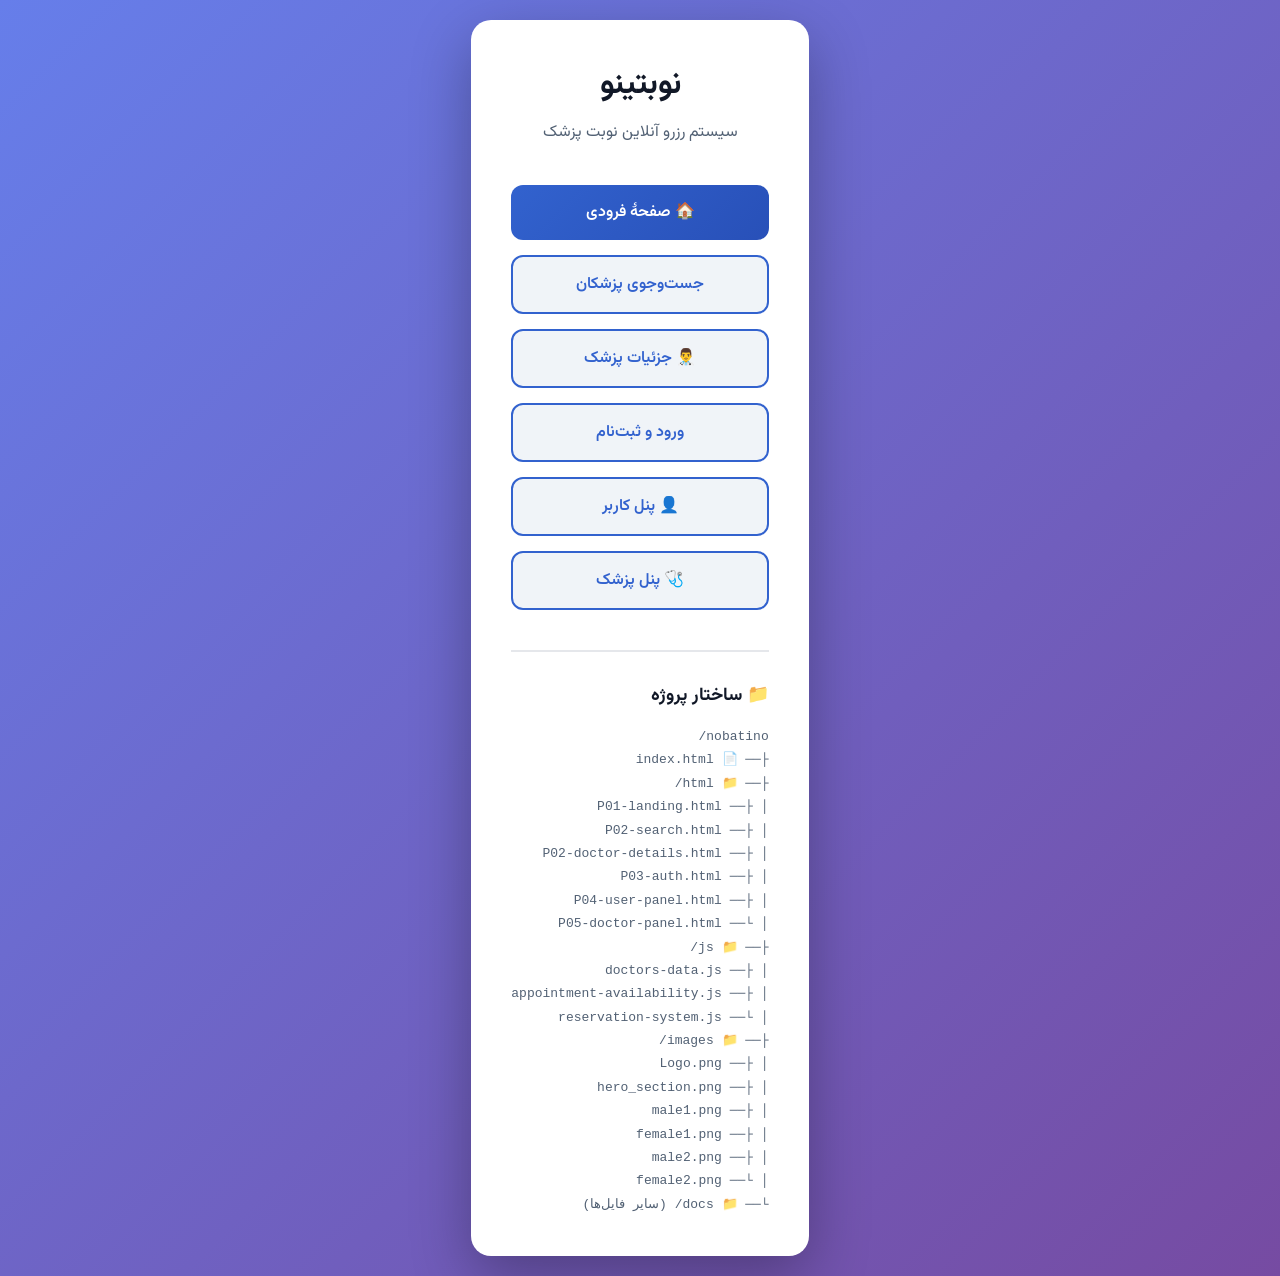
<file: index.html>
<!DOCTYPE html>
<html lang="fa" dir="rtl">
<head>
	<meta charset="UTF-8">
	<meta name="viewport" content="width=device-width, initial-scale=1.0">
	<title>نوبتینو - پروژه</title>
	<link href="https://fonts.googleapis.com/css2?family=Vazirmatn:wght@400;500;600;700&display=swap" rel="stylesheet">
	<style>
		* {
			margin: 0;
			padding: 0;
			box-sizing: border-box;
		}

		body {
			font-family: 'Vazirmatn', system-ui, sans-serif;
			background: linear-gradient(135deg, #667eea 0%, #764ba2 100%);
			min-height: 100vh;
			display: flex;
			justify-content: center;
			align-items: center;
			padding: 20px;
		}

		.container {
			background: white;
			border-radius: 20px;
			padding: 40px;
			max-width: 500px;
			box-shadow: 0 20px 60px rgba(0, 0, 0, 0.3);
			text-align: center;
		}

		h1 {
			color: #111827;
			font-size: 32px;
			margin-bottom: 10px;
		}

		.subtitle {
			color: #526174;
			font-size: 16px;
			margin-bottom: 40px;
		}

		.links-section {
			display: flex;
			flex-direction: column;
			gap: 15px;
		}

		.link-btn {
			display: block;
			padding: 15px 30px;
			background: linear-gradient(135deg, #3262CE 0%, #2850B8 100%);
			color: white;
			text-decoration: none;
			border-radius: 12px;
			font-weight: 600;
			font-size: 16px;
			transition: all 0.3s ease;
			border: none;
			cursor: pointer;
		}

		.link-btn:hover {
			transform: translateY(-2px);
			box-shadow: 0 10px 20px rgba(50, 98, 206, 0.3);
		}

		.link-btn.secondary {
			background: #f0f4f8;
			color: #3262CE;
			border: 2px solid #3262CE;
		}

		.link-btn.secondary:hover {
			background: #e7f0fb;
		}

		.folder-structure {
			margin-top: 40px;
			padding-top: 30px;
			border-top: 2px solid #e5e7eb;
			text-align: right;
		}

		.folder-structure h3 {
			color: #111827;
			font-size: 18px;
			margin-bottom: 15px;
		}

		.folder-tree {
			font-family: 'Courier New', monospace;
			color: #526174;
			font-size: 13px;
			line-height: 1.8;
			text-align: right;
		}

		.folder-icon {
			margin-left: 5px;
		}
	</style>
	<link rel="stylesheet" href="css/P03-account.css">
	<script src="js/P03-session.js"></script>
</head>
<body>
	<div class="container">
		<div class="p03-account p03-index-account" data-p03-account hidden></div>
		<h1>نوبتینو</h1>
		<p class="subtitle">سیستم رزرو آنلاین نوبت پزشک</p>

		<div class="links-section">
			<a href="html/P01-landing.html" class="link-btn">
				🏠 صفحهٔ فرودی
			</a>
			<a href="html/P02-search.html" class="link-btn secondary">جست‌وجوی پزشکان</a>
			<a href="html/P02-doctor-details.html?id=doctor-001" class="link-btn secondary">
				👨‍⚕️ جزئیات پزشک
			</a>
			<a href="html/P03-auth.html" class="link-btn secondary" data-p03-auth="login" data-p03-guest>
				ورود و ثبت‌نام
			</a>
			<a href="html/P04-user-panel.html" class="link-btn secondary">
				👤 پنل کاربر
			</a>
			<a href="html/P05-doctor-panel.html" class="link-btn secondary">
				🩺 پنل پزشک
			</a>
		</div>

		<div class="folder-structure">
			<h3>📁 ساختار پروژه</h3>
			<div class="folder-tree">
				nobatino/<br>
				├── 📄 index.html<br>
				├── 📁 html/<br>
				│   ├── P01-landing.html<br>
				│   ├── P02-search.html<br>
				│   ├── P02-doctor-details.html<br>
				│   ├── P03-auth.html<br>
				│   ├── P04-user-panel.html<br>
				│   └── P05-doctor-panel.html<br>
				├── 📁 js/<br>
				│   ├── doctors-data.js<br>
				│   ├── appointment-availability.js<br>
				│   └── reservation-system.js<br>
				├── 📁 images/<br>
				│   ├── Logo.png<br>
				│   ├── hero_section.png<br>
				│   ├── male1.png<br>
				│   ├── female1.png<br>
				│   ├── male2.png<br>
				│   └── female2.png<br>
				└── 📁 docs/ (سایر فایل‌ها)
			</div>
		</div>
	</div>
</body>
</html>
</file>
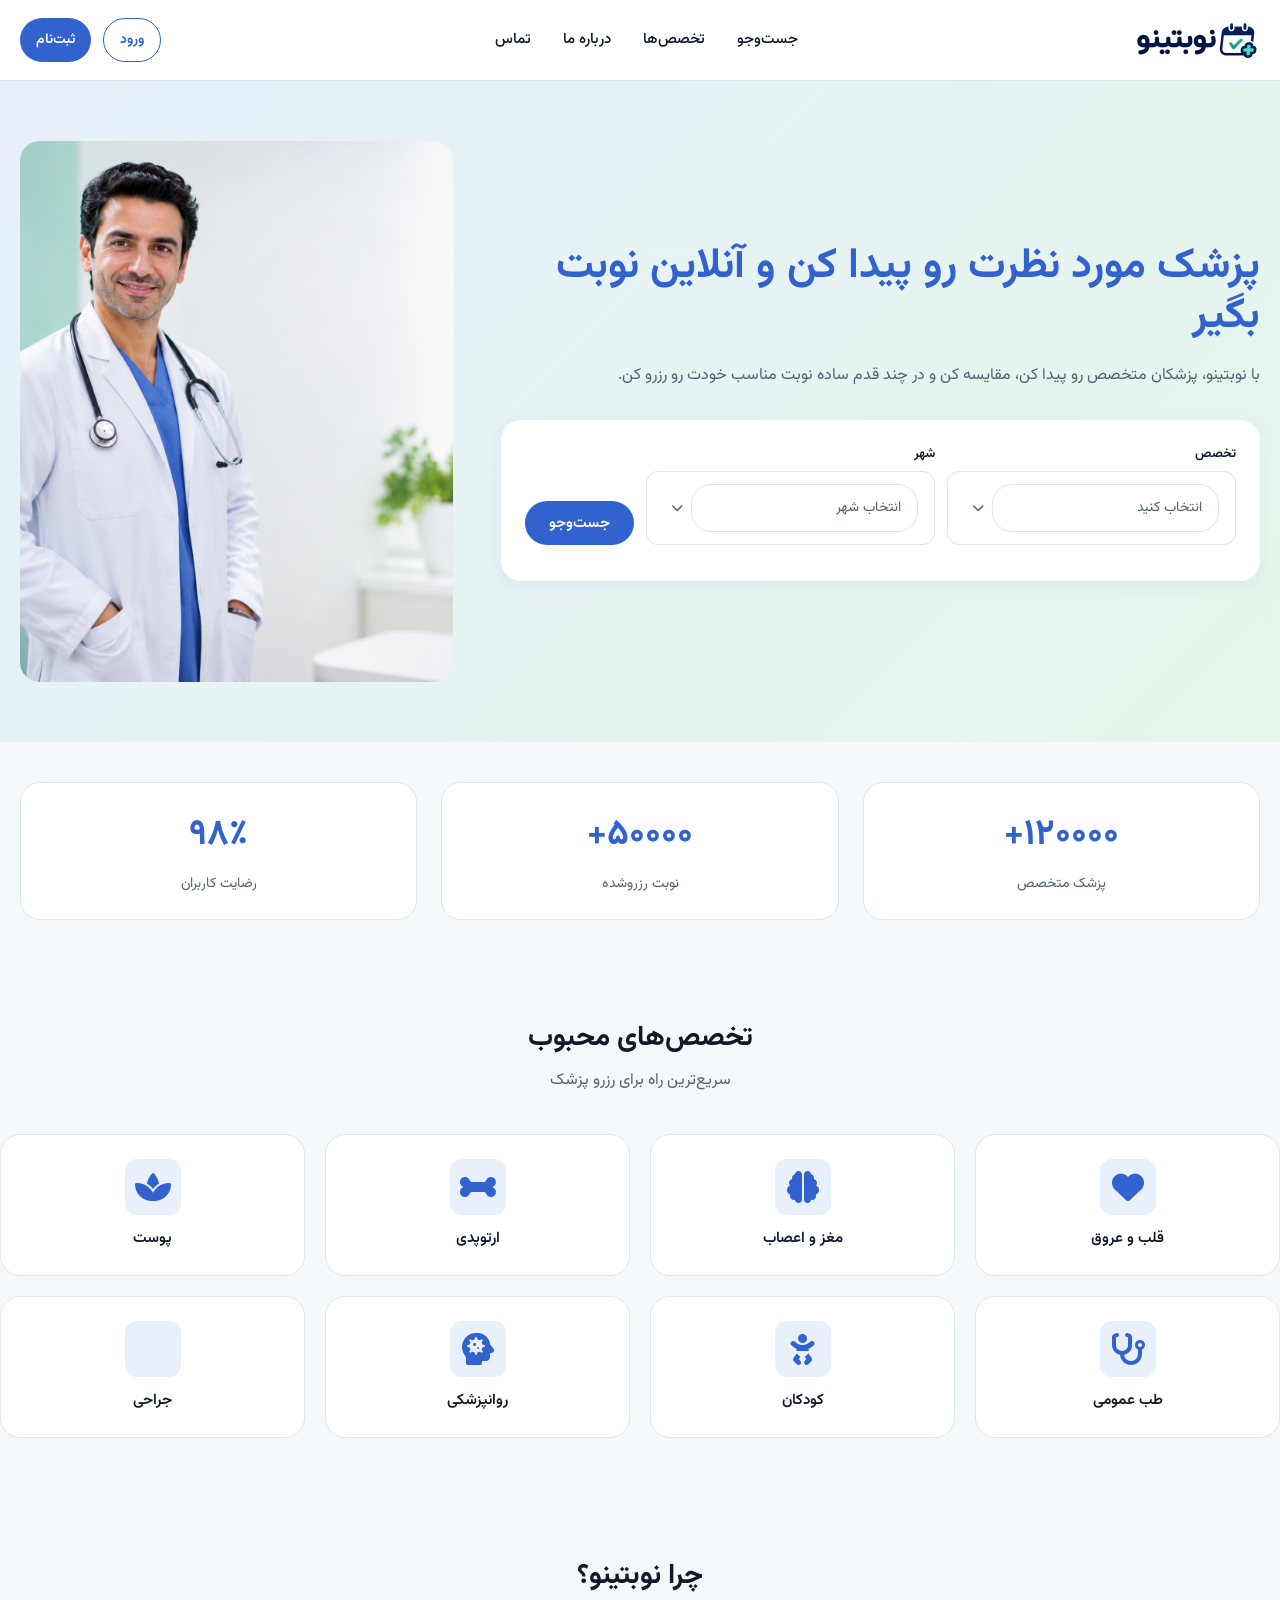
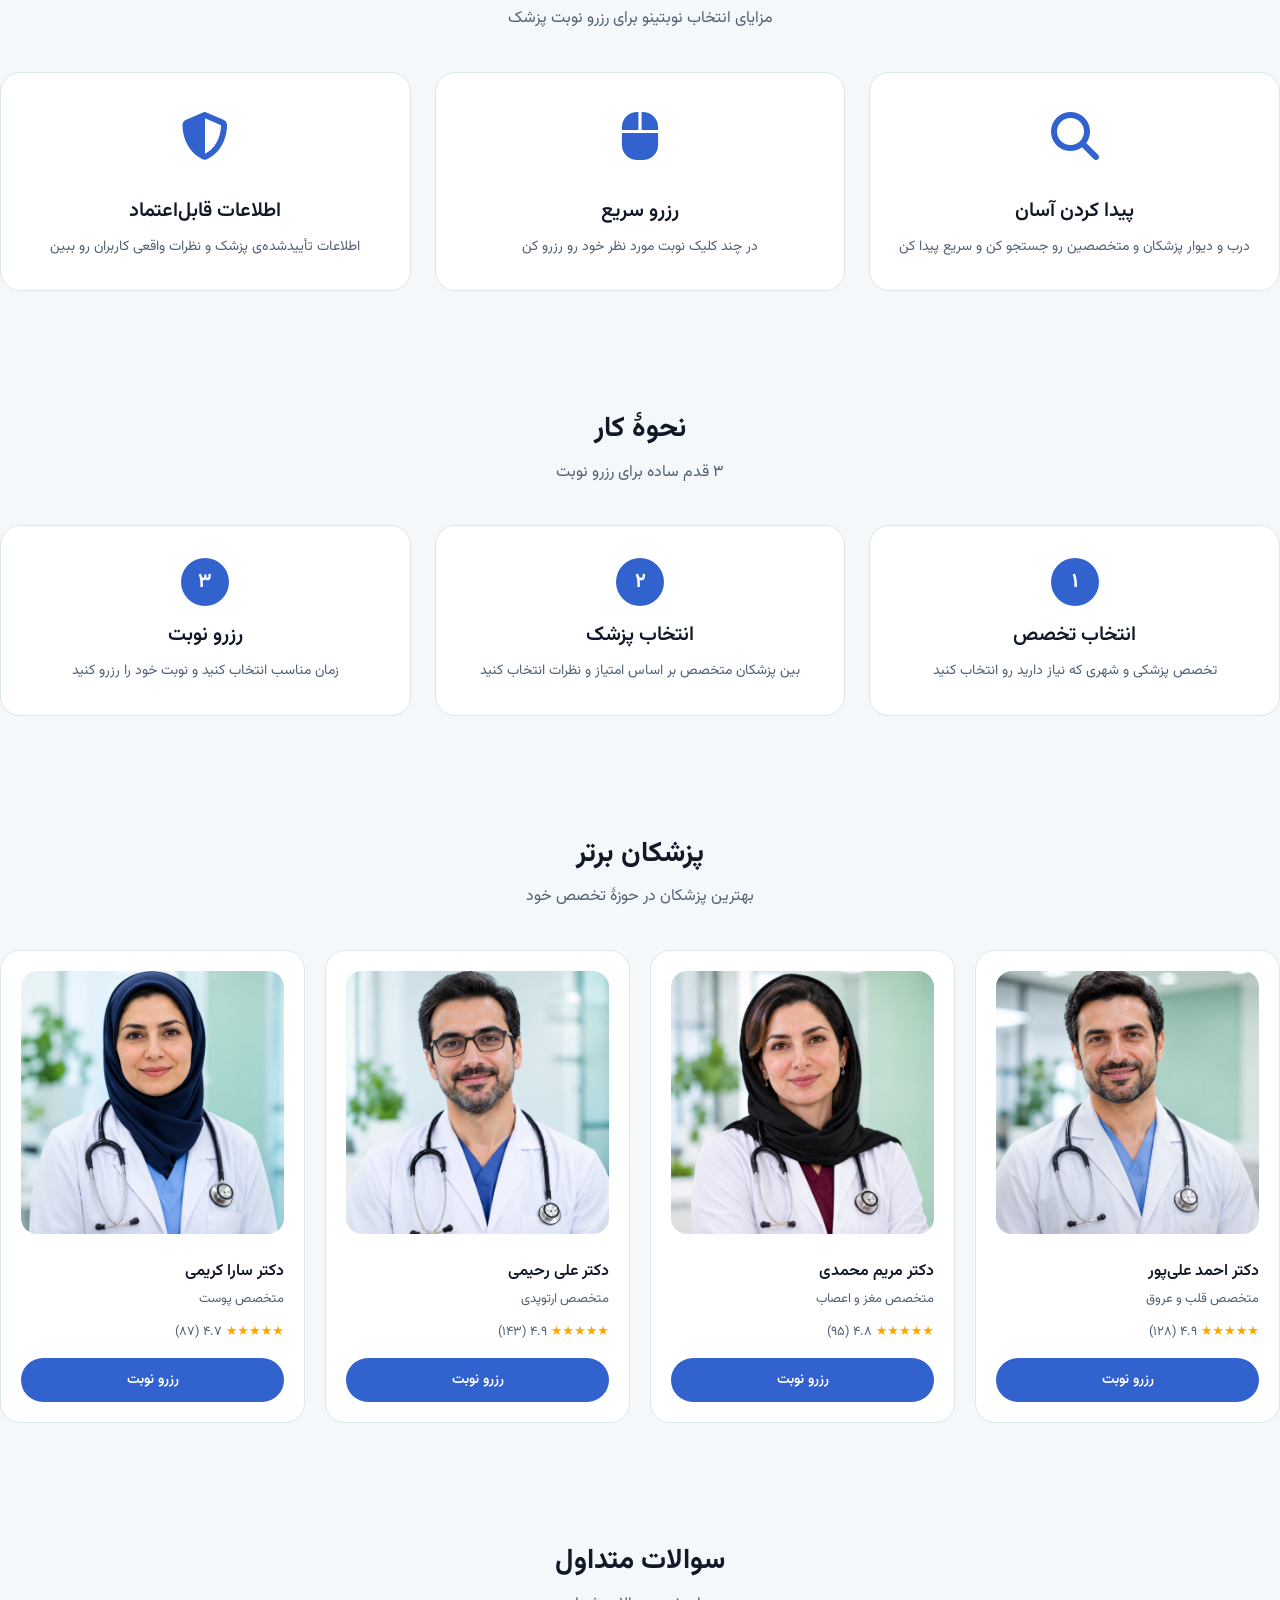
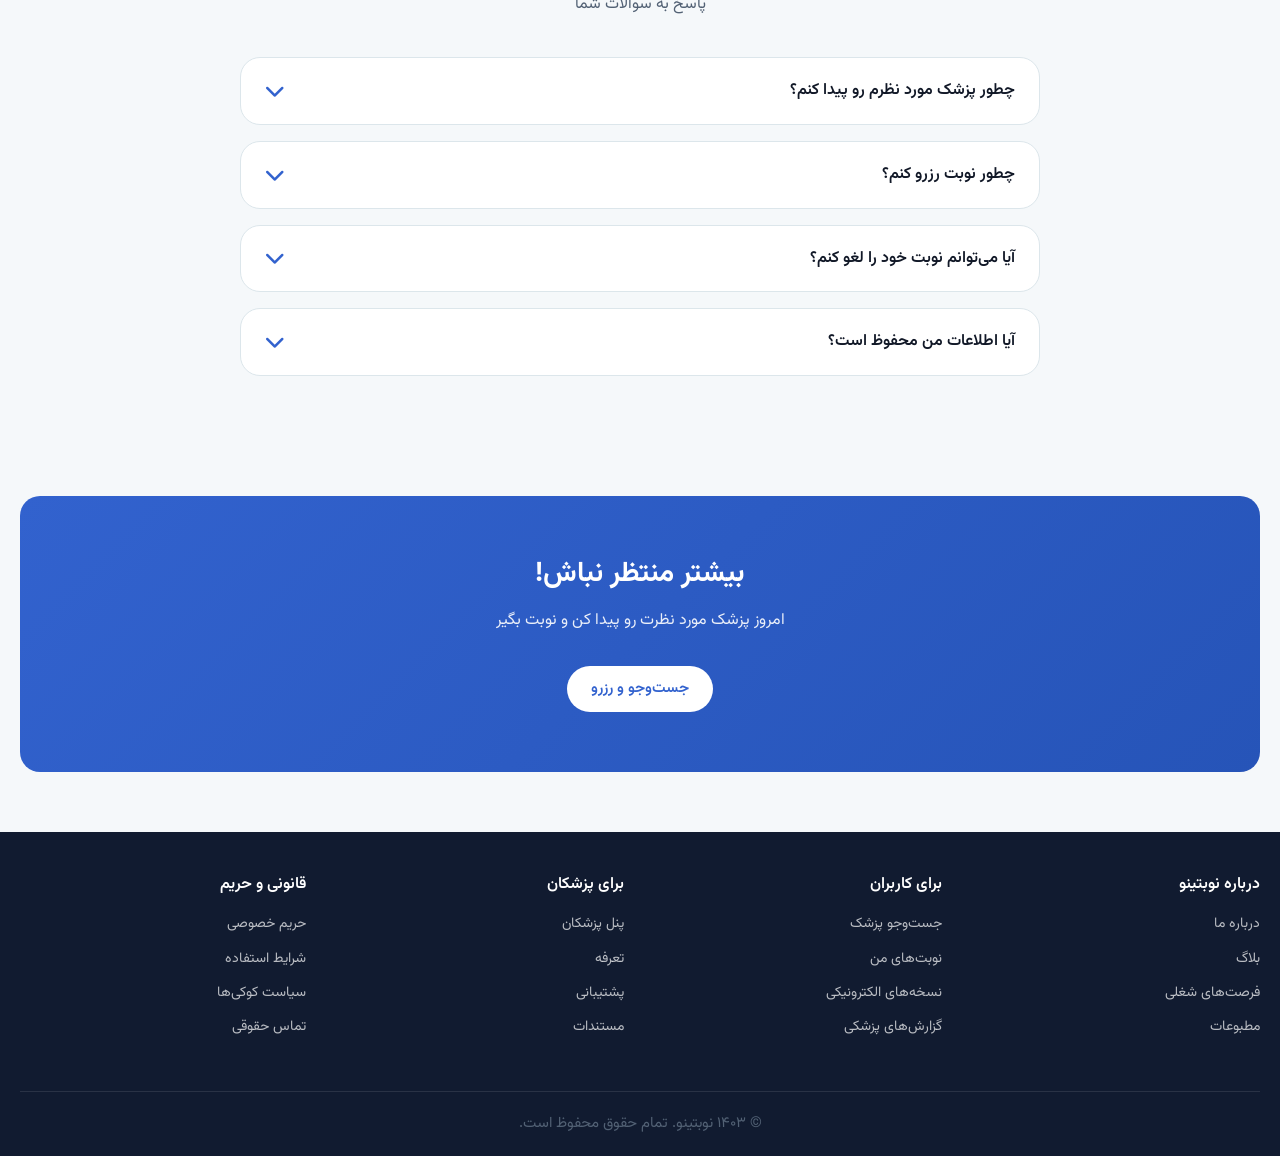
<file: html/P01-landing.html>
<!DOCTYPE html>
<html lang="fa" dir="rtl">
<head>
	<meta charset="UTF-8">
	<meta name="viewport" content="width=device-width, initial-scale=1.0">
	<meta name="description" content="نوبتینو - رزرو آنلاین نوبت پزشک. پزشک مورد نظرت رو پیدا کن و آنلاین نوبت بگیر">
	<title>نوبتینو - رزرو آنلاین نوبت پزشک</title>
	<link href="https://fonts.googleapis.com/css2?family=Inter:wght@400;500;600;700&family=Vazirmatn:wght@400;500;600;700&display=swap" rel="stylesheet">
	<link rel="stylesheet" href="https://cdnjs.cloudflare.com/ajax/libs/font-awesome/6.4.0/css/all.min.css">
	<style>
		/* Design System */
		:root {
			--primary: #3262CE;
			--primary-light: #E7F0FB;
			--dark: #111B30;
			--text-primary: #111827;
			--text-secondary: #526174;
			--bg: #F5F8FA;
			--card-bg: #FAFDFE;
			--border: #DCE6EB;
			--mint: #E6F6EB;
			--blue-light: #E7F0FB;
			--success: #10B981;
			--white: #FFFFFF;
			--shadow-sm: 0 1px 2px rgba(0, 0, 0, 0.05);
			--shadow: 0 4px 16px rgba(50, 98, 206, 0.08);
			--shadow-lg: 0 8px 24px rgba(50, 98, 206, 0.12);
		}

		* {
			margin: 0;
			padding: 0;
			box-sizing: border-box;
		}

		html, body {
			height: 100%;
		}

		body {
			background-color: var(--bg);
			color: var(--text-primary);
			font-family: 'Vazirmatn', system-ui, sans-serif;
			font-size: 16px;
			line-height: 1.6;
		}

		html {
			scroll-behavior: smooth;
		}

		@media (prefers-reduced-motion: reduce) {
			html {
				scroll-behavior: auto;
			}
		}

		/* Scroll margin offset for sticky header - 80px accounts for header height */
		#search,
		#specialties,
		#about,
		#contact {
			scroll-margin-top: 80px;
		}

		/* Typography */
		h1 {
			font-size: 42px;
			font-weight: 700;
			line-height: 1.2;
			margin-bottom: 16px;
		}

		h2 {
			font-size: 28px;
			font-weight: 700;
			line-height: 1.3;
			margin-bottom: 12px;
			color: var(--text-primary);
		}

		h3 {
			font-size: 20px;
			font-weight: 600;
			line-height: 1.3;
			margin-bottom: 8px;
			color: var(--text-primary);
		}

		h4 {
			font-size: 16px;
			font-weight: 600;
			margin-bottom: 8px;
		}

		p {
			font-size: 15px;
			color: var(--text-secondary);
			line-height: 1.6;
		}

		a {
			color: var(--primary);
			text-decoration: none;
		}

		a:hover {
			text-decoration: underline;
		}

		/* Container */
		.container {
			max-width: 1280px;
			margin: 0 auto;
			padding: 0 20px;
		}

		/* Header */
		header {
			background: var(--white);
			border-bottom: 1px solid var(--border);
			position: sticky;
			top: 0;
			z-index: 100;
		}

		.header-content {
			display: flex;
			align-items: center;
			justify-content: space-between;
			padding: 16px 0;
		}

		.logo {
			display: flex;
			align-items: center;
			gap: 12px;
			font-size: 20px;
			font-weight: 700;
			color: var(--primary);
		}

		.logo img {
			height: 48px;
			width: auto;
		}

		.nav-desktop {
			display: flex;
			align-items: center;
			gap: 32px;
			flex: 1;
			justify-content: center;
		}

		.nav-desktop a {
			font-size: 15px;
			color: var(--text-primary);
			transition: color 0.2s;
			font-weight: 500;
		}

		.nav-desktop a:hover {
			color: var(--primary);
			text-decoration: none;
		}

		.auth-buttons {
			display: flex;
			gap: 12px;
			align-items: center;
		}

		.auth-buttons .btn {
			line-height: normal;
			text-decoration: none;
		}

		.btn {
			display: inline-flex;
			align-items: center;
			justify-content: center;
			gap: 8px;
			padding: 11px 24px;
			border-radius: 999px;
			font-size: 15px;
			font-weight: 600;
			border: none;
			cursor: pointer;
			transition: all 0.2s;
			font-family: 'Vazirmatn', system-ui, sans-serif;
			min-height: 44px;
		}

		.btn-primary {
			background-color: var(--primary);
			color: var(--white);
		}

		.btn-primary:hover {
			background-color: #2654b8;
			box-shadow: var(--shadow);
		}

		.btn-secondary {
			background-color: transparent;
			color: var(--primary);
			border: 1.5px solid var(--primary);
		}

		.btn-secondary:hover {
			background-color: var(--primary-light);
		}

		.btn-small {
			padding: 8px 16px;
			font-size: 14px;
		}

		/* Custom Dropdowns */
		.custom-dropdown {
			position: relative;
			width: 100%;
		}

		.dropdown-trigger {
			display: flex;
			align-items: center;
			justify-content: space-between;
			width: 100%;
			padding: 0;
			border: 1px solid var(--border);
			border-radius: 12px;
			background: var(--white);
			cursor: pointer;
			transition: all 0.2s;
			min-height: 44px;
			font-weight: 500;
			color: var(--text-primary);
			font-family: 'Vazirmatn', system-ui, sans-serif;
			font-size: 15px;
		}

		.dropdown-trigger-wrapper {
			display: flex;
			align-items: center;
			justify-content: space-between;
			padding: 12px 16px;
			width: 100%;
			cursor: text;
			gap: 8px;
		}

		.dropdown-trigger-input {
			flex: 1;
			border: none;
			outline: none;
			background: transparent;
			font-family: 'Vazirmatn', system-ui, sans-serif;
			font-size: 15px;
			color: var(--text-primary);
			text-align: right;
			padding: 0;
		}

		.dropdown-trigger-input::placeholder {
			color: var(--text-secondary);
		}

		.dropdown-trigger:hover {
			border-color: var(--primary);
		}

		.dropdown-trigger:focus-within {
			outline: none;
			border-color: var(--primary);
		}

		.dropdown-trigger.active {
			border-color: var(--primary);
		}

		.dropdown-icon {
			color: var(--text-secondary);
			font-size: 12px;
			transition: transform 0.2s;
			margin-left: 8px;
		}

		.dropdown-trigger.active .dropdown-icon {
			transform: rotate(180deg);
		}

		.dropdown-trigger-icons {
			display: flex;
			align-items: center;
			gap: 8px;
		}

		.dropdown-search-icon-trigger {
			color: var(--text-secondary);
			font-size: 14px;
			cursor: default;
			pointer-events: none;
		}

		.dropdown-menu {
			display: none;
			position: fixed;
			background: var(--white);
			border: 1px solid var(--border);
			border-radius: 16px;
			box-shadow: var(--shadow-lg);
			z-index: 1000;
			min-width: 280px;
			max-width: 100%;
			max-height: 400px;
			overflow-y: auto;
		}

		.dropdown-menu.active {
			display: flex;
			flex-direction: column;
		}

		.dropdown-list {
			max-height: 100%;
			overflow-y: auto;
			padding: 8px 0;
		}

		.dropdown-item {
			padding: 12px 16px;
			cursor: pointer;
			transition: all 0.15s;
			color: var(--text-primary);
			font-weight: 500;
			display: flex;
			justify-content: space-between;
			align-items: center;
		}

		.dropdown-item:hover {
			background: var(--primary-light);
			color: var(--primary);
		}

		.dropdown-item.selected {
			background: var(--primary-light);
			color: var(--primary);
		}

		.dropdown-item.selected::after {
			content: '✓';
			font-weight: 700;
			color: var(--primary);
		}

		.dropdown-empty {
			padding: 20px 16px;
			text-align: center;
			color: var(--text-secondary);
			font-size: 14px;
		}

		.dropdown-trigger input[type="hidden"] {
			display: none;
		}

		/* Mobile Menu */
		.menu-toggle {
			display: none;
			background: none;
			border: none;
			font-size: 24px;
			cursor: pointer;
			color: var(--text-primary);
		}

		.nav-mobile {
			display: none;
			position: absolute;
			top: 100%;
			left: 0;
			right: 0;
			background: var(--white);
			border-bottom: 1px solid var(--border);
			flex-direction: column;
			padding: 16px 20px;
			gap: 12px;
		}

		.nav-mobile.active {
			display: flex;
		}

		@media (max-width: 768px) {
			.nav-desktop {
				display: none;
			}

			.menu-toggle {
				display: block;
				position: relative;
			}

			.menu-toggle::after {
				content: '';
				position: absolute;
				top: 50%;
				left: 50%;
				width: 44px;
				height: 44px;
				transform: translate(-50%, -50%);
			}

			.header-content:has(> .p03-account:not([hidden])) > .menu-toggle {
				margin-inline-start: auto;
				margin-inline-end: 20px;
			}

			.nav-mobile a {
				color: var(--text-primary);
				font-weight: 500;
				padding: 12px 0;
				border-bottom: 1px solid var(--border);
			}

			.nav-mobile a:last-child {
				border-bottom: none;
			}
		}

		/* Hero Section */
		.hero {
			padding: 60px 0;
			background: linear-gradient(135deg, var(--primary-light) 0%, var(--mint) 100%);
		}

		.hero-content {
			display: grid;
			grid-template-columns: 1fr 1fr;
			gap: 48px;
			align-items: center;
		}

		.hero-left h1 {
			color: var(--primary);
			margin-bottom: 20px;
		}

		.hero-left > p {
			font-size: 16px;
			margin-bottom: 32px;
			color: var(--text-secondary);
		}

		.search-card {
			background: var(--white);
			border-radius: 20px;
			padding: 24px;
			box-shadow: var(--shadow);
			margin-top: 20px;
		}

		.search-row {
			display: grid;
			grid-template-columns: 1fr 1fr auto;
			gap: 12px;
			margin-bottom: 12px;
		}

		.search-field {
			display: flex;
			flex-direction: column;
			gap: 6px;
		}

		.search-field label {
			font-size: 13px;
			font-weight: 600;
			color: var(--text-primary);
		}

		.search-field input,
		.search-field select {
			padding: 12px 16px;
			border: 1px solid var(--border);
			border-radius: 20px;
			font-size: 14px;
			font-family: 'Vazirmatn', system-ui, sans-serif;
			background-color: var(--white);
			color: var(--text-primary);
			transition: all 0.2s;
		}

		.search-field input:focus,
		.search-field select:focus {
			outline: 2px solid var(--primary);
			outline-offset: 0;
			border-color: var(--primary);
		}

		.search-btn-container {
			display: flex;
			align-items: flex-end;
		}

		.search-btn-container .btn {
			width: 100%;
			height: 44px;
		}

		@media (max-width: 768px) {
			.search-row {
				grid-template-columns: 1fr;
				gap: 16px;
			}

			.search-btn-container {
				align-items: stretch;
			}

			.search-btn-container .btn {
				height: 48px;
			}

			.dropdown-menu {
				max-height: 250px !important;
				min-width: 0;
				max-width: 90vw;
			}
		}

		.hero-right {
			display: flex;
			align-items: center;
			justify-content: center;
		}

		.hero-image {
			width: 100%;
			max-width: 400px;
			height: auto;
			object-fit: cover;
			border-radius: 24px;
		}

		@media (max-width: 1024px) {
			.hero-content {
				grid-template-columns: 1fr;
				gap: 32px;
			}

			.hero {
				padding: 40px 0;
			}

			h1 {
				font-size: 32px;
			}

			.hero-right {
				display: none;
			}

			.search-row {
				grid-template-columns: 1fr;
			}

			.search-btn-container {
				display: flex;
			}
		}

		/* Stats Section */
		.stats {
			padding: 40px 0;
			display: grid;
			grid-template-columns: repeat(3, 1fr);
			gap: 24px;
		}

		.stat-card {
			background: var(--white);
			border: 1px solid var(--border);
			border-radius: 20px;
			padding: 24px;
			text-align: center;
		}

		.stat-number {
			font-size: 36px;
			font-weight: 700;
			color: var(--primary);
			margin-bottom: 8px;
		}

		.stat-label {
			font-size: 14px;
			color: var(--text-secondary);
		}

		@media (max-width: 768px) {
			.stats {
				grid-template-columns: 1fr;
			}
		}

		/* Section */
		.section {
			padding: 60px 0;
		}

		.section-title {
			text-align: center;
			margin-bottom: 40px;
		}

		.section-title h2 {
			margin-bottom: 12px;
		}

		.section-title p {
			font-size: 16px;
			color: var(--text-secondary);
		}

		/* Specialties */
		.specialties-grid {
			display: grid;
			grid-template-columns: repeat(4, 1fr);
			gap: 20px;
		}

		.specialty-card {
			background: var(--white);
			border: 1px solid var(--border);
			border-radius: 20px;
			padding: 24px;
			text-align: center;
			cursor: pointer;
			transition: all 0.2s;
			display: flex;
			flex-direction: column;
			align-items: center;
			gap: 12px;
		}

		.specialty-card:hover {
			border-color: var(--primary);
			box-shadow: var(--shadow);
			transform: translateY(-4px);
		}

		.specialty-icon {
			font-size: 32px;
			color: var(--primary);
			width: 56px;
			height: 56px;
			display: flex;
			align-items: center;
			justify-content: center;
			background: var(--primary-light);
			border-radius: 12px;
		}

		.specialty-name {
			font-size: 15px;
			font-weight: 600;
			color: var(--text-primary);
		}

		@media (max-width: 1024px) {
			.specialties-grid {
				grid-template-columns: repeat(3, 1fr);
			}
		}

		@media (max-width: 768px) {
			.specialties-grid {
				grid-template-columns: repeat(2, 1fr);
			}
		}

		/* Benefits Section */
		.benefits-grid {
			display: grid;
			grid-template-columns: repeat(3, 1fr);
			gap: 24px;
		}

		.benefit-card {
			background: var(--white);
			border: 1px solid var(--border);
			border-radius: 20px;
			padding: 32px 24px;
			text-align: center;
		}

		.benefit-icon {
			font-size: 48px;
			margin-bottom: 16px;
			color: var(--primary);
		}

		.benefit-card h3 {
			margin-bottom: 12px;
		}

		.benefit-card p {
			font-size: 14px;
		}

		@media (max-width: 768px) {
			.benefits-grid {
				grid-template-columns: 1fr;
			}
		}

		/* How It Works */
		.steps-grid {
			display: grid;
			grid-template-columns: repeat(3, 1fr);
			gap: 24px;
		}

		.step-card {
			background: var(--white);
			border: 1px solid var(--border);
			border-radius: 20px;
			padding: 32px 24px;
			text-align: center;
			position: relative;
		}

		.step-number {
			width: 48px;
			height: 48px;
			background: var(--primary);
			color: var(--white);
			border-radius: 999px;
			display: flex;
			align-items: center;
			justify-content: center;
			font-size: 20px;
			font-weight: 700;
			margin: 0 auto 16px;
		}

		.step-card h3 {
			margin-bottom: 12px;
		}

		.step-card p {
			font-size: 14px;
		}

		@media (max-width: 768px) {
			.steps-grid {
				grid-template-columns: 1fr;
			}
		}

		/* Doctors Section */
		.doctors-grid {
			display: grid;
			grid-template-columns: repeat(4, 1fr);
			gap: 20px;
		}

		.doctor-card {
			background: var(--white);
			border: 1px solid var(--border);
			border-radius: 20px;
			padding: 20px;
			transition: all 0.2s;
			overflow: hidden;
		}

		.doctor-card:hover {
			box-shadow: var(--shadow-lg);
			transform: translateY(-4px);
		}

		.doctor-image {
			width: 100%;
			aspect-ratio: 1;
			object-fit: cover;
			border-radius: 16px;
			margin-bottom: 16px;
		}

		.doctor-name {
			font-size: 16px;
			font-weight: 600;
			margin-bottom: 4px;
			color: var(--text-primary);
		}

		.doctor-specialty {
			font-size: 13px;
			color: var(--text-secondary);
			margin-bottom: 12px;
		}

		.doctor-rating {
			display: flex;
			align-items: center;
			gap: 4px;
			font-size: 13px;
			margin-bottom: 16px;
			color: var(--text-secondary);
		}

		.doctor-rating .stars {
			color: #FFA500;
		}

		.doctor-btn {
			width: 100%;
		}

		@media (max-width: 1024px) {
			.doctors-grid {
				grid-template-columns: repeat(3, 1fr);
			}
		}

		@media (max-width: 768px) {
			.doctors-grid {
				grid-template-columns: repeat(2, 1fr);
			}
		}

		@media (max-width: 480px) {
			.doctors-grid {
				grid-template-columns: 1fr;
			}
		}

		/* FAQ Section */
		.faq-grid {
			display: grid;
			grid-template-columns: 1fr;
			gap: 16px;
			max-width: 800px;
			margin: 0 auto;
		}

		.faq-item {
			background: var(--white);
			border: 1px solid var(--border);
			border-radius: 20px;
			overflow: hidden;
		}

		.faq-header {
			padding: 20px 24px;
			cursor: pointer;
			display: flex;
			justify-content: space-between;
			align-items: center;
			transition: background 0.2s;
			font-weight: 600;
		}

		.faq-header:hover {
			background: var(--primary-light);
		}

		.faq-toggle {
			color: var(--primary);
			transition: transform 0.2s;
			font-size: 20px;
		}

		.faq-toggle.active {
			transform: rotate(-180deg);
		}

		.faq-content {
			max-height: 0;
			overflow: hidden;
			transition: max-height 0.2s;
			padding: 0 24px;
		}

		.faq-content.active {
			max-height: 500px;
			padding: 0 24px 20px;
		}

		.faq-answer {
			font-size: 14px;
			color: var(--text-secondary);
			line-height: 1.6;
		}

		/* CTA Section */
		.cta-section {
			background: linear-gradient(135deg, var(--primary) 0%, #2654b8 100%);
			color: var(--white);
			padding: 60px 20px;
			text-align: center;
			border-radius: 20px;
			margin: 60px 0;
		}

		.cta-section h2 {
			color: var(--white);
			margin-bottom: 16px;
		}

		.cta-section p {
			color: rgba(255, 255, 255, 0.9);
			margin-bottom: 32px;
			font-size: 16px;
		}

		.cta-section .btn {
			background: var(--white);
			color: var(--primary);
			text-decoration: none;
		}

		.cta-section .btn:hover {
			background: rgba(255, 255, 255, 0.95);
		}

		/* Footer */
		footer {
			background: var(--dark);
			color: var(--white);
			padding: 40px 0 20px;
			margin-top: 60px;
		}

		.footer-content {
			display: grid;
			grid-template-columns: repeat(4, 1fr);
			gap: 32px;
			margin-bottom: 40px;
		}

		.footer-section h4 {
			color: var(--white);
			margin-bottom: 16px;
		}

		.footer-section a {
			display: block;
			color: rgba(255, 255, 255, 0.7);
			font-size: 14px;
			margin-bottom: 12px;
			transition: color 0.2s;
		}

		.footer-section a:hover {
			color: var(--white);
			text-decoration: none;
		}

		.footer-bottom {
			border-top: 1px solid rgba(255, 255, 255, 0.1);
			padding-top: 20px;
			text-align: center;
			font-size: 13px;
			color: rgba(255, 255, 255, 0.6);
		}

		@media (max-width: 768px) {
			.footer-content {
				grid-template-columns: repeat(2, 1fr);
			}
		}

		/* Accessibility */
		@media (prefers-reduced-motion: reduce) {
			* {
				animation-duration: 0.01ms !important;
				animation-iteration-count: 1 !important;
				transition-duration: 0.01ms !important;
			}
		}

		:focus {
			outline: 2px solid var(--primary);
			outline-offset: 2px;
		}

		:focus:not(:focus-visible) {
			outline: none;
		}

		@media (max-width: 768px) {
			h1 {
				font-size: 28px;
			}

			h2 {
				font-size: 22px;
			}

			.section {
				padding: 40px 0;
			}

			.hero {
				padding: 40px 0;
			}

			.search-card {
				margin-top: 16px;
			}
		}

		@media (max-width: 359px) {
			.logo img { height: 40px; }
			.auth-buttons { gap: 8px; }
			.auth-buttons .btn { padding-inline: 12px; }
			.hero-content, .search-row { grid-template-columns: minmax(0, 1fr); }
			.dropdown-trigger-input { min-width: 0; }
		}
	</style>
	<link rel="stylesheet" href="../css/P03-account.css">
	<script src="../js/P03-session.js"></script>
</head>
<body>
	<!-- Header -->
	<header>
		<div class="container">
			<div class="header-content">
				<div class="logo">
					<img src="../images/Logo.png" alt="نوبتینو لوگو">
				</div>

				<nav class="nav-desktop">
					<a href="P02-search.html">جست‌وجو</a>
					<a href="#specialties">تخصص‌ها</a>
					<a href="#about">درباره ما</a>
					<a href="#contact">تماس</a>
				</nav>

				<div class="auth-buttons" data-p03-guest>
					<a class="btn btn-secondary btn-small" href="P03-auth.html" data-p03-auth="login">ورود</a>
					<a class="btn btn-primary btn-small" href="P03-auth.html?mode=register" data-p03-auth="register">ثبت‌نام</a>
				</div>
				<button class="menu-toggle" id="menuToggle" type="button" aria-label="منوی سایت" aria-controls="navMobile" aria-expanded="false">
					<i class="fas fa-bars" aria-hidden="true"></i>
				</button>
				<div class="p03-account" data-p03-account hidden></div>
			</div>

			<nav class="nav-mobile" id="navMobile">
				<a href="P02-search.html">جست‌وجو</a>
				<a href="#specialties">تخصص‌ها</a>
				<a href="#about">درباره ما</a>
				<a href="#contact">تماس</a>
			</nav>
		</div>
	</header>

	<!-- Hero Section -->
	<section id="search" class="hero">
		<div class="container">
			<div class="hero-content">
				<div class="hero-left">
					<h1>پزشک مورد نظرت رو پیدا کن و آنلاین نوبت بگیر</h1>
					<p>با نوبتینو، پزشکان متخصص رو پیدا کن، مقایسه کن و در چند قدم ساده نوبت مناسب خودت رو رزرو کن.</p>

					<div class="search-card">
						<div class="search-row">
							<div class="search-field">
								<label>تخصص</label>
								<div class="custom-dropdown" id="specialty-dropdown">
									<div class="dropdown-trigger" role="button" tabindex="0">
										<div class="dropdown-trigger-wrapper">
											<input type="text" class="dropdown-trigger-input" placeholder="انتخاب کنید" autocomplete="off">
											<div class="dropdown-trigger-icons">
												<i class="fas fa-search dropdown-search-icon-trigger" style="display: none;"></i>
												<i class="fas fa-chevron-down dropdown-icon"></i>
											</div>
										</div>
									</div>
									<div class="dropdown-menu">
										<div class="dropdown-list">
											<div class="dropdown-item" data-value="cardiology">قلب و عروق</div>
											<div class="dropdown-item" data-value="neurology">مغز و اعصاب</div>
											<div class="dropdown-item" data-value="orthopedic">ارتوپدی</div>
											<div class="dropdown-item" data-value="dermatology">پوست</div>
											<div class="dropdown-item" data-value="general">طب عمومی</div>
											<div class="dropdown-item" data-value="pediatric">کودکان</div>
											<div class="dropdown-item" data-value="psychiatry">روانپزشکی</div>
											<div class="dropdown-item" data-value="surgery">جراحی</div>
										</div>
									</div>
									<input type="hidden" id="specialty" value="">
								</div>
							</div>

							<div class="search-field">
								<label>شهر</label>
								<div class="custom-dropdown" id="city-dropdown">
									<div class="dropdown-trigger" role="button" tabindex="0">
										<div class="dropdown-trigger-wrapper">
											<input type="text" class="dropdown-trigger-input" placeholder="انتخاب شهر" autocomplete="off">
											<div class="dropdown-trigger-icons">
												<i class="fas fa-search dropdown-search-icon-trigger" style="display: none;"></i>
												<i class="fas fa-chevron-down dropdown-icon"></i>
											</div>
										</div>
									</div>
									<div class="dropdown-menu">
										<div class="dropdown-list" id="cities-list">
											<!-- Cities will be loaded here by JavaScript -->
										</div>
										<div class="dropdown-empty" style="display: none;">
											شهری یافت نشد
										</div>
									</div>
									<input type="hidden" id="city" value="">
								</div>
							</div>

							<div class="search-btn-container">
								<button class="btn btn-primary search-btn" type="button">جست‌وجو</button>
							</div>
						</div>
					</div>
				</div>

				<div class="hero-right">
					<img src="../images/hero_section.png" alt="تصویر قسمت معرفی" style="width: 100%; height: auto; border-radius: 20px;">
				</div>
			</div>
		</div>
	</section>

	<!-- Stats Section -->
	<section class="container">
		<div class="stats">
			<div class="stat-card">
				<div class="stat-number">۱۲۰۰۰۰+</div>
				<div class="stat-label">پزشک متخصص</div>
			</div>
			<div class="stat-card">
				<div class="stat-number">۵۰۰۰۰+</div>
				<div class="stat-label">نوبت رزرو‌شده</div>
			</div>
			<div class="stat-card">
				<div class="stat-number">۹۸٪</div>
				<div class="stat-label">رضایت کاربران</div>
			</div>
		</div>
	</section>

	<!-- Specialties Section -->
	<section id="specialties" class="section container">
		<div class="section-title">
			<h2>تخصص‌های محبوب</h2>
			<p>سریع‌ترین راه برای رزرو پزشک</p>
		</div>

		<div class="specialties-grid">
			<div class="specialty-card" onclick="selectSpecialty(this)">
				<div class="specialty-icon"><i class="fas fa-heart"></i></div>
				<div class="specialty-name">قلب و عروق</div>
			</div>

			<div class="specialty-card" onclick="selectSpecialty(this)">
				<div class="specialty-icon"><i class="fas fa-brain"></i></div>
				<div class="specialty-name">مغز و اعصاب</div>
			</div>

			<div class="specialty-card" onclick="selectSpecialty(this)">
				<div class="specialty-icon"><i class="fas fa-bone"></i></div>
				<div class="specialty-name">ارتوپدی</div>
			</div>

			<div class="specialty-card" onclick="selectSpecialty(this)">
				<div class="specialty-icon"><i class="fas fa-spa"></i></div>
				<div class="specialty-name">پوست</div>
			</div>

			<div class="specialty-card" onclick="selectSpecialty(this)">
				<div class="specialty-icon"><i class="fas fa-stethoscope"></i></div>
				<div class="specialty-name">طب عمومی</div>
			</div>

			<div class="specialty-card" onclick="selectSpecialty(this)">
				<div class="specialty-icon"><i class="fas fa-baby"></i></div>
				<div class="specialty-name">کودکان</div>
			</div>

			<div class="specialty-card" onclick="selectSpecialty(this)">
				<div class="specialty-icon"><i class="fas fa-head-side-virus"></i></div>
				<div class="specialty-name">روانپزشکی</div>
			</div>

			<div class="specialty-card" onclick="selectSpecialty(this)">
				<div class="specialty-icon"><i class="fas fa-surgical"></i></div>
				<div class="specialty-name">جراحی</div>
			</div>
		</div>
	</section>

	<!-- Why Nobatino Section -->
	<section id="about" class="section container">
		<div class="section-title">
			<h2>چرا نوبتینو؟</h2>
			<p>مزایای انتخاب نوبتینو برای رزرو نوبت پزشک</p>
		</div>

		<div class="benefits-grid">
			<div class="benefit-card">
				<div class="benefit-icon"><i class="fas fa-search"></i></div>
				<h3>پیدا کردن آسان</h3>
				<p>درب و دیوار پزشکان و متخصصین رو جستجو کن و سریع پیدا کن</p>
			</div>

			<div class="benefit-card">
				<div class="benefit-icon"><i class="fas fa-mouse"></i></div>
				<h3>رزرو سریع</h3>
				<p>در چند کلیک نوبت مورد نظر خود رو رزرو کن</p>
			</div>

			<div class="benefit-card">
				<div class="benefit-icon"><i class="fas fa-shield-alt"></i></div>
				<h3>اطلاعات قابل‌اعتماد</h3>
				<p>اطلاعات تأیید‌شده‌ی پزشک و نظرات واقعی کاربران رو ببین</p>
			</div>
		</div>
	</section>

	<!-- How It Works Section -->
	<section class="section container">
		<div class="section-title">
			<h2>نحوهٔ کار</h2>
			<p>۳ قدم ساده برای رزرو نوبت</p>
		</div>

		<div class="steps-grid">
			<div class="step-card">
				<div class="step-number">۱</div>
				<h3>انتخاب تخصص</h3>
				<p>تخصص پزشکی و شهری که نیاز دارید رو انتخاب کنید</p>
			</div>

			<div class="step-card">
				<div class="step-number">۲</div>
				<h3>انتخاب پزشک</h3>
				<p>بین پزشکان متخصص بر اساس امتیاز و نظرات انتخاب کنید</p>
			</div>

			<div class="step-card">
				<div class="step-number">۳</div>
				<h3>رزرو نوبت</h3>
				<p>زمان مناسب انتخاب کنید و نوبت خود را رزرو کنید</p>
			</div>
		</div>
	</section>

	<!-- Featured Doctors Section -->
	<section class="section container">
		<div class="section-title">
			<h2>پزشکان برتر</h2>
			<p>بهترین پزشکان در حوزهٔ تخصص خود</p>
		</div>

		<div class="doctors-grid">
			<div class="doctor-card">
				<img src="../images/male1.png" alt="دکتر احمد علی‌پور" class="doctor-image">
				<div class="doctor-name">دکتر احمد علی‌پور</div>
				<div class="doctor-specialty">متخصص قلب و عروق</div>
				<div class="doctor-rating">
					<span class="stars">★★★★★</span>
					<span>۴.۹</span>
					<span>(۱۲۸)</span>
				</div>
				<a href="P02-doctor-details.html?id=doctor-001" class="btn btn-primary btn-small doctor-btn" style="text-decoration: none;">رزرو نوبت</a>
			</div>

			<div class="doctor-card">
				<img src="../images/female1.png" alt="دکتر مریم محمدی" class="doctor-image">
				<div class="doctor-name">دکتر مریم محمدی</div>
				<div class="doctor-specialty">متخصص مغز و اعصاب</div>
				<div class="doctor-rating">
					<span class="stars">★★★★★</span>
					<span>۴.۸</span>
					<span>(۹۵)</span>
				</div>
				<a href="P02-doctor-details.html?id=doctor-002" class="btn btn-primary btn-small doctor-btn" style="text-decoration: none;">رزرو نوبت</a>
			</div>

			<div class="doctor-card">
				<img src="../images/male2.png" alt="دکتر علی رحیمی" class="doctor-image">
				<div class="doctor-name">دکتر علی رحیمی</div>
				<div class="doctor-specialty">متخصص ارتوپدی</div>
				<div class="doctor-rating">
					<span class="stars">★★★★★</span>
					<span>۴.۹</span>
					<span>(۱۴۳)</span>
				</div>
				<a href="P02-doctor-details.html?id=doctor-003" class="btn btn-primary btn-small doctor-btn" style="text-decoration: none;">رزرو نوبت</a>
			</div>

			<div class="doctor-card">
				<img src="../images/female2.png" alt="دکتر سارا کریمی" class="doctor-image">
				<div class="doctor-name">دکتر سارا کریمی</div>
				<div class="doctor-specialty">متخصص پوست</div>
				<div class="doctor-rating">
					<span class="stars">★★★★★</span>
					<span>۴.۷</span>
					<span>(۸۷)</span>
				</div>
				<a href="P02-doctor-details.html?id=doctor-004" class="btn btn-primary btn-small doctor-btn" style="text-decoration: none;">رزرو نوبت</a>
			</div>
		</div>
	</section>

	<!-- FAQ Section -->
	<section class="section container">
		<div class="section-title">
			<h2>سوالات متداول</h2>
			<p>پاسخ به سوالات شما</p>
		</div>

		<div class="faq-grid">
			<div class="faq-item">
				<div class="faq-header" onclick="toggleFaq(this)">
					<span>چطور پزشک مورد نظرم رو پیدا کنم؟</span>
					<i class="fas fa-chevron-down faq-toggle"></i>
				</div>
				<div class="faq-content">
					<p class="faq-answer">برای پیدا کردن پزشک مورد نظر، تخصص و شهر خود را انتخاب کنید، سپس از لیست پزشکان نمایش‌داده‌شده انتخاب کنید. می‌توانید اطلاعات، امتیاز و نظرات آنها را مقایسه کنید.</p>
				</div>
			</div>

			<div class="faq-item">
				<div class="faq-header" onclick="toggleFaq(this)">
					<span>چطور نوبت رزرو کنم؟</span>
					<i class="fas fa-chevron-down faq-toggle"></i>
				</div>
				<div class="faq-content">
					<p class="faq-answer">پس از انتخاب پزشک، روی دکمهٔ «رزرو نوبت» کلیک کنید. سپس زمان مناسب را انتخاب کنید و اطلاعات خود را وارد کنید تا نوبت نهایی شود.</p>
				</div>
			</div>

			<div class="faq-item">
				<div class="faq-header" onclick="toggleFaq(this)">
					<span>آیا می‌توانم نوبت خود را لغو کنم؟</span>
					<i class="fas fa-chevron-down faq-toggle"></i>
				</div>
				<div class="faq-content">
					<p class="faq-answer">بله، شما می‌توانید نوبت‌های خود را از پنل کاربر لغو کنید. لطفاً توجه داشته باشید که لغو باید حداکثر ۲۴ ساعت قبل از نوبت انجام شود.</p>
				</div>
			</div>

			<div class="faq-item">
				<div class="faq-header" onclick="toggleFaq(this)">
					<span>آیا اطلاعات من محفوظ است؟</span>
					<i class="fas fa-chevron-down faq-toggle"></i>
				</div>
				<div class="faq-content">
					<p class="faq-answer">بله، تمام اطلاعات شما بر اساس استانداردهای امنیتی بین‌المللی محفوظ است. ما از رمزگذاری و محافظ‌های امنیتی پیشرفتهٔ داده استفاده می‌کنیم.</p>
				</div>
			</div>
		</div>
	</section>

	<!-- CTA Section -->
	<div class="container">
		<section class="cta-section">
			<h2>بیشتر منتظر نباش!</h2>
			<p>امروز پزشک مورد نظرت رو پیدا کن و نوبت بگیر</p>
			<a class="btn" href="P02-search.html">جست‌وجو و رزرو</a>
		</section>
	</div>

	<!-- Footer -->
	<footer id="contact">
		<div class="container">
			<div class="footer-content">
				<div class="footer-section">
					<h4>درباره نوبتینو</h4>
					<a href="#about">درباره ما</a>
					<a href="#blog">بلاگ</a>
					<a href="#career">فرصت‌های شغلی</a>
					<a href="#press">مطبوعات</a>
				</div>

				<div class="footer-section">
					<h4>برای کاربران</h4>
					<a href="P02-search.html">جست‌وجو پزشک</a>
					<a href="#appointments">نوبت‌های من</a>
					<a href="#prescriptions">نسخه‌های الکترونیکی</a>
					<a href="#reports">گزارش‌های پزشکی</a>
				</div>

				<div class="footer-section">
					<h4>برای پزشکان</h4>
					<a href="#panel">پنل پزشکان</a>
					<a href="#pricing">تعرفه</a>
					<a href="#support">پشتیبانی</a>
					<a href="#docs">مستندات</a>
				</div>

				<div class="footer-section">
					<h4>قانونی و حریم</h4>
					<a href="#privacy">حریم خصوصی</a>
					<a href="#terms">شرایط استفاده</a>
					<a href="#cookies">سیاست کوکی‌ها</a>
					<a href="#contact">تماس حقوقی</a>
				</div>
			</div>

			<div class="footer-bottom">
				<p>&copy; ۱۴۰۳ نوبتینو. تمام حقوق محفوظ است.</p>
			</div>
		</div>
	</footer>

	<script>
		// Mobile Menu
		const menuToggle = document.getElementById('menuToggle');
		const navMobile = document.getElementById('navMobile');

		function setMobileMenu(open) {
			navMobile.classList.toggle('active', open);
			menuToggle.setAttribute('aria-expanded', String(open));
		}
		menuToggle?.addEventListener('click', () => {
			setMobileMenu(!navMobile.classList.contains('active'));
		});
		document.addEventListener('click', (event) => {
			if (navMobile.classList.contains('active') && !menuToggle.contains(event.target) && !navMobile.contains(event.target)) {
				setMobileMenu(false);
			}
		});

		// Close menu on link click and handle smooth scrolling
		document.querySelectorAll('.nav-mobile a, .nav-desktop a').forEach(link => {
			link.addEventListener('click', (e) => {
				const href = link.getAttribute('href');
				// Close mobile menu on any navigation link click
				if (navMobile && navMobile.classList.contains('active')) {
				setMobileMenu(false);
				}
				// Smooth scroll is handled by CSS scroll-behavior: smooth
				// and scroll-margin-top offsets
			});
		});

		// Specialty selection
		function selectSpecialty(element) {
			document.querySelectorAll('.specialty-card').forEach(card => {
				card.style.borderColor = 'var(--border)';
				card.style.boxShadow = 'none';
			});

			element.style.borderColor = 'var(--primary)';
			element.style.boxShadow = 'var(--shadow)';

			const specialtyName = element.querySelector('.specialty-name').textContent;
			document.getElementById('specialty').value = specialtyName;
		}

		// FAQ Toggle
		function toggleFaq(header) {
			const content = header.nextElementSibling;
			const toggle = header.querySelector('.faq-toggle');

			document.querySelectorAll('.faq-content').forEach(item => {
				if (item !== content) {
					item.classList.remove('active');
					item.previousElementSibling.querySelector('.faq-toggle').classList.remove('active');
				}
			});

			content.classList.toggle('active');
			toggle.classList.toggle('active');
		}

		document.querySelector('.search-btn').addEventListener('click', () => {
			const specialty = document.getElementById('specialty').value;
			const city = document.getElementById('city').value;
			const selectedSpecialty = [...document.querySelectorAll('#specialty-dropdown .dropdown-item')]
				.find(item => item.dataset.value === specialty);
			const destination = new URL('P02-search.html', location.href);
			if (specialty) destination.searchParams.set('specialty', selectedSpecialty?.textContent.trim() || specialty);
			if (city) destination.searchParams.set('city', city);
			location.assign(destination.href);
		});

		// Doctor booking - now handled by links in P02-doctor-details.html
		// No action needed here

		// Iranian Cities Database
		const iranianCities = {
			'تهران': ['تهران'],
			'مازندران': ['ساری', 'بابل', 'آمل', 'نور', 'بابلسر'],
			'گیلان': ['رشت', 'لاهیجان', 'انزلی', 'صومعه سرا'],
			'اردبیل': ['اردبیل', 'پارس‌آباد'],
			'اصفهان': ['اصفهان', 'خميني شهر', 'نجف‌آباد', 'کاشان'],
			'البرز': ['کرج', 'ساوجبلاغ', 'نظرآباد'],
			'البرز': ['کرج', 'ساوجبلاغ'],
			'قم': ['قم'],
			'خراسان رضوی': ['مشهد', 'نیشاپور', 'خراسان'],
			'خراسان شمالی': ['بجنورد'],
			'خراسان جنوبی': ['بیرجند'],
			'سمنان': ['سمنان', 'شاهرود'],
			'تلگرد': ['تلگرد'],
			'گلستان': ['گرگان', 'بندرترکمن'],
			'هرمزگان': ['بندرعباس', 'قشم'],
			'هرمزگان': ['بندرعباس', 'قشم', 'بندرلنگه'],
			'خوزستان': ['اهواز', 'خرمشهر', 'آبادان', 'دزفول'],
			'کرمانشاه': ['کرمانشاه', 'کنگان'],
			'کرمانشاه': ['کرمانشاه', 'کنگان', 'اسلام‌آباد'],
			'فارس': ['شیراز', 'مرودشت', 'کازرون'],
			'کرمان': ['کرمان', 'جیرفت', 'سیرجان'],
			'بوشهر': ['بوشهر'],
			'سیستان و بلوچستان': ['زاهدان', 'زابل'],
			'یزد': ['یزد'],
			'اصفهان': ['اصفهان', 'خميني شهر', 'نجف‌آباد'],
			'قزوین': ['قزوین'],
			'مرکزی': ['اراک', 'ساوه'],
			'قم': ['قم'],
			'البرز': ['کرج'],
			'مازندران': ['ساری', 'بابل'],
			'گیلان': ['رشت'],
			'آذربایجان شرقی': ['تبریز', 'مراغه'],
			'آذربایجان غربی': ['ارومیه', 'خوی'],
			'کردستان': ['سنندج', 'کرمانشاه'],
			'کرمانشاه': ['کرمانشاه'],
			'لرستان': ['خرم‌آباد'],
			'هرمزگان': ['بندرعباس'],
			'بوشهر': ['بوشهر'],
			'خوزستان': ['اهواز'],
			'سمنان': ['سمنان'],
			'تهران': ['تهران'],
		};

		// Flatten cities list
		const allCities = [];
		for (const province in iranianCities) {
			iranianCities[province].forEach(city => {
				if (!allCities.find(c => c.name === city)) {
					allCities.push({ name: city, province: province });
				}
			});
		}
		allCities.sort((a, b) => a.name.localeCompare(b.name, 'fa'));

		// Initialize cities dropdown
		function initializeCitiesDropdown() {
			const citiesList = document.getElementById('cities-list');
			citiesList.innerHTML = '';

			allCities.forEach(city => {
				const item = document.createElement('div');
				item.className = 'dropdown-item';
				item.dataset.value = city.name;
				item.dataset.province = city.province;
				item.innerHTML = `
					<div>
						<div style="color: var(--text-primary);">${city.name}</div>
						<div style="font-size: 12px; color: var(--text-secondary); margin-top: 2px;">${city.province}</div>
					</div>
				`;
				item.addEventListener('click', () => selectCity(city.name, city.province));
				citiesList.appendChild(item);
			});
		}

		// Custom Dropdown Class
		// Global state for mutual dropdown closing
		let activeDropdown = null;

		class CustomDropdown {
			constructor(containerId) {
				this.container = document.getElementById(containerId);
				this.trigger = this.container.querySelector('.dropdown-trigger');
				this.menu = this.container.querySelector('.dropdown-menu');
				this.list = this.container.querySelector('.dropdown-list');
				this.triggerInput = this.container.querySelector('.dropdown-trigger-input');
				this.searchIcon = this.container.querySelector('.dropdown-search-icon-trigger');
				this.chevronIcon = this.container.querySelector('.dropdown-icon');
				this.hiddenInput = this.container.querySelector('input[type="hidden"]');
				this.isOpen = false;
				this.allItems = [...this.list.querySelectorAll('.dropdown-item')];
				this.containerId = containerId;

				this.init();
			}

			init() {
				// Trigger click - focus the input to open dropdown
				this.trigger.addEventListener('click', (e) => {
					e.stopPropagation();
					// Focus input, which will trigger the focus handler to open dropdown
					this.triggerInput.focus();
				});

				// Input focus - open dropdown
				this.triggerInput.addEventListener('focus', (e) => {
					if (!this.isOpen) {
						this.open();
					}
				});

				// Input typing - search and show search icon
				this.triggerInput.addEventListener('input', (e) => {
					const query = e.target.value;
					this.filterItems(query);
					this.updateIconDisplay();
				});

				// Input keyboard navigation
				this.triggerInput.addEventListener('keydown', (e) => {
					if (e.key === 'Escape') {
						this.close();
					} else if (e.key === 'ArrowDown') {
						e.preventDefault();
						const visibleItems = this.getVisibleItems();
						if (visibleItems.length > 0) visibleItems[0].focus();
					} else if (e.key === 'Enter') {
						e.preventDefault();
						const visibleItems = this.getVisibleItems();
						if (visibleItems.length === 1) {
							const item = visibleItems[0];
							this.selectItemElement(item);
						}
					}
				});

				// Item selection
				this.list.addEventListener('click', (e) => {
					const item = e.target.closest('.dropdown-item');
					if (item && !item.classList.contains('hidden')) {
						this.selectItemElement(item);
						this.close();
					}
				});

				// Keyboard navigation in items
				this.list.addEventListener('keydown', (e) => {
					const visibleItems = this.getVisibleItems();
					const currentIndex = visibleItems.indexOf(document.activeElement);

					if (e.key === 'ArrowDown') {
						e.preventDefault();
						if (currentIndex < visibleItems.length - 1) {
							visibleItems[currentIndex + 1].focus();
						}
					} else if (e.key === 'ArrowUp') {
						e.preventDefault();
						if (currentIndex > 0) {
							visibleItems[currentIndex - 1].focus();
						} else {
							this.triggerInput.focus();
						}
					} else if (e.key === 'Enter') {
						e.preventDefault();
						if (currentIndex >= 0) {
							this.selectItemElement(visibleItems[currentIndex]);
							this.close();
						}
					} else if (e.key === 'Escape') {
						this.close();
					}
				});

				// Close on outside click
				document.addEventListener('click', (e) => {
					if (!this.container.contains(e.target)) {
						this.close(false);
					}
				});

				// Position menu on resize
				window.addEventListener('resize', () => {
					if (this.isOpen) this.positionMenu();
				});

				// Position menu on scroll - use requestAnimationFrame for performance
				this.scrollHandler = () => {
					if (this.isOpen) {
						if (this.scrollAnimationId) {
							cancelAnimationFrame(this.scrollAnimationId);
						}
						this.scrollAnimationId = requestAnimationFrame(() => {
							this.positionMenu();
							this.scrollAnimationId = null;
						});
					}
				};
			}

			toggle() {
				if (this.isOpen) {
					this.close();
				} else {
					this.open();
				}
			}

			open() {
				// Close other dropdown if open
				if (activeDropdown && activeDropdown !== this.containerId) {
					const otherContainer = document.getElementById(activeDropdown);
					if (otherContainer) {
						const otherDropdown = otherContainer.customDropdownInstance;
						if (otherDropdown) otherDropdown.close(false);
					}
				}

				this.isOpen = true;
				activeDropdown = this.containerId;
				this.trigger.classList.add('active');
				this.menu.classList.add('active');
				this.positionMenu();

				// Attach scroll listener to keep dropdown attached during scrolling
				document.addEventListener('scroll', this.scrollHandler, true);

				setTimeout(() => { if (this.isOpen) this.triggerInput.focus(); }, 50);
			}

			close(restoreFocus = true) {
				if (!this.isOpen) return;
				this.isOpen = false;
				if (activeDropdown === this.containerId) {
					activeDropdown = null;
				}
				this.trigger.classList.remove('active');
				this.menu.classList.remove('active');
				this.triggerInput.value = '';
				this.allItems.forEach(item => item.classList.remove('hidden'));
				this.updateIconDisplay();
				if (restoreFocus) this.trigger.focus();

				// Remove scroll listener and cancel pending animation frame
				document.removeEventListener('scroll', this.scrollHandler, true);
				if (this.scrollAnimationId) {
					cancelAnimationFrame(this.scrollAnimationId);
					this.scrollAnimationId = null;
				}
			}

			positionMenu() {
				const triggerRect = this.trigger.getBoundingClientRect();
				const viewportHeight = window.innerHeight;

				// Always open downward
				this.menu.style.top = triggerRect.bottom + 8 + 'px';
				this.menu.style.left = triggerRect.left + 'px';
				this.menu.style.width = triggerRect.width + 'px';

				// Calculate max-height to prevent clipping
				const spaceBelow = viewportHeight - triggerRect.bottom - 8;
				const maxHeight = Math.max(200, Math.min(400, spaceBelow - 20));
				this.menu.style.maxHeight = maxHeight + 'px';
			}

			filterItems(query) {
				const lowerQuery = query.toLowerCase();
				const normalizedQuery = this.normalizeText(query);

				this.allItems.forEach(item => {
					const text = item.textContent.toLowerCase();
					const normalizedText = this.normalizeText(item.textContent);

					if (normalizedText.includes(normalizedQuery) || text.includes(lowerQuery)) {
						item.classList.remove('hidden');
					} else {
						item.classList.add('hidden');
					}
				});

				const visibleItems = this.getVisibleItems();
				const emptyMessage = this.container.querySelector('.dropdown-empty');
				if (emptyMessage) {
					emptyMessage.style.display = visibleItems.length === 0 ? 'block' : 'none';
				}
			}

			normalizeText(text) {
				return text
					.replace(/[ًٌٍَُِّْ]/g, '')
					.replace(/ة/g, 'ه')
					.replace(/ي/g, 'ی')
					.replace(/ک/g, 'ك');
			}

			selectItemElement(itemElement) {
				const value = itemElement.dataset.value;
				const text = itemElement.textContent.trim().split('\n')[0];
				this.selectItem(value, text);
			}

			selectItem(value, text) {
				this.hiddenInput.value = value;
				this.triggerInput.placeholder = text;
				this.triggerInput.value = '';

				this.allItems.forEach(item => {
					item.classList.remove('selected');
				});

				const selectedItem = this.allItems.find(item => item.dataset.value === value);
				if (selectedItem) {
					selectedItem.classList.add('selected');
				}

				this.updateIconDisplay();
			}

			updateIconDisplay() {
				const hasText = this.triggerInput.value.length > 0;
				if (hasText) {
					this.searchIcon.style.display = 'block';
					this.chevronIcon.style.display = 'none';
				} else {
					this.searchIcon.style.display = 'none';
					this.chevronIcon.style.display = 'block';
				}
			}

			getVisibleItems() {
				return this.allItems.filter(item => !item.classList.contains('hidden'));
			}
		}

		// Initialize dropdowns
		initializeCitiesDropdown();
		const specialtyDropdown = new CustomDropdown('specialty-dropdown');
		const cityDropdown = new CustomDropdown('city-dropdown');

		// Store instances on containers for mutual closing access
		document.getElementById('specialty-dropdown').customDropdownInstance = specialtyDropdown;
		document.getElementById('city-dropdown').customDropdownInstance = cityDropdown;

		function selectCity(cityName, province) {
			cityDropdown.selectItem(cityName, `${cityName} (${province})`);
		}

		// Update selectSpecialty function to work with new dropdown
		function selectSpecialty(element) {
			document.querySelectorAll('.specialty-card').forEach(card => {
				card.style.borderColor = 'var(--border)';
				card.style.boxShadow = 'none';
			});

			element.style.borderColor = 'var(--primary)';
			element.style.boxShadow = 'var(--shadow)';

			const specialtyName = element.querySelector('.specialty-name').textContent;
			specialtyDropdown.selectItem(specialtyName, specialtyName);
		}

		// Hide custom dropdowns CSS for items
		const style = document.createElement('style');
		style.textContent = `
			.dropdown-item.hidden {
				display: none !important;
			}
		`;
		document.head.appendChild(style);
	</script>
</body>
</html>
</file>
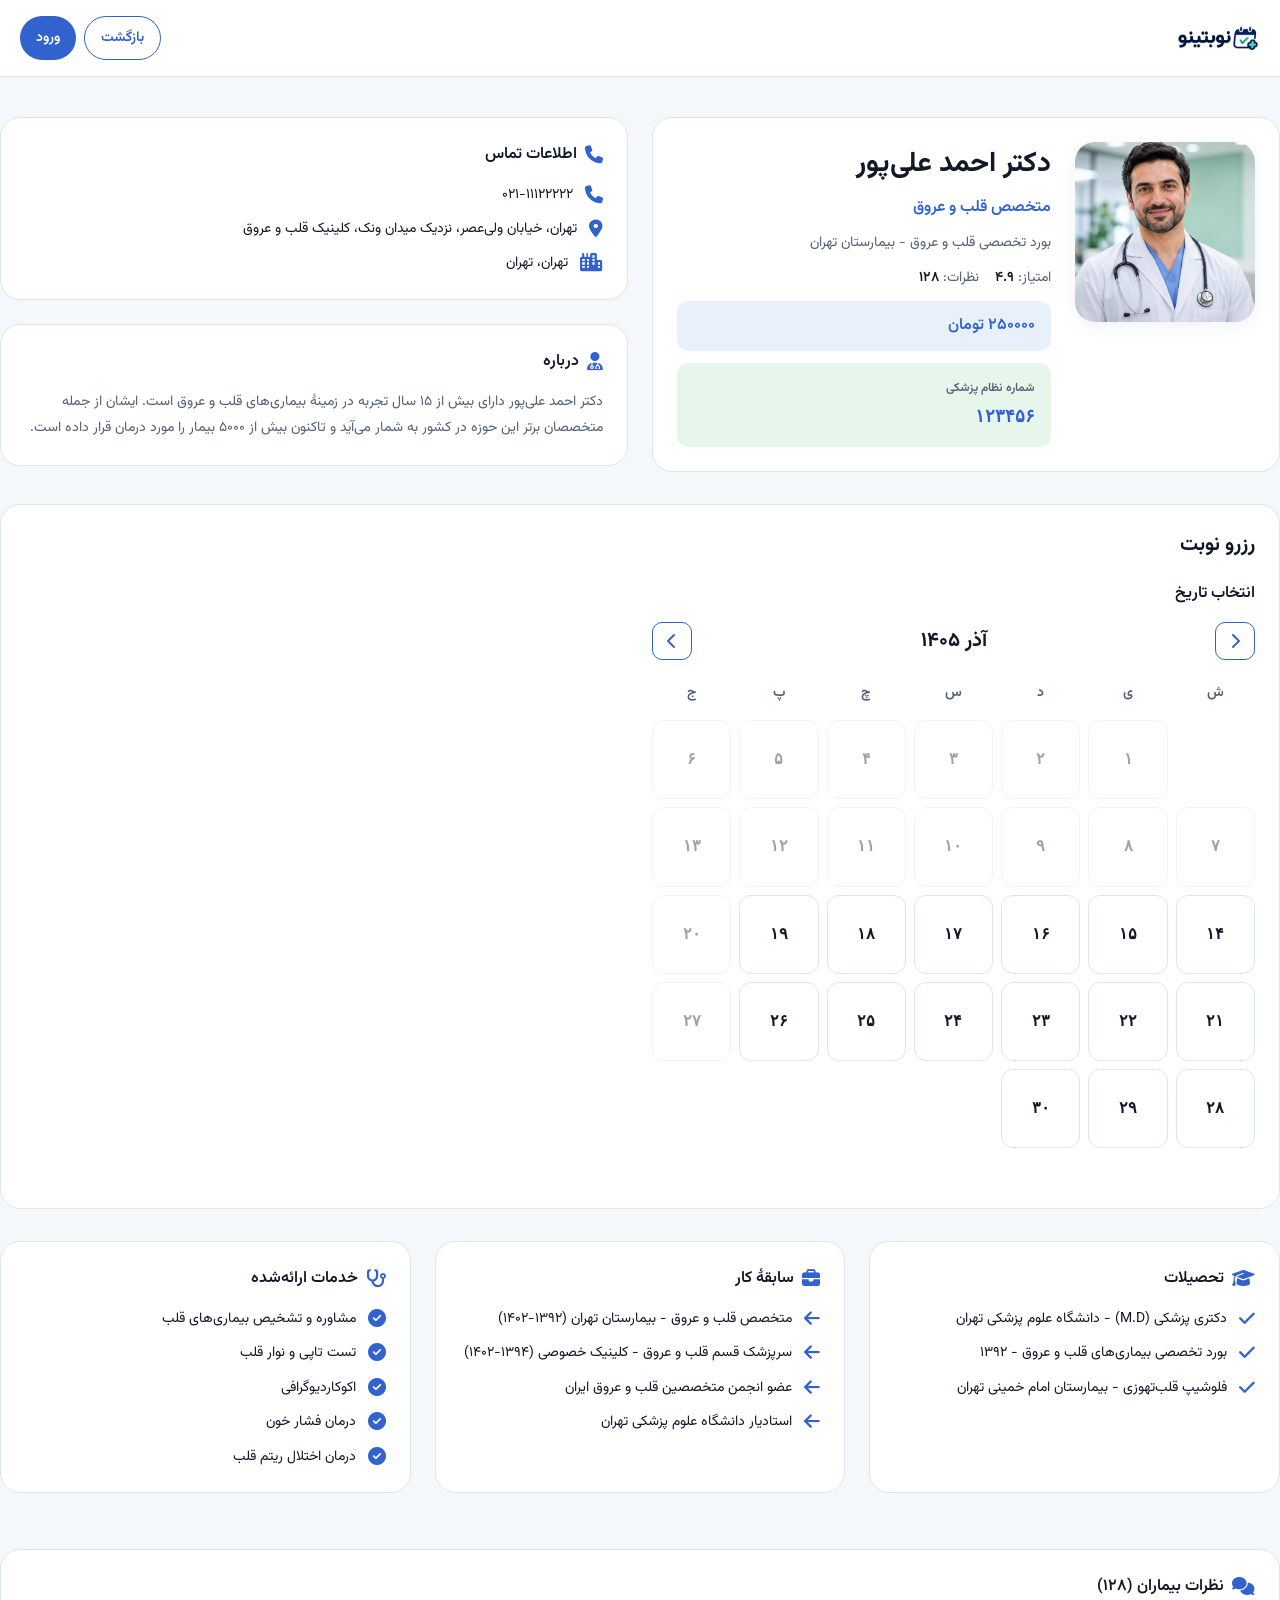
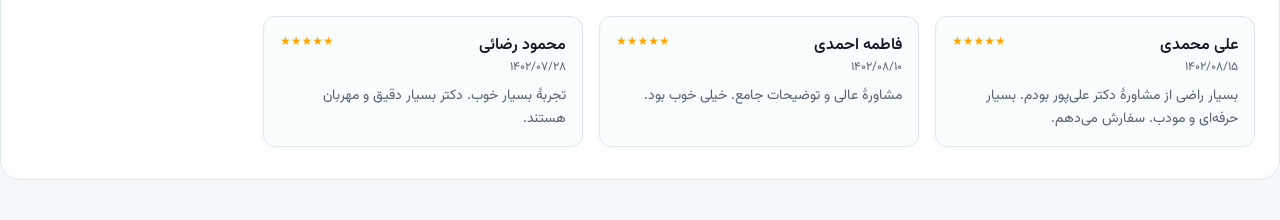
<file: html/P02-doctor-details.html>
﻿<!DOCTYPE html>
<html lang="fa" dir="rtl">
<head>
	<meta charset="UTF-8">
	<meta name="viewport" content="width=device-width, initial-scale=1.0">
	<meta name="description" content="پروفایل دکتر و رزرو نوبت آنلاین">
	<title>پروفایل دکتر - نوبتینو</title>
	<link href="https://fonts.googleapis.com/css2?family=Inter:wght@400;500;600;700&family=Vazirmatn:wght@400;500;600;700&display=swap" rel="stylesheet">
	<link rel="stylesheet" href="https://cdnjs.cloudflare.com/ajax/libs/font-awesome/6.4.0/css/all.min.css">
	<style>
		:root {
			--primary: #3262CE;
			--primary-light: #E7F0FB;
			--dark: #111B30;
			--text-primary: #111827;
			--text-secondary: #526174;
			--bg: #F5F8FA;
			--card-bg: #FAFDFE;
			--border: #DCE6EB;
			--mint: #E6F6EB;
			--success: #10B981;
			--white: #FFFFFF;
			--error: #DC2626;
			--error-light: #FEE2E2;
			--shadow-sm: 0 1px 2px rgba(0, 0, 0, 0.05);
			--shadow: 0 4px 16px rgba(50, 98, 206, 0.08);
			--shadow-lg: 0 8px 24px rgba(50, 98, 206, 0.12);

			--status-gray: #E2E8F0;
			--status-yellow: #FEF3C7;
			--status-green: #DCFCE7;
			--status-red: #FEE2E2;
		}

		* {
			margin: 0;
			padding: 0;
			box-sizing: border-box;
		}

		html, body {
			height: 100%;
		}

		body {
			background-color: var(--bg);
			color: var(--text-primary);
			font-family: 'Vazirmatn', system-ui, sans-serif;
			font-size: 16px;
			line-height: 1.6;
		}

		html {
			scroll-behavior: smooth;
		}

		@media (prefers-reduced-motion: reduce) {
			html {
				scroll-behavior: auto;
			}
		}

		h1, h2, h3, h4 {
			margin-bottom: 12px;
			color: var(--text-primary);
		}

		h1 { font-size: 42px; font-weight: 700; }
		h2 { font-size: 28px; font-weight: 700; }
		h3 { font-size: 20px; font-weight: 600; }
		h4 { font-size: 16px; font-weight: 600; }

		p {
			font-size: 15px;
			color: var(--text-secondary);
			line-height: 1.6;
		}

		a {
			color: var(--primary);
			text-decoration: none;
		}

		a:hover {
			text-decoration: underline;
		}

		.container {
			max-width: 1280px;
			margin: 0 auto;
			padding: 0 20px;
		}

		/* Header */
		header {
			background: var(--white);
			border-bottom: 1px solid var(--border);
			position: sticky;
			top: 0;
			z-index: 100;
		}

		.header-content {
			display: flex;
			align-items: center;
			justify-content: space-between;
			padding: 16px 0;
		}

		.logo {
			display: flex;
			align-items: center;
			gap: 12px;
			font-size: 20px;
			font-weight: 700;
			color: var(--primary);
			text-decoration: none;
		}

		.btn {
			display: inline-flex;
			align-items: center;
			justify-content: center;
			gap: 8px;
			padding: 11px 24px;
			border-radius: 999px;
			font-size: 15px;
			font-weight: 600;
			border: none;
			cursor: pointer;
			transition: all 0.2s;
			font-family: 'Vazirmatn', system-ui, sans-serif;
			min-height: 44px;
		}

		.btn-primary {
			background-color: var(--primary);
			color: var(--white);
		}

		.btn-primary:hover:not(:disabled) {
			background-color: #2654b8;
			box-shadow: var(--shadow);
		}

		.btn-primary:disabled {
			opacity: 0.6;
			cursor: not-allowed;
		}

		.btn-secondary {
			background-color: transparent;
			color: var(--primary);
			border: 1.5px solid var(--primary);
		}

		.btn-secondary:hover {
			background-color: var(--primary-light);
		}

		.btn-small {
			padding: 8px 16px;
			font-size: 14px;
		}

		/* Main layout */
		.page-content {
			padding: 40px 0;
		}

		.back-button {
			display: inline-flex;
			align-items: center;
			gap: 8px;
			color: var(--primary);
			margin-bottom: 32px;
			font-weight: 500;
			cursor: pointer;
			transition: color 0.2s;
		}

		.back-button:hover {
			color: #2654b8;
			text-decoration: none;
		}

		.main-layout {
			display: flex;
			flex-direction: column;
			gap: 32px;
		}

		/* Two-column layout: Doctor Header + Contact Info (desktop), stacked (mobile) */
		.profile-clinic-row {
			display: grid;
			grid-template-columns: 1fr 1fr;
			gap: 24px;
		}

		.left-column-wrapper {
			display: flex;
			flex-direction: column;
			gap: 24px;
		}

		/* Doctor Profile Section */
		.doctor-profile {
			display: flex;
			flex-direction: column;
			gap: 24px;
		}

		/* Doctor Info Sections (Education, Experience, Services) */
		.doctor-info-grid {
			display: grid;
			grid-template-columns: 1fr;
			gap: 24px;
		}

		.doctor-about-container {
			display: flex;
			flex-direction: column;
			gap: 24px;
		}

		.doctor-education-container {
			display: flex;
			flex-direction: column;
			gap: 24px;
			height: 100%;
		}

		.doctor-experience-container {
			display: flex;
			flex-direction: column;
			gap: 24px;
			height: 100%;
		}

		.doctor-services-container {
			display: flex;
			flex-direction: column;
			gap: 24px;
			height: 100%;
		}

		.doctor-info-cards-row {
			display: grid;
			grid-template-columns: repeat(3, minmax(0, 1fr));
			gap: 24px;
			margin-bottom: 24px;
			align-items: stretch;
		}

		.booking-selection-grid {
			display: grid;
			grid-template-columns: repeat(2, minmax(0, 1fr));
			gap: 24px;
			align-items: start;
		}

		.clinic-info-container {
			display: flex;
			flex-direction: column;
			gap: 24px;
		}

		.reviews-info-container {
			display: flex;
			flex-direction: column;
			gap: 24px;
		}

		.doctor-header {
			background: var(--white);
			border: 1px solid var(--border);
			border-radius: 20px;
			padding: 24px;
			display: flex;
			gap: 24px;
		}

		.doctor-image-container {
			flex-shrink: 0;
		}

		.doctor-image {
			width: 180px;
			height: 180px;
			border-radius: 20px;
			object-fit: cover;
			box-shadow: var(--shadow);
		}

		.doctor-info {
			flex: 1;
			display: flex;
			flex-direction: column;
			justify-content: space-between;
		}

		.doctor-name {
			font-size: 28px;
			font-weight: 700;
			margin-bottom: 8px;
		}

		.doctor-specialty {
			font-size: 16px;
			color: var(--primary);
			font-weight: 600;
			margin-bottom: 12px;
		}

		.doctor-degree {
			font-size: 14px;
			color: var(--text-secondary);
			margin-bottom: 12px;
		}

		.doctor-stats {
			display: flex;
			gap: 16px;
			margin-bottom: 12px;
			flex-wrap: wrap;
		}

		.stat-item {
			display: flex;
			align-items: center;
			gap: 4px;
			font-size: 14px;
		}

		.stat-label {
			color: var(--text-secondary);
		}

		.stat-value {
			font-weight: 600;
			color: var(--text-primary);
		}

		.doctor-fee {
			background: var(--primary-light);
			padding: 12px 16px;
			border-radius: 12px;
			color: var(--primary);
			font-weight: 600;
			display: inline-block;
		}

		.registration-box {
			background: var(--mint);
			padding: 16px;
			border-radius: 12px;
			margin-top: 12px;
		}

		.registration-label {
			font-size: 12px;
			font-weight: 600;
			color: var(--text-secondary);
			text-transform: uppercase;
			margin-bottom: 4px;
		}

		.registration-value {
			font-size: 18px;
			font-weight: 700;
			color: var(--primary);
			font-family: 'Inter', monospace;
		}

		/* Profile cards */
		.profile-card {
			background: var(--white);
			border: 1px solid var(--border);
			border-radius: 20px;
			padding: 24px;
			display: flex;
			flex-direction: column;
			flex: 1;
		}

		.profile-card h4 {
			display: flex;
			align-items: center;
			gap: 8px;
			margin-bottom: 16px;
			color: var(--text-primary);
		}

		.profile-card i {
			color: var(--primary);
			font-size: 18px;
		}

		.profile-list {
			display: flex;
			flex-direction: column;
			gap: 12px;
		}

		.profile-list-item {
			display: flex;
			gap: 12px;
			font-size: 14px;
			color: var(--text-primary);
		}

		.profile-list-item i {
			color: var(--primary);
			flex-shrink: 0;
			margin-top: 2px;
		}

		.bio-text {
			color: var(--text-secondary);
			line-height: 1.8;
			font-size: 14px;
		}

		/* Reviews */
		.reviews-container {
			display: flex;
			flex-direction: row;
			gap: 16px;
			overflow-x: auto;
			scroll-behavior: smooth;
			padding-bottom: 8px;
			-webkit-overflow-scrolling: touch;
		}

		.reviews-container::-webkit-scrollbar {
			height: 6px;
		}

		.reviews-container::-webkit-scrollbar-track {
			background: var(--bg);
			border-radius: 3px;
		}

		.reviews-container::-webkit-scrollbar-thumb {
			background: var(--border);
			border-radius: 3px;
		}

		.reviews-container::-webkit-scrollbar-thumb:hover {
			background: var(--text-secondary);
		}

		.review-item {
			background: var(--card-bg);
			border: 1px solid var(--border);
			border-radius: 12px;
			padding: 16px;
			flex-shrink: 0;
			width: 320px;
			min-width: 320px;
		}

		.review-header {
			display: flex;
			justify-content: space-between;
			align-items: flex-start;
			margin-bottom: 8px;
		}

		.review-author {
			font-weight: 600;
			color: var(--text-primary);
		}

		.review-stars {
			color: #FFA500;
			font-size: 12px;
		}

		.review-date {
			font-size: 12px;
			color: var(--text-secondary);
		}

		.review-text {
			font-size: 14px;
			color: var(--text-secondary);
			line-height: 1.6;
		}

		/* Booking Card */
		.booking-section {
			display: flex;
			flex-direction: column;
			width: 100%;
		}

		.booking-card {
			background: var(--white);
			border: 1px solid var(--border);
			border-radius: 20px;
			padding: 24px;
		}

		.booking-title {
			font-size: 20px;
			font-weight: 700;
			margin-bottom: 20px;
			color: var(--text-primary);
		}

		/* Calendar */
		.calendar-section {
			margin-bottom: 24px;
		}

		.calendar-header {
			display: flex;
			justify-content: space-between;
			align-items: center;
			margin-bottom: 16px;
		}

		.calendar-month {
			font-weight: 700;
			font-size: 20px;
			color: var(--text-primary);
			text-align: center;
			flex: 1;
			line-height: 1.4;
		}

		.calendar-nav-btn {
			background: white;
			border: 1px solid var(--primary);
			border-radius: 10px;
			cursor: pointer;
			color: var(--primary);
			font-weight: 600;
			font-size: 13px;
			font-family: var(--font-vazirmatn);
			transition: all 0.2s;
			display: flex;
			align-items: center;
			justify-content: center;
			gap: 8px;
			padding: 10px 14px;
			white-space: nowrap;
		}

		.calendar-nav-btn i {
			font-size: 16px;
			display: flex;
			align-items: center;
		}

		.calendar-nav-btn:hover {
			background: var(--primary);
			color: white;
			border-color: var(--primary);
		}

		.calendar-nav-btn:focus {
			outline: 2px solid var(--primary);
			outline-offset: 2px;
		}

		.calendar-grid {
			display: grid;
			grid-template-columns: repeat(7, 1fr);
			gap: 8px;
			margin-bottom: 12px;
		}

		.weekday-header {
			text-align: center;
			font-weight: 600;
			font-size: 14px;
			color: var(--text-secondary);
			padding: 8px 0;
			line-height: 1.4;
		}

		.date-btn {
			aspect-ratio: 1;
			border: 1px solid var(--border);
			border-radius: 12px;
			background: var(--white);
			cursor: pointer;
			transition: all 0.2s;
			display: flex;
			flex-direction: column;
			align-items: center;
			justify-content: center;
			font-size: 16px;
			padding: 4px;
			color: var(--text-primary);
			font-weight: 600;
			line-height: 1.3;
			min-height: 48px;
		}

		.date-btn:hover:not(.disabled) {
			border-color: var(--primary);
			background: var(--primary-light);
		}

		.date-btn.disabled {
			opacity: 0.4;
			cursor: not-allowed;
			background: transparent;
		}

		.date-btn.selected {
			background: var(--primary);
			color: var(--white);
			border-color: var(--primary);
		}

		.date-day {
			font-size: 11px;
			color: var(--text-secondary);
			margin-top: 2px;
		}

		/* Time slots */
		.time-slots-section {
			display: none;
			margin-bottom: 24px;
		}

		.time-slots-section.active {
			display: block;
		}

		.time-slots-label {
			font-weight: 600;
			color: var(--text-primary);
			font-size: 15px;
			margin-bottom: 16px;
			line-height: 1.4;
		}

		.time-slots-grid {
			display: grid;
			grid-template-columns: repeat(2, 1fr);
			gap: 8px;
		}

		.time-slot {
			padding: 12px;
			border: 1.5px solid var(--border);
			border-radius: 12px;
			background: var(--white);
			cursor: pointer;
			text-align: center;
			font-size: 16px;
			font-weight: 600;
			transition: all 0.2s;
			color: var(--text-primary);
			line-height: 1.4;
			min-height: 48px;
			display: flex;
			align-items: center;
			justify-content: center;
		}

		.time-slot:hover:not(.disabled):not(.held) {
			border-color: var(--primary);
			background: var(--primary-light);
		}

		.time-slot.disabled {
			background: var(--status-gray);
			color: var(--text-secondary);
			cursor: not-allowed;
		}

		.time-slot.selected {
			background: var(--status-yellow);
			border-color: #FCD34D;
			color: var(--text-primary);
		}

		.time-slot.held {
			background: var(--status-green);
			border-color: #86EFAC;
			color: var(--success);
			font-weight: 700;
		}

		/* Status legend */
		.status-legend {
			background: var(--card-bg);
			border: 1px solid var(--border);
			border-radius: 12px;
			padding: 12px;
			font-size: 12px;
			display: grid;
			grid-template-columns: 1fr 1fr;
			gap: 8px;
			margin-top: 16px;
			margin-bottom: 16px;
		}

		.legend-item {
			display: flex;
			align-items: center;
			gap: 6px;
		}

		.legend-color {
			width: 16px;
			height: 16px;
			border-radius: 4px;
			border: 1px solid rgba(0, 0, 0, 0.1);
		}

		.legend-color.gray { background: var(--status-gray); }
		.legend-color.yellow { background: var(--status-yellow); }
		.legend-color.green { background: var(--status-green); }
		.legend-color.red { background: var(--status-red); }

		/* Booking summary */
		.booking-summary {
			background: var(--primary-light);
			border-radius: 12px;
			padding: 16px;
			display: none;
			margin-bottom: 16px;
		}

		.booking-summary.active {
			display: block;
		}

		.summary-row {
			display: flex;
			justify-content: space-between;
			margin-bottom: 8px;
			font-size: 14px;
			color: var(--text-primary);
		}

		.summary-row.total {
			border-top: 1px solid rgba(50, 98, 206, 0.2);
			padding-top: 8px;
			font-weight: 700;
			color: var(--primary);
		}

		/* Countdown */
		.countdown-container {
			background: var(--status-green);
			border: 2px solid #86EFAC;
			border-radius: 12px;
			padding: 16px;
			text-align: center;
			display: none;
			margin-bottom: 16px;
		}

		.countdown-container.active {
			display: block;
		}

		.countdown-label {
			font-size: 12px;
			color: var(--success);
			font-weight: 600;
			text-transform: uppercase;
			margin-bottom: 4px;
		}

		.countdown-timer {
			font-size: 32px;
			font-weight: 700;
			color: var(--success);
			font-family: 'Inter', monospace;
		}

		.countdown-message {
			font-size: 12px;
			color: var(--text-secondary);
			margin-top: 8px;
		}

		/* Payment section */
		.payment-section {
			background: var(--card-bg);
			border: 1px solid var(--border);
			border-radius: 12px;
			padding: 16px;
			display: none;
			margin-bottom: 16px;
		}

		.payment-section.active {
			display: block;
		}

		.payment-methods {
			display: flex;
			flex-direction: column;
			gap: 8px;
			margin-bottom: 12px;
		}

		.payment-method {
			display: flex;
			align-items: center;
			gap: 8px;
			padding: 10px;
			border: 1px solid var(--border);
			border-radius: 8px;
			cursor: pointer;
			transition: all 0.2s;
		}

		.payment-method:hover {
			background: var(--primary-light);
			border-color: var(--primary);
		}

		.payment-method input[type="radio"] {
			cursor: pointer;
		}

		.payment-method-label {
			flex: 1;
			cursor: pointer;
			font-size: 14px;
			color: var(--text-primary);
		}

		.payment-provider-note {
			background: var(--primary-light);
			border-left: 3px solid var(--primary);
			padding: 10px;
			border-radius: 4px;
			font-size: 12px;
			color: var(--primary);
			margin-bottom: 12px;
		}

		/* Error message */
		.error-message {
			background: var(--status-red);
			border: 1px solid #FECACA;
			color: var(--error);
			padding: 12px;
			border-radius: 8px;
			font-size: 13px;
			display: none;
			margin-bottom: 16px;
		}

		.error-message.active {
			display: block;
		}

		/* Empty state */
		.empty-state {
			text-align: center;
			padding: 32px 16px;
			color: var(--text-secondary);
		}

		.empty-state i {
			font-size: 48px;
			color: var(--border);
			margin-bottom: 16px;
		}

		/* Buttons */
		.action-buttons {
			display: flex;
			flex-direction: column;
			gap: 12px;
		}

		.btn-block {
			width: 100%;
			justify-content: center;
		}

		/* Responsive */
		@media (max-width: 1024px) {
			.doctor-info-grid {
				grid-template-columns: 1fr;
			}

			.profile-clinic-row {
				grid-template-columns: 1fr;
			}

			.left-column-wrapper {
				gap: 24px;
			}

			.doctor-info-cards-row {
				grid-template-columns: repeat(2, minmax(0, 1fr));
			}

			.booking-selection-grid {
				grid-template-columns: 1fr;
			}
		}

		@media (max-width: 768px) {
			.page-content {
				padding: 24px 0;
			}

			.main-layout {
				gap: 24px;
			}

			.profile-clinic-row {
				grid-template-columns: 1fr;
			}

			.doctor-header {
				flex-direction: column;
				text-align: center;
				gap: 16px;
			}

			.doctor-image {
				width: 120px;
				height: 120px;
				margin: 0 auto;
			}

			.doctor-info {
				align-items: center;
			}

			.registration-box {
				margin-top: 16px;
			}

			h1 { font-size: 24px; }
			h2 { font-size: 20px; }

			.time-slots-grid {
				grid-template-columns: repeat(3, 1fr);
			}

			.calendar-grid {
				gap: 6px;
			}

			.date-btn {
				font-size: 15px;
				min-height: 44px;
			}

			.calendar-month {
				font-size: 18px;
			}

			.time-slot {
				font-size: 15px;
				padding: 10px 8px;
				min-height: 44px;
			}

			.doctor-info-grid {
				grid-template-columns: 1fr;
			}
		}

		@media (max-width: 480px) {
			.container {
				padding: 0 16px;
			}

			.main-layout {
				gap: 24px;
			}

			.doctor-header {
				padding: 16px;
			}

			.profile-card {
				padding: 16px;
			}

			.doctor-info-cards-row {
				grid-template-columns: 1fr;
			}

			.booking-card {
				padding: 16px;
			}

			.doctor-name {
				font-size: 20px;
			}

			.time-slots-grid {
				grid-template-columns: repeat(2, 1fr);
			}

			.calendar-grid {
				gap: 4px;
			}

			.date-btn {
				font-size: 14px;
				border-radius: 8px;
				min-height: 42px;
			}

			.calendar-month {
				font-size: 18px;
			}

			.time-slot {
				font-size: 14px;
				min-height: 42px;
			}

			.review-item {
				width: 280px;
				min-width: 280px;
			}
		}

		/* Accessibility */
		@media (prefers-reduced-motion: reduce) {
			* {
				animation-duration: 0.01ms !important;
				animation-iteration-count: 1 !important;
				transition-duration: 0.01ms !important;
			}
		}

		:focus {
			outline: 2px solid var(--primary);
			outline-offset: 2px;
		}

		:focus:not(:focus-visible) {
			outline: none;
		}

		button:focus-visible,
		a:focus-visible,
		[role="button"]:focus-visible {
			outline: 2px solid var(--primary);
			outline-offset: 2px;
		}
	</style>
	<link rel="stylesheet" href="../css/P03-account.css">
	<script src="../js/P03-session.js"></script>
</head>
<body>
	<!-- Header -->
	<header>
		<div class="container">
			<div class="header-content">
				<a href="P01-landing.html" class="logo">
					<img src="../images/Logo.png" alt="نوبتینو لوگو" style="height: 32px; object-fit: contain;">
				</a>
				<div class="p03-header-tools">
					<a href="P01-landing.html" class="btn btn-secondary btn-small">بازگشت</a>
					<a href="P03-auth.html" class="btn btn-primary btn-small" data-p03-auth="login" data-p03-guest>ورود</a>
					<div class="p03-account" data-p03-account hidden></div>
				</div>
			</div>
		</div>
	</header>

	<!-- Main Content -->
	<main class="container page-content">
		<!-- Error state for invalid doctor -->
		<div id="errorState" class="empty-state" style="display: none;">
			<i class="fas fa-exclamation-circle"></i>
			<h2>اطلاعات پزشک موردنظر یافت نشد</h2>
			<p>لطفاً دوباره سعی کنید یا به صفحهٔ اصلی برگردید.</p>
			<a href="P01-landing.html" class="btn btn-primary" style="margin-top: 16px;">بازگشت به صفحهٔ اصلی</a>
		</div>

		<!-- Main Layout -->
		<div id="mainContent" class="main-layout" style="display: none;">
			<!-- SECTION 1: Doctor Profile Header + Clinic Info (Two-column desktop, stacked mobile) -->
			<div class="profile-clinic-row">
				<div class="doctor-profile" id="doctorHeader"></div>
				<div class="left-column-wrapper">
					<div class="clinic-info-container" id="clinicInfo"></div>
					<div class="doctor-about-container" id="doctorAbout"></div>
				</div>
			</div>

			<!-- SECTION 2: Appointment Booking -->
			<div class="booking-section">
				<div class="booking-card">
					<h3 class="booking-title">رزرو نوبت</h3>

					<!-- Error Message -->
					<div class="error-message" id="errorMessage"></div>

					<!-- Countdown Timer -->
					<div class="countdown-container" id="countdownContainer">
						<div class="countdown-label">مهلت نگهداری</div>
						<div class="countdown-timer" id="countdownTimer">00:00</div>
						<div class="countdown-message">لطفاً سریع‌تر اقدام کنید</div>
					</div>

					<!-- Payment Section -->
					<div class="payment-section" id="paymentSection">
						<div class="payment-methods">
							<label class="payment-method">
								<input type="radio" name="paymentMethod" value="zarinpal" checked>
								<span class="payment-method-label">درگاه زرین‌پال</span>
							</label>
							<label class="payment-method">
								<input type="radio" name="paymentMethod" value="idpay">
								<span class="payment-method-label">درگاه آی‌دی‌پی</span>
							</label>
						</div>
						<div class="payment-provider-note">
							<i class="fas fa-lock"></i> تراکنش شما به صورت امن و رمزگذاری شده انجام می‌شود
						</div>
					</div>

					<!-- Calendar and Time Slots Grid -->
					<div class="booking-selection-grid">
						<!-- Calendar -->
						<div class="calendar-section">
							<h4 style="margin-bottom: 16px;">انتخاب تاریخ</h4>
							<div class="calendar-header">
								<button class="calendar-nav-btn" id="prevMonth" aria-label="ماه قبل"><i class="fas fa-chevron-right"></i></button>
								<div class="calendar-month" id="monthTitle"></div>
								<button class="calendar-nav-btn" id="nextMonth" aria-label="ماه بعد"></span><i class="fas fa-chevron-left"></i></button>
							</div>
							<div class="calendar-grid" id="calendarGrid"></div>
						</div>

						<!-- Time Slots -->
						<div class="time-slots-section" id="timeSlotsSection">
							<div class="time-slots-label" id="selectedDateDisplay"></div>
							<div class="time-slots-grid" id="timeSlotsGrid"></div>

							<!-- Status Legend -->
							<div class="status-legend">
								<div class="legend-item">
									<div class="legend-color gray"></div>
									<span>رزرو‌شده</span>
								</div>
								<div class="legend-item">
									<div class="legend-color yellow"></div>
									<span>انتخاب شده</span>
								</div>
								<div class="legend-item">
									<div class="legend-color green"></div>
									<span>نگهداری شده</span>
								</div>
								<div class="legend-item">
									<div class="legend-color red"></div>
									<span>تداخل رزرو</span>
								</div>
							</div>
						</div>
					</div>

					<!-- Booking Summary -->
					<div class="booking-summary" id="bookingSummary">
						<div class="summary-row">
							<span>نام پزشک:</span>
							<span id="summaryDoctorName"></span>
						</div>
						<div class="summary-row">
							<span>تخصص:</span>
							<span id="summarySpecialty"></span>
						</div>
						<div class="summary-row">
							<span>تاریخ:</span>
							<span id="summaryDate"></span>
						</div>
						<div class="summary-row">
							<span>زمان:</span>
							<span id="summaryTime"></span>
						</div>
						<div class="summary-row">
							<span>مدت ویزیت:</span>
							<span id="summaryDuration"></span>
						</div>
						<div class="summary-row total">
							<span>هزینه ویزیت:</span>
							<span id="summaryFee"></span>
						</div>
					</div>

					<!-- Action Buttons -->
					<div class="action-buttons">
						<button type="button" class="btn btn-primary btn-block" id="reserveBtn" style="display: none;">
							<i class="fas fa-lock" aria-hidden="true"></i>
							رزرو و ادامه پرداخت
						</button>
						<button type="button" class="btn btn-primary btn-block" id="paymentBtn" style="display: none;" aria-label="پرداخت">
							<i class="fas fa-credit-card"></i>
							پرداخت
						</button>
						<button type="button" class="btn btn-secondary btn-block" id="cancelBtn" style="display: none;" aria-label="لغو رزرو">
							<i class="fas fa-times"></i>
							لغو رزرو
						</button>
					</div>
				</div>
			</div>


			<!-- SECTIONS 4-6: Education, Experience, and Services (3-column grid) -->
			<div class="doctor-info-cards-row">
				<!-- SECTION 4: Education and Qualifications -->
				<div class="doctor-education-container" id="doctorEducation"></div>

				<!-- SECTION 5: Professional Experience -->
				<div class="doctor-experience-container" id="doctorExperience"></div>

				<!-- SECTION 6: Medical Services -->
				<div class="doctor-services-container" id="doctorServices"></div>
			</div>

			<!-- SECTION 7: Patient Reviews -->
			<div class="reviews-info-container" id="doctorReviews"></div>
		</div>
	</main>

	<!-- Scripts -->
	<script src="../js/doctors-data.js"></script>
	<script src="../js/appointment-availability.js"></script>
	<script src="../js/reservation-system.js"></script>
	<script src="../js/payment-flow.js"></script>

	<script>
		let currentDoctorId = null;
		let currentDoctor = null;
		let currentCalendarDate = new Date();
		let selectedDate = null;
		let selectedTime = null;
		let currentReservation = null;

		function formatPersianNumber(num) {
			const persianDigits = ['۰', '۱', '۲', '۳', '۴', '۵', '۶', '۷', '۸', '۹'];
			return String(num).replace(/\d/g, d => persianDigits[d]);
		}

		function getMonthName(month) {
			const months = ['فروردین', 'اردیبهشت', 'خرداد', 'تیر', 'مرداد', 'شهریور', 'مهر', 'آبان', 'آذر', 'دی', 'بهمن', 'اسفند'];
			return months[month - 1];
		}

		function initializePage() {
			const params = new URLSearchParams(window.location.search);
			currentDoctorId = params.get('id') || 'doctor-001';

			currentDoctor = getDoctorById(currentDoctorId);
			if (!currentDoctor) {
				document.getElementById('mainContent').style.display = 'none';
				document.getElementById('errorState').style.display = 'block';
				return;
			}

			document.getElementById('errorState').style.display = 'none';
			document.getElementById('mainContent').style.display = 'grid';

			ReservationSystem.init();
			loadDoctorProfile(currentDoctor);
			if (!restoreReservation(params.get('reservationId'))) {
				renderCalendar();
				selectTodayIfAvailable();
			}
			setupEventListeners();
		}

		function setupEventListeners() {
			document.getElementById('prevMonth').onclick = () => previousMonth();
			document.getElementById('nextMonth').onclick = () => nextMonth();
			document.getElementById('reserveBtn').onclick = createReservation;
			document.getElementById('paymentBtn').onclick = handlePaymentClick;
			document.getElementById('cancelBtn').onclick = cancelReservation;
		}

		function loadDoctorProfile(doctor) {
			// SECTION 1: Doctor Summary Header
			const headerSection = document.getElementById('doctorHeader');
			headerSection.innerHTML = `
				<div class="doctor-header">
					<div class="doctor-image-container">
						<img src="../images/${escapeHtml(doctor.photo)}" alt="${escapeHtml(doctor.name)}" class="doctor-image" onerror="this.src='data:image/svg+xml,%3Csvg xmlns=%22http://www.w3.org/2000/svg%22 viewBox=%220 0 180 180%22%3E%3Crect fill=%22%23E7F0FB%22 width=%22180%22 height=%22180%22/%3E%3C/svg%3E'">
					</div>
					<div class="doctor-info">
						<div class="doctor-name">${escapeHtml(doctor.name)}</div>
						<div class="doctor-specialty">${escapeHtml(doctor.specialty)}</div>
						<div class="doctor-degree">${escapeHtml(doctor.degree)}</div>
						<div class="doctor-stats">
							<div class="stat-item">
								<span class="stat-label">امتیاز:</span>
								<span class="stat-value">${formatPersianNumber(doctor.rating)}</span>
							</div>
							<div class="stat-item">
								<span class="stat-label">نظرات:</span>
								<span class="stat-value">${formatPersianNumber(doctor.reviewCount)}</span>
							</div>
						</div>
						<div class="doctor-fee">${escapeHtml(doctor.consultationFee)}</div>
						<div class="registration-box">
							<div class="registration-label">شماره نظام پزشکی</div>
							<div class="registration-value">${escapeHtml(doctor.medicalCouncilNumber)}</div>
						</div>
					</div>
				</div>
			`;

			// SECTION 3: Clinic Information (Contact)
			const clinicSection = document.getElementById('clinicInfo');
			clinicSection.innerHTML = `
				<div class="profile-card">
					<h4><i class="fas fa-phone"></i> اطلاعات تماس</h4>
					<div class="profile-list">
						<div class="profile-list-item"><i class="fas fa-phone"></i><span>${escapeHtml(doctor.phone)}</span></div>
						<div class="profile-list-item"><i class="fas fa-map-marker-alt"></i><span>${escapeHtml(doctor.clinicAddress)}</span></div>
						<div class="profile-list-item"><i class="fas fa-city"></i><span>${escapeHtml(doctor.city)}، ${escapeHtml(doctor.province)}</span></div>
					</div>
				</div>
			`;

			// SECTION 4: About the Doctor
			const aboutSection = document.getElementById('doctorAbout');
			aboutSection.innerHTML = `
				<div class="profile-card">
					<h4><i class="fas fa-user-md"></i> درباره</h4>
					<p class="bio-text">${escapeHtml(doctor.bio)}</p>
				</div>
			`;

			// SECTION 5: Education and Qualifications
			const educationSection = document.getElementById('doctorEducation');
			educationSection.innerHTML = `
				<div class="profile-card">
					<h4><i class="fas fa-graduation-cap"></i> تحصیلات</h4>
					<div class="profile-list">
						${doctor.education.map(edu => `<div class="profile-list-item"><i class="fas fa-check"></i><span>${escapeHtml(edu)}</span></div>`).join('')}
					</div>
				</div>
			`;

			// SECTION 6: Professional Experience
			const experienceSection = document.getElementById('doctorExperience');
			experienceSection.innerHTML = `
				<div class="profile-card">
					<h4><i class="fas fa-briefcase"></i> سابقهٔ کار</h4>
					<div class="profile-list">
						${doctor.experience.map(exp => `<div class="profile-list-item"><i class="fas fa-arrow-left"></i><span>${escapeHtml(exp)}</span></div>`).join('')}
					</div>
				</div>
			`;

			// SECTION 7: Medical Services
			const servicesSection = document.getElementById('doctorServices');
			servicesSection.innerHTML = `
				<div class="profile-card">
					<h4><i class="fas fa-stethoscope"></i> خدمات ارائه‌شده</h4>
					<div class="profile-list">
						${doctor.services.map(service => `<div class="profile-list-item"><i class="fas fa-check-circle"></i><span>${escapeHtml(service)}</span></div>`).join('')}
					</div>
				</div>
			`;

			// SECTION 8: Patient Reviews
			const reviewsHTML = doctor.reviewsData.map(review => `
				<div class="review-item">
					<div class="review-header">
						<div>
							<div class="review-author">${escapeHtml(review.author)}</div>
							<div class="review-date">${review.date}</div>
						</div>
						<div class="review-stars">${'★'.repeat(review.rating)}</div>
					</div>
					<p class="review-text">${escapeHtml(review.text)}</p>
				</div>
			`).join('');

			const reviewsSection = document.getElementById('doctorReviews');
			reviewsSection.innerHTML = `
				<div class="profile-card">
					<h4><i class="fas fa-comments"></i> نظرات بیماران (${formatPersianNumber(doctor.reviewCount)})</h4>
					<div class="reviews-container">${reviewsHTML}</div>
				</div>
			`;
		}

		function selectTodayIfAvailable() {
			const today = new Date();
			if (today.getDay() !== 5) selectDate(dateToString(today));
		}

		function renderCalendar() {
			const grid = document.getElementById('calendarGrid');
			grid.innerHTML = '';

			const persianDate = getPersianDateParts(currentCalendarDate);
			document.getElementById('monthTitle').textContent = `${getMonthName(persianDate.month)} ${formatPersianNumber(persianDate.year)}`;

			const weekdays = ['ش', 'ی', 'د', 'س', 'چ', 'پ', 'ج'];
			weekdays.forEach(day => {
				const header = document.createElement('div');
				header.className = 'weekday-header';
				header.textContent = day;
				grid.appendChild(header);
			});

			const firstDay = getPersianMonthStart(currentCalendarDate);
			const gregorianDayOfWeek = firstDay.getDay();
			const firstDayOfWeek = (gregorianDayOfWeek + 1) % 7;
			const daysInMonth = getPersianMonthLength(firstDay);

			for (let i = 0; i < firstDayOfWeek; i++) {
				grid.appendChild(document.createElement('div'));
			}

			const today = dateToString(new Date());
			for (let day = 1; day <= daysInMonth; day++) {
				const btn = document.createElement('button');
				btn.className = 'date-btn';
				btn.textContent = formatPersianNumber(day);

				const date = new Date(firstDay);
				date.setDate(date.getDate() + day - 1);
				const dateStr = dateToString(date);
				btn.dataset.date = dateStr;

				const isFriday = date.getDay() === 5;
				const isPast = dateStr < today;

				if (isPast || isFriday) {
					btn.classList.add('disabled');
					btn.disabled = true;
				} else {
					btn.onclick = () => selectDate(dateStr);
				}

				if (selectedDate === dateStr) {
					btn.classList.add('selected');
				}

				grid.appendChild(btn);
			}
		}

		function previousMonth() {
			currentCalendarDate = getPersianMonthStart(currentCalendarDate);
			currentCalendarDate.setDate(currentCalendarDate.getDate() - 1);
			renderCalendar();
		}

		function nextMonth() {
			currentCalendarDate = getPersianMonthStart(currentCalendarDate);
			currentCalendarDate.setDate(currentCalendarDate.getDate() + getPersianMonthLength(currentCalendarDate));
			renderCalendar();
		}

		function selectDate(dateStr) {
			if (currentReservation) return;
			selectedDate = dateStr;
			selectedTime = null;
			clearError();
			updateUI();
			showTimeSlots(dateStr);
		}

		function showTimeSlots(dateStr) {
			const date = new Date(dateStr + 'T00:00:00');
			const slots = getPublicAppointmentSlots(currentDoctorId, date);
			const grid = document.getElementById('timeSlotsGrid');
			const container = document.getElementById('timeSlotsSection');
			const display = document.getElementById('selectedDateDisplay');

			display.textContent = `زمان‌های آزادِ ${formatPersianDate(date)}`;

			grid.innerHTML = '';
			slots.forEach(slot => {
				const btn = document.createElement('button');
				btn.className = 'time-slot';
				btn.dataset.time = slot.time;
				btn.textContent = slot.displayTime;

				if (!slot.canBook) {
					btn.classList.add('disabled');
					btn.disabled = true;
				} else {
					btn.onclick = () => selectTime(slot.time);
				}

				grid.appendChild(btn);
			});

			container.classList.add('active');
		}

		function selectTime(time) {
			if (currentReservation) return;
			selectedTime = time;
			document.querySelectorAll('.time-slot').forEach(btn => {
				btn.classList.toggle('selected', btn.dataset.time === time && !btn.disabled);
			});
			updateUI();
		}

		function updateUI() {
			if (selectedDate && selectedTime) {
				document.getElementById('bookingSummary').classList.add('active');
				document.getElementById('reserveBtn').style.display = 'flex';

				const dateStr = new Date(selectedDate + 'T00:00:00').toLocaleDateString('fa-IR');
				const timeStr = formatTime24Hour(selectedTime);

				document.getElementById('summaryDoctorName').textContent = currentDoctor.name;
				document.getElementById('summarySpecialty').textContent = currentDoctor.specialty;
				document.getElementById('summaryDate').textContent = dateStr;
				document.getElementById('summaryTime').textContent = timeStr;
				const duration = appointmentAvailability[currentDoctorId]?.appointmentDuration;
				document.getElementById('summaryDuration').textContent = duration ? formatPersianNumber(duration) + ' دقیقه' : '—';
				document.getElementById('summaryFee').textContent = currentDoctor.consultationFee;
			} else {
				document.getElementById('bookingSummary').classList.remove('active');
				document.getElementById('reserveBtn').style.display = 'none';
			}
		}

		function createReservation() {
			if (currentReservation || !selectedDate || !selectedTime) return;

			const startTime = selectedTime;
			const date = new Date(selectedDate + 'T00:00:00');
			const slot = getPublicAppointmentSlots(currentDoctorId, date)
				.find(candidate => candidate.time === startTime && candidate.canBook);
			if (!slot) {
				selectedTime = null;
				showTimeSlots(selectedDate);
				updateUI();
				showError('این زمان دیگر در دسترس نیست. لطفاً زمان دیگری انتخاب کنید.');
				return;
			}
			const endTime = slot.endDateTime.slice(11, 16);

			const result = ReservationSystem.createTemporaryHold(
				currentDoctorId,
				appointmentDateKey(date),
				startTime,
				endTime,
				currentDoctor.consultationFeeNumeric,
				selectedDate
			);

			if (!result.success) {
				showError('این زمان دیگر در دسترس نیست. لطفاً زمان دیگری انتخاب کنید.');
				return;
			}

			showHeldReservation(result.reservation);
			handlePaymentClick();
		}

		function restoreReservation(id) {
			if (!id) return false;
			const reservation = ReservationSystem.getReservation(id);
			if (reservation?.doctorId !== currentDoctorId || !reservation.visitDate) return false;
			const date = new Date(reservation.visitDate + 'T00:00:00');
			if (!Number.isFinite(date.getTime()) || reservation.visitDate < dateToString(new Date())) return false;

			currentCalendarDate = date;
			selectDate(reservation.visitDate);
			renderCalendar();
			if (PaymentFlow.canPay(reservation)) {
				selectedTime = reservation.startTime;
				updateUI();
				showHeldReservation(reservation);
			} else if (getPublicAppointmentSlots(currentDoctorId, date)
				.some(slot => slot.time === reservation.startTime && slot.canBook)) {
				selectTime(reservation.startTime);
			}
			return true;
		}

		function showHeldReservation(reservation) {
			currentReservation = reservation;
			document.getElementById('reserveBtn').style.display = 'none';
			document.getElementById('paymentBtn').style.display = 'flex';
			document.getElementById('cancelBtn').style.display = 'flex';
			document.getElementById('countdownContainer').classList.add('active');
			document.getElementById('paymentSection').classList.add('active');

			document.querySelectorAll('.time-slot').forEach(button => {
				button.disabled = true;
				if (button.dataset.time === reservation.startTime) {
					button.classList.remove('selected', 'disabled');
					button.classList.add('held');
				}
			});

			clearError();
			startCountdown();
		}

		function startCountdown() {
			const reservationId = currentReservation.id;
			function tick() {
				if (currentReservation?.id !== reservationId) return false;
				const latest = ReservationSystem.getReservation(reservationId);
				if (!PaymentFlow.canPay(latest)) {
					clearHoldDisplay();
					if (ReservationSystem.isPaymentPending(latest) || latest?.status === ReservationSystem.STATES.EXPIRED) {
						showError('مهلت نگهداری اتمام یافت. لطفاً دوباره سعی کنید.');
					}
					return false;
				}
				const seconds = Math.ceil((Date.parse(latest.expiresAt) - Date.now()) / 1000);
				document.getElementById('countdownTimer').textContent = ReservationSystem.formatRemainingTime(seconds);
				return true;
			}
			if (!tick()) return;
			const timer = setInterval(() => { if (!tick()) clearInterval(timer); }, 1000);
		}

		function clearHoldDisplay() {
			currentReservation = null;
			selectedTime = null;
			document.getElementById('countdownContainer').classList.remove('active');
			document.getElementById('paymentSection').classList.remove('active');
			document.getElementById('paymentBtn').style.display = 'none';
			document.getElementById('cancelBtn').style.display = 'none';
			showTimeSlots(selectedDate);
			updateUI();
		}

		function handlePaymentClick() {
			if (!currentReservation) return;
			location.assign(PaymentFlow.url(PaymentFlow.GATEWAY, currentReservation));
		}

		function cancelReservation() {
			if (!currentReservation) return;
			const latest = ReservationSystem.getReservation(currentReservation.id);
			if (PaymentFlow.canPay(latest)) ReservationSystem.cancel(latest.id);
			clearHoldDisplay();
			clearError();
		}

		function formatTime24Hour(time24) {
			const [hours, minutes] = time24.split(':').map(Number);
			const hourStr = String(hours).padStart(2, '0');
			const minuteStr = String(minutes).padStart(2, '0');
			return `${formatPersianNumber(hourStr)}:${formatPersianNumber(minuteStr)}`;
		}

		function showError(message) {
			const errorDiv = document.getElementById('errorMessage');
			errorDiv.textContent = message;
			errorDiv.classList.add('active');
		}

		function clearError() {
			const errorDiv = document.getElementById('errorMessage');
			errorDiv.textContent = '';
			errorDiv.classList.remove('active');
		}

		function escapeHtml(text) {
			const map = { '&': '&amp;', '<': '&lt;', '>': '&gt;', '"': '&quot;', "'": '&#039;' };
			return text.replace(/[&<>"']/g, m => map[m]);
		}

		function goBack() {
			window.location.href = 'P01-landing.html';
		}

		document.addEventListener('DOMContentLoaded', initializePage);
	</script>
</body>
</html>
</file>
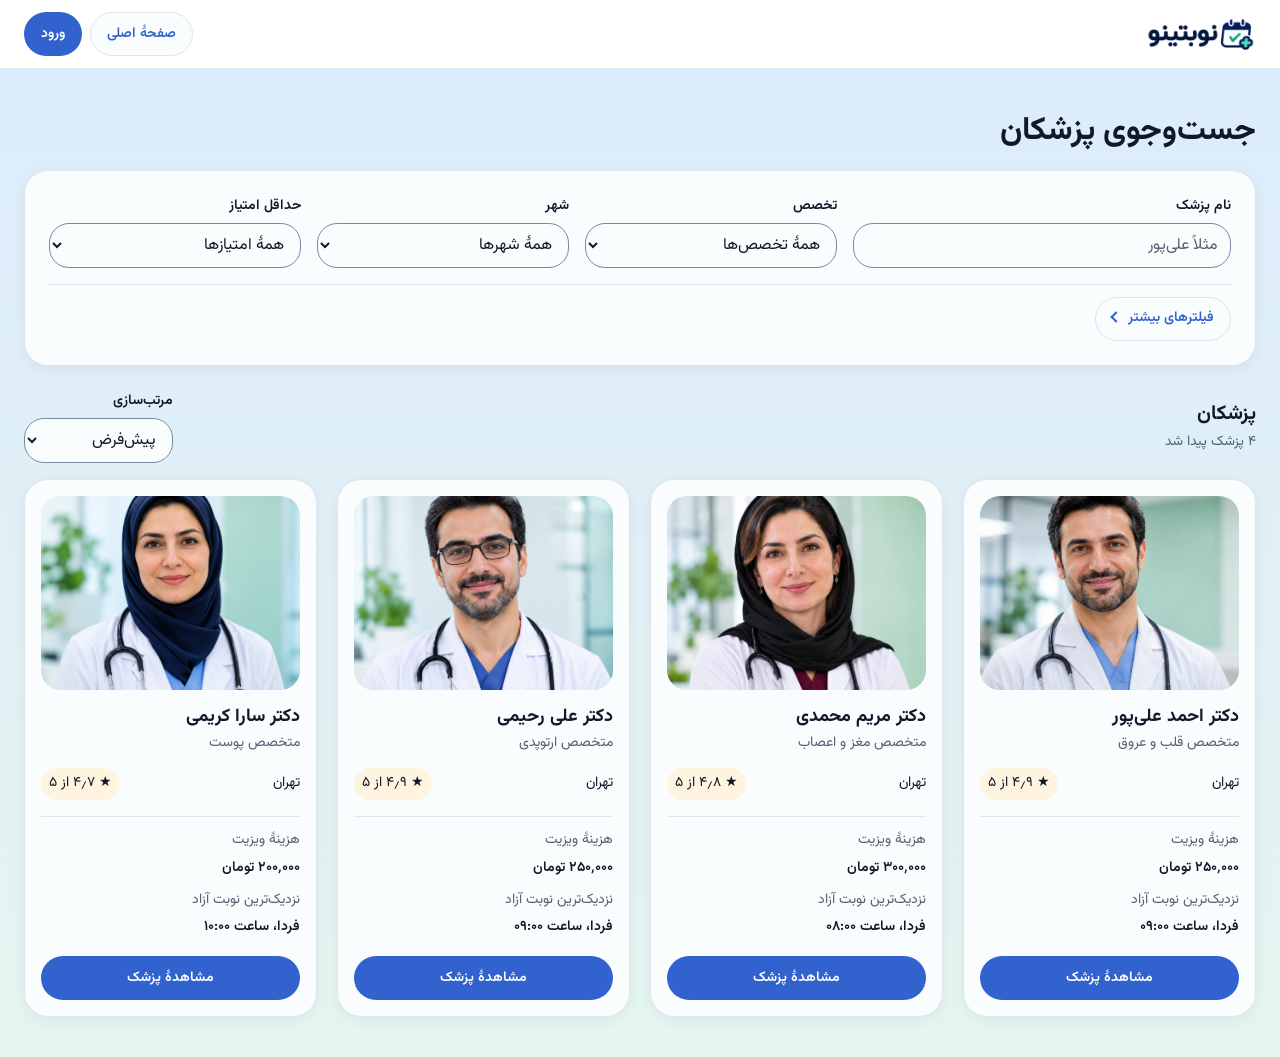
<file: html/P02-search.html>
<!DOCTYPE html>
<html lang="fa" dir="rtl">
<head>
	<meta charset="UTF-8">
	<meta name="viewport" content="width=device-width, initial-scale=1">
	<title>جست‌وجوی پزشکان | نوبتینو</title>
	<link rel="icon" type="image/png" href="../images/Logo.png">
	<link rel="preconnect" href="https://fonts.googleapis.com">
	<link rel="preconnect" href="https://fonts.gstatic.com" crossorigin>
	<link href="https://fonts.googleapis.com/css2?family=Vazirmatn:wght@400;500;600;700&display=swap" rel="stylesheet">
	<link rel="stylesheet" href="../css/P02-search.css">
	<link rel="stylesheet" href="../css/P03-account.css">
	<script src="../js/P03-session.js" defer></script>
	<script src="../js/doctors-data.js" defer></script>
	<script src="../js/appointment-availability.js" defer></script>
	<script src="../js/reservation-system.js" defer></script>
	<script src="../js/P02-search.js" defer></script>
</head>
<body>
	<header class="site-header">
		<div class="page-shell header-content">
			<a class="brand" href="P01-landing.html">
				<img src="../images/Logo.png" alt="نوبتینو" width="112" height="42">
			</a>
			<div class="p03-header-tools">
				<a class="button button-secondary" href="P01-landing.html">صفحهٔ اصلی</a>
				<a class="button button-primary" href="P03-auth.html" data-p03-auth="login" data-p03-guest>ورود</a>
				<div class="p03-account" data-p03-account hidden></div>
			</div>
		</div>
	</header>

	<main class="page-shell main-content">
		<h1>جست‌وجوی پزشکان</h1>
		<form class="filters" id="doctor-filters" aria-label="فیلتر پزشکان">
			<div class="filter-field">
				<label for="doctor-name">نام پزشک</label>
				<input type="search" id="doctor-name" name="q" placeholder="مثلاً علی‌پور" autocomplete="off" maxlength="100">
			</div>
			<div class="filter-field">
				<label for="doctor-specialty">تخصص</label>
				<select id="doctor-specialty" name="specialty">
					<option value="">همهٔ تخصص‌ها</option>
				</select>
			</div>
			<div class="filter-field">
				<label for="doctor-city">شهر</label>
				<select id="doctor-city" name="city">
					<option value="">همهٔ شهرها</option>
				</select>
			</div>
			<div class="filter-field">
				<label for="doctor-rating">حداقل امتیاز</label>
				<select id="doctor-rating" name="minRating">
					<option value="">همهٔ امتیازها</option>
					<option value="4">۴ از ۵ و بالاتر</option>
					<option value="4.5">۴٫۵ از ۵ و بالاتر</option>
					<option value="4.8">۴٫۸ از ۵ و بالاتر</option>
					<option value="4.9">۴٫۹ از ۵ و بالاتر</option>
				</select>
			</div>
			<details class="advanced-filters" id="advanced-filters">
				<summary class="button button-secondary">
					فیلترهای بیشتر <span id="advanced-count" class="advanced-count" hidden></span>
				</summary>
				<div class="advanced-fields">
					<div class="filter-field">
						<label for="doctor-availability">زمان نوبت آزاد</label>
						<select id="doctor-availability" name="availability">
							<option value="">همهٔ زمان‌ها</option>
							<option value="today">امروز</option>
							<option value="tomorrow">فردا</option>
							<option value="week">۷ روز آینده</option>
						</select>
					</div>
					<div class="filter-field">
						<label for="doctor-fee">حداکثر هزینهٔ ویزیت</label>
						<select id="doctor-fee" name="maxFee">
							<option value="">همهٔ قیمت‌ها</option>
							<option value="200000">تا ۲۰۰٬۰۰۰ تومان</option>
							<option value="250000">تا ۲۵۰٬۰۰۰ تومان</option>
							<option value="300000">تا ۳۰۰٬۰۰۰ تومان</option>
							<option value="400000">تا ۴۰۰٬۰۰۰ تومان</option>
							<option value="500000">تا ۵۰۰٬۰۰۰ تومان</option>
						</select>
					</div>
					<div class="filter-field">
						<label for="doctor-service">خدمت موردنیاز</label>
						<input type="search" id="doctor-service" name="service" placeholder="مثلاً نوار قلب" autocomplete="off" maxlength="100">
					</div>
				</div>
			</details>
		</form>

		<section class="results" aria-labelledby="results-title">
			<div class="results-header">
				<div>
					<h2 id="results-title">پزشکان</h2>
					<p id="results-count" class="results-count" role="status"></p>
				</div>
				<div class="results-actions">
					<div class="filter-field sort-field">
						<label for="doctor-sort">مرتب‌سازی</label>
						<select id="doctor-sort" name="sort">
							<option value="">پیش‌فرض</option>
							<option value="soonest">نزدیک‌ترین نوبت</option>
							<option value="fee">کمترین هزینه</option>
							<option value="rating">بیشترین امتیاز</option>
						</select>
					</div>
					<button class="button button-secondary" id="clear-filters" type="button" hidden>پاک کردن فیلترها</button>
				</div>
			</div>
			<p class="results-message" id="results-message" hidden></p>
			<ul class="doctors-grid" id="doctor-list"></ul>
			<noscript><p class="results-message">برای نمایش پزشکان، JavaScript را در مرورگر فعال کنید.</p></noscript>
		</section>

		<template id="doctor-card">
			<li>
				<article class="doctor-card">
					<div class="doctor-photo" aria-hidden="true">
						<span class="doctor-initial"></span>
						<img alt="" loading="lazy" hidden>
					</div>
					<div class="doctor-info">
						<h3 class="doctor-name"></h3>
						<p class="doctor-specialty"></p>
						<div class="doctor-meta">
							<span class="doctor-city"></span>
							<span class="doctor-rating"><span aria-hidden="true">★</span> <span class="doctor-rating-text"></span></span>
						</div>
						<dl class="doctor-facts">
							<div><dt>هزینهٔ ویزیت</dt><dd class="doctor-fee"></dd></div>
							<div><dt>نزدیک‌ترین نوبت آزاد</dt><dd class="doctor-next-slot"></dd></div>
						</dl>
						<a class="button button-primary doctor-link">مشاهدهٔ پزشک</a>
					</div>
				</article>
			</li>
		</template>
	</main>
</body>
</html>
</file>
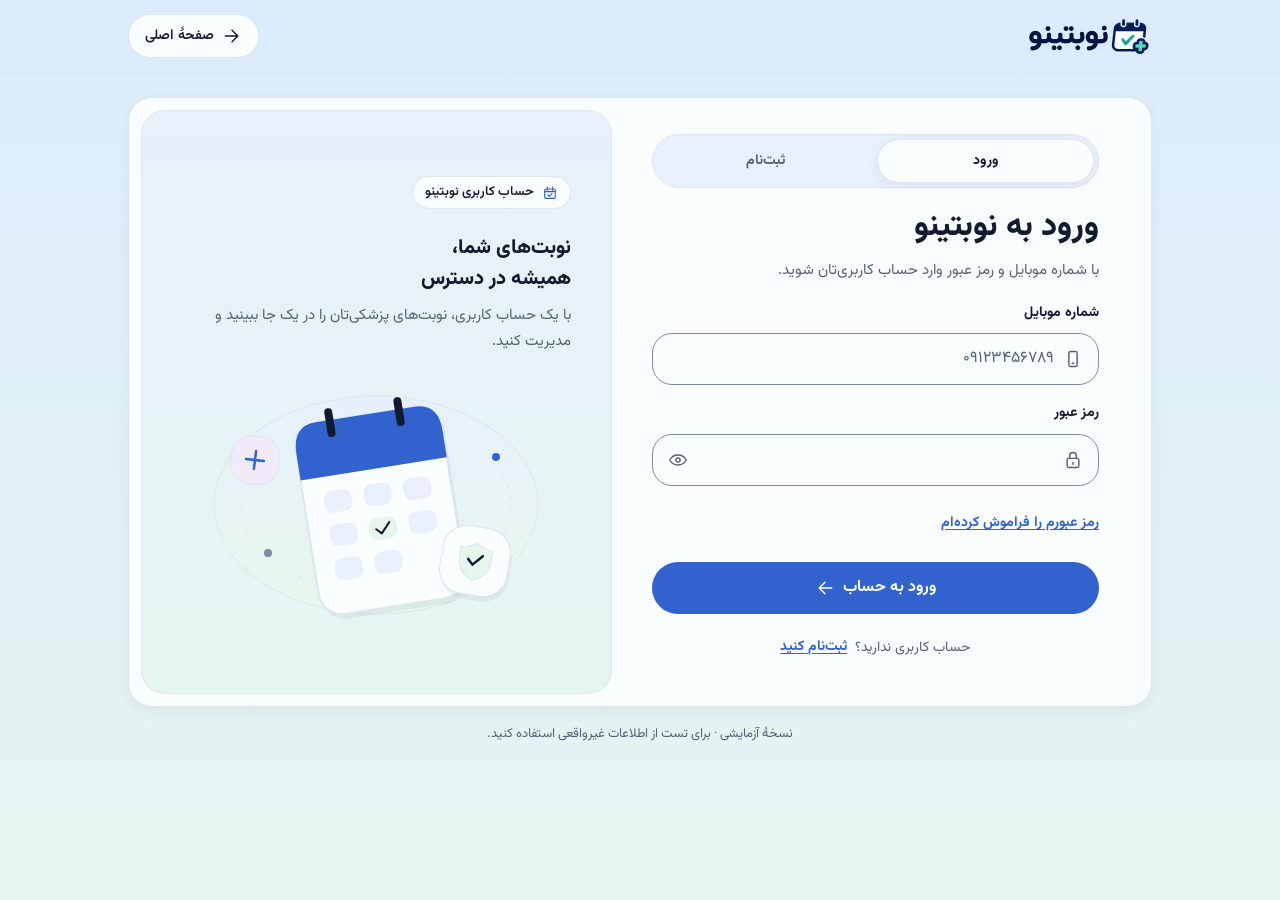
<file: html/P03-auth.html>
<!doctype html>
<html lang="fa" dir="rtl">
<head>
  <meta charset="utf-8">
  <meta name="viewport" content="width=device-width, initial-scale=1">
  <meta name="theme-color" content="#DCEBFC">
  <title>ورود به نوبتینو</title>
  <link rel="preconnect" href="https://fonts.googleapis.com">
  <link rel="preconnect" href="https://fonts.gstatic.com" crossorigin>
  <link rel="stylesheet" href="https://fonts.googleapis.com/css2?family=Vazirmatn:wght@400;500;600;700;800&display=swap">
  <link rel="stylesheet" href="../css/P03-auth.css">
  <script defer src="../js/P03-session.js"></script>
  <script defer src="../js/P03-auth.js"></script>
</head>
<body>
  <svg class="symbols" xmlns="http://www.w3.org/2000/svg" aria-hidden="true">
    <symbol id="i-arrow" viewBox="0 0 24 24"><path d="M4 12h15M12 5l7 7-7 7"/></symbol>
    <symbol id="i-phone" viewBox="0 0 24 24"><rect x="7" y="3" width="10" height="18" rx="2"/><path d="M11 17h2"/></symbol>
    <symbol id="i-user" viewBox="0 0 24 24"><circle cx="12" cy="7" r="3"/><path d="M5 20v-2a4 4 0 0 1 4-4h6a4 4 0 0 1 4 4v2"/></symbol>
    <symbol id="i-id-card" viewBox="0 0 24 24"><rect x="3" y="5" width="18" height="14" rx="2"/><circle cx="8.5" cy="10" r="1.5"/><path d="M6 16a2.5 2.5 0 0 1 5 0m3-6h4m-4 4h4"/></symbol>
    <symbol id="i-lock" viewBox="0 0 24 24"><rect x="5" y="10" width="14" height="11" rx="2"/><path d="M8 10V7a4 4 0 1 1 8 0v3m-4 5v2"/></symbol>
    <symbol id="i-eye" viewBox="0 0 24 24"><path d="M2 12s3.5-6 10-6 10 6 10 6-3.5 6-10 6-10-6-10-6Z"/><circle cx="12" cy="12" r="2.5"/></symbol>
    <symbol id="i-eye-off" viewBox="0 0 24 24"><path d="M3 3l18 18M10.6 6.1 12 6c6.5 0 10 6 10 6a16 16 0 0 1-3.1 3.5M6.2 7.8A17 17 0 0 0 2 12s3.5 6 10 6c1.5 0 2.8-.3 4-.8"/></symbol>
    <symbol id="i-check" viewBox="0 0 24 24"><path d="m5 12 4 4L19 6"/></symbol>
    <symbol id="i-flask" viewBox="0 0 24 24"><path d="M9 3h6m-5 0v6l-5 8a2 2 0 0 0 1.7 3h10.6a2 2 0 0 0 1.7-3l-5-8V3m-6.5 11h9"/></symbol>
    <symbol id="i-calendar" viewBox="0 0 24 24"><rect x="4" y="6" width="16" height="14" rx="2"/><path d="M8 3v5m8-5v5M4 10h16m-11 5 2 2 4-4"/></symbol>
    <symbol id="i-info" viewBox="0 0 24 24"><circle cx="12" cy="12" r="9"/><path d="M12 11v5m0-8h.01"/></symbol>
  </svg>

  <header class="site-header">
    <div class="shell header-row">
      <a class="brand" href="P01-landing.html" aria-label="نوبتینو، صفحهٔ اصلی">
        <img src="../images/Logo.png" width="128" height="48" alt="نوبتینو">
      </a>
      <a class="back-link" href="P01-landing.html" id="auth-back">
        <svg class="icon" aria-hidden="true"><use href="#i-arrow"/></svg>
        <span>صفحهٔ اصلی</span>
      </a>
    </div>
  </header>

  <main class="shell">
    <div class="auth-card">
      <section class="form-pane" aria-labelledby="flow-title">
        <nav id="route-tabs" class="route-tabs" aria-label="مسیرهای حساب کاربری">
          <a href="P03-auth.html" id="login-tab">ورود</a>
          <a href="?mode=register" id="register-tab">ثبت‌نام</a>
        </nav>
        <ol id="progress" class="progress" aria-label="مراحل" hidden>
          <li><span class="step-number">۱</span><span>شماره موبایل</span></li>
          <li><span class="step-number">۲</span><span>کد تأیید</span></li>
          <li><span class="step-number">۳</span><span>رمز عبور</span></li>
        </ol>
        <div class="intro">
          <h1 id="flow-title" tabindex="-1">ورود به نوبتینو</h1>
          <p id="flow-description">با شماره موبایل و رمز عبور وارد حساب کاربری‌تان شوید.</p>
        </div>
        <div id="flow">
          <p class="notice">اگر فرم نمایش داده نشد، جاوااسکریپت مرورگر را فعال کنید و صفحه را دوباره باز کنید.</p>
        </div>
      </section>

      <aside class="overview" aria-labelledby="overview-title">
        <span class="tag"><svg class="icon" aria-hidden="true"><use href="#i-calendar"/></svg> حساب کاربری نوبتینو</span>
        <div class="overview-copy">
          <h2 id="overview-title">نوبت‌های شما،<br>همیشه در دسترس</h2>
          <p>با یک حساب کاربری، نوبت‌های پزشکی‌تان را در یک جا ببینید و مدیریت کنید.</p>
        </div>
        <svg class="overview-art" viewBox="0 0 360 248" aria-hidden="true">
          <defs>
            <linearGradient id="orbit" x2="0" y2="1" gradientUnits="objectBoundingBox">
              <stop stop-color="#E7F0FB"/><stop offset="1" stop-color="#E6F6EB"/>
            </linearGradient>
          </defs>
          <ellipse cx="180" cy="126" rx="162" ry="109" fill="url(#orbit)" stroke="#DCE6EB"/>
          <ellipse cx="180" cy="126" rx="135" ry="87" fill="none" stroke="#DCE6EB" stroke-dasharray="4 8"/>
          <g transform="rotate(-9 180 130)">
            <rect x="110" y="35" width="148" height="194" rx="24" fill="#111B30" opacity=".05" transform="translate(2 5)"/>
            <rect x="110" y="35" width="148" height="194" rx="24" fill="#FAFDFE" stroke="#DCE6EB" stroke-width="2"/>
            <path d="M110 63q0-28 24-28h100q24 0 24 28v27H110z" fill="#3262CE"/>
            <path d="M148 27v21m70-21v21" stroke="#111B30" stroke-width="8" stroke-linecap="round"/>
            <g fill="#E7F0FB">
              <rect x="130" y="105" width="28" height="22" rx="8"/><rect x="170" y="105" width="28" height="22" rx="8"/><rect x="210" y="105" width="28" height="22" rx="8"/>
              <rect x="130" y="139" width="28" height="22" rx="8"/><rect x="210" y="139" width="28" height="22" rx="8"/>
              <rect x="130" y="173" width="28" height="22" rx="8"/><rect x="170" y="173" width="28" height="22" rx="8"/>
            </g>
            <rect x="170" y="139" width="28" height="22" rx="8" fill="#E6F6EB"/>
            <path d="m177 150 5 5 9-10" fill="none" stroke="#111B30" stroke-width="2" stroke-linecap="round" stroke-linejoin="round"/>
          </g>
          <g transform="translate(35 57) rotate(7 24 24)">
            <rect width="48" height="48" rx="20" fill="#F1EAFB" stroke="#DCE6EB"/>
            <path d="M24 15v18m-9-9h18" fill="none" stroke="#3262CE" stroke-width="2.5" stroke-linecap="round"/>
          </g>
          <g transform="translate(245 148) rotate(9 34 34)">
            <rect width="68" height="68" rx="24" fill="#111B30" opacity=".05" transform="translate(2 5)"/>
            <rect width="68" height="68" rx="24" fill="#FAFDFE" stroke="#DCE6EB"/>
            <path d="M34 16c-5 4-10 6-16 6v11c0 10 6 16 16 21 10-5 16-11 16-21V22c-6 0-11-2-16-6Z" fill="#E6F6EB" stroke="#DCE6EB"/>
            <path d="m27 33 5 5 9-10" fill="none" stroke="#111B30" stroke-width="2.5" stroke-linecap="round" stroke-linejoin="round"/>
          </g>
          <circle cx="300" cy="78" r="4" fill="#3262CE"/>
          <circle cx="72" cy="174" r="4" fill="#788BA2"/>
        </svg>
      </aside>
    </div>
    <footer class="page-note">نسخهٔ آزمایشی · برای تست از اطلاعات غیرواقعی استفاده کنید.</footer>
  </main>
</body>
</html>
</file>
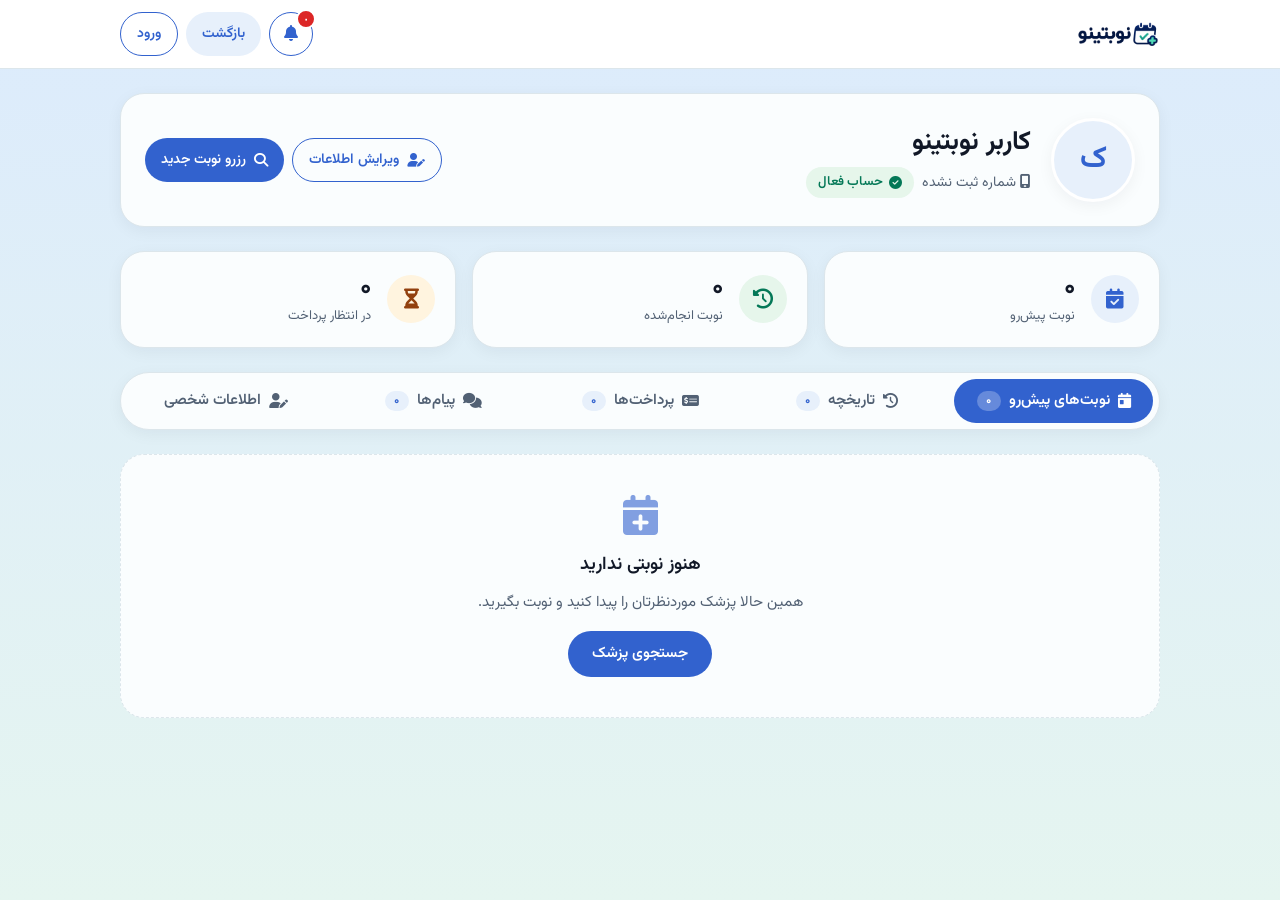
<file: html/P04-user-panel.html>
<!DOCTYPE html>
<html lang="fa" dir="rtl">
<head>
	<meta charset="UTF-8">
	<meta name="viewport" content="width=device-width, initial-scale=1.0">
	<meta name="description" content="پنل کاربر نوبتینو - مدیریت نوبت‌ها و اطلاعات شخصی">
	<title>پنل کاربر - نوبتینو</title>
	<link href="https://fonts.googleapis.com/css2?family=Inter:wght@400;500;600;700&family=Vazirmatn:wght@400;500;600;700&display=swap" rel="stylesheet">
	<link rel="stylesheet" href="https://cdnjs.cloudflare.com/ajax/libs/font-awesome/6.4.0/css/all.min.css">
	<style>
		:root {
			--primary: #3262CE;
			--primary-light: #E7F0FB;
			--dark: #111B30;
			--text-primary: #111827;
			--text-secondary: #526174;
			--bg: #F5F8FA;
			--card-bg: #FAFDFE;
			--border: #DCE6EB;
			--input-border: #788BA2;
			--mint: #E6F6EB;
			--success: #10B981;
			--white: #FFFFFF;
			--error: #DC2626;
			--error-light: #FEE2E2;
			--amber-bg: #FFF4DF;
			--amber-text: #92400E;
			--purple-bg: #F1EAFB;
			--purple-text: #6D28D9;
			--pink-bg: #FCE9EE;
			--pink-text: #B91C1C;
			--green-bg: #DCFCE7;
			--green-text: #047857;
			--gray-bg: #E2E8F0;
			--gray-text: #475569;
			--shadow-sm: 0 1px 2px rgba(0, 0, 0, 0.05);
			--shadow: 0 4px 16px rgba(17, 27, 48, 0.05);
			--shadow-lg: 0 8px 24px rgba(17, 27, 48, 0.08);
		}

		* {
			margin: 0;
			padding: 0;
			box-sizing: border-box;
		}

		body {
			background: linear-gradient(180deg, #DCEBFC 0%, #E5F5F0 100%);
			background-attachment: fixed;
			min-height: 100vh;
			color: var(--text-primary);
			font-family: 'Vazirmatn', system-ui, sans-serif;
			font-size: 16px;
			line-height: 1.6;
		}

		h1, h2, h3, h4 {
			color: var(--text-primary);
			margin-bottom: 12px;
		}

		h2 { font-size: 20px; font-weight: 700; }
		h3 { font-size: 18px; font-weight: 600; }
		h4 { font-size: 16px; font-weight: 600; }

		p {
			font-size: 15px;
			color: var(--text-secondary);
		}

		a { color: var(--primary); text-decoration: none; }
		a:hover { text-decoration: underline; }

		.container {
			max-width: 1080px;
			margin: 0 auto;
			padding: 0 20px;
		}

		/* Header */
		header {
			background: var(--white);
			border-bottom: 1px solid var(--border);
			position: sticky;
			top: 0;
			z-index: 100;
		}

		.header-content {
			display: flex;
			align-items: center;
			justify-content: space-between;
			padding: 12px 0;
			gap: 12px;
		}

		.logo {
			display: flex;
			align-items: center;
			gap: 12px;
			text-decoration: none;
		}

		.logo:hover { text-decoration: none; }

		.header-actions {
			display: flex;
			align-items: center;
			gap: 8px;
		}

		/* Buttons */
		.btn {
			display: inline-flex;
			align-items: center;
			justify-content: center;
			gap: 8px;
			padding: 11px 24px;
			border-radius: 999px;
			font-size: 15px;
			font-weight: 600;
			border: none;
			cursor: pointer;
			transition: background-color 0.2s, box-shadow 0.2s, color 0.2s;
			font-family: 'Vazirmatn', system-ui, sans-serif;
			min-height: 44px;
			text-decoration: none;
		}

		.btn:hover { text-decoration: none; }

		.btn-primary {
			background-color: var(--primary);
			color: var(--white);
		}

		.btn-primary:hover:not(:disabled) {
			background-color: #2654b8;
			box-shadow: var(--shadow-lg);
		}

		.btn-secondary {
			background-color: transparent;
			color: var(--primary);
			border: 1.5px solid var(--primary);
		}

		.btn-secondary:hover:not(:disabled) {
			background-color: var(--primary-light);
		}

		.btn-danger {
			background-color: transparent;
			color: var(--error);
			border: 1.5px solid var(--error);
		}

		.btn-danger:hover:not(:disabled) {
			background-color: var(--error-light);
		}

		.btn-ghost {
			background-color: var(--primary-light);
			color: var(--primary);
		}

		.btn-ghost:hover:not(:disabled) {
			background-color: #d8e6f8;
		}

		.btn-small {
			padding: 8px 16px;
			font-size: 14px;
			min-height: 44px;
		}

		.btn-block { width: 100%; }

		.btn:disabled {
			opacity: 0.6;
			cursor: not-allowed;
		}

		.btn:focus-visible,
		button:focus-visible,
		input:focus-visible,
		textarea:focus-visible,
		a:focus-visible,
		[role="tab"]:focus-visible {
			outline: 2px solid var(--primary);
			outline-offset: 2px;
		}

		/* Page layout */
		.page-content {
			padding: 24px 20px 40px;
		}

		/* User hero card */
		.user-hero {
			background: var(--card-bg);
			border: 1px solid var(--border);
			border-radius: 24px;
			box-shadow: var(--shadow);
			padding: 24px;
			display: flex;
			align-items: center;
			gap: 20px;
			flex-wrap: wrap;
		}

		.user-avatar {
			width: 84px;
			height: 84px;
			border-radius: 50%;
			background: var(--primary-light);
			color: var(--primary);
			display: flex;
			align-items: center;
			justify-content: center;
			font-size: 30px;
			font-weight: 700;
			flex-shrink: 0;
			overflow: hidden;
			border: 3px solid var(--white);
			box-shadow: var(--shadow);
		}

		.user-avatar img {
			width: 100%;
			height: 100%;
			object-fit: cover;
		}

		.user-hero-info {
			flex: 1;
			min-width: 220px;
		}

		.user-hero-info h1 {
			font-size: 26px;
			font-weight: 700;
			margin-bottom: 4px;
		}

		.user-hero-meta {
			display: flex;
			align-items: center;
			gap: 8px;
			flex-wrap: wrap;
			color: var(--text-secondary);
			font-size: 14px;
		}

		.user-hero-actions {
			display: flex;
			gap: 8px;
			flex-wrap: wrap;
		}

		/* Stat cards */
		.stats-row {
			display: grid;
			grid-template-columns: repeat(3, 1fr);
			gap: 16px;
			margin: 24px 0;
		}

		.stat-card {
			background: var(--card-bg);
			border: 1px solid var(--border);
			border-radius: 24px;
			box-shadow: var(--shadow);
			padding: 20px;
			display: flex;
			align-items: center;
			gap: 16px;
		}

		.stat-icon {
			width: 48px;
			height: 48px;
			border-radius: 50%;
			display: flex;
			align-items: center;
			justify-content: center;
			font-size: 20px;
			flex-shrink: 0;
		}

		.stat-icon.blue { background: var(--primary-light); color: var(--primary); }
		.stat-icon.green { background: var(--mint); color: var(--green-text); }
		.stat-icon.amber { background: var(--amber-bg); color: var(--amber-text); }

		.stat-value {
			font-size: 26px;
			font-weight: 700;
			line-height: 1.3;
		}

		.stat-label {
			font-size: 13px;
			color: var(--text-secondary);
		}

		/* Tabs */
		.tabs {
			display: flex;
			gap: 8px;
			background: var(--card-bg);
			border: 1px solid var(--border);
			border-radius: 999px;
			padding: 6px;
			box-shadow: var(--shadow);
			margin-bottom: 24px;
			overflow-x: auto;
		}

		[role="tab"] {
			flex: 1;
			min-width: 130px;
			padding: 10px 16px;
			min-height: 44px;
			border: none;
			background: transparent;
			border-radius: 999px;
			font-family: 'Vazirmatn', system-ui, sans-serif;
			font-size: 15px;
			font-weight: 600;
			color: var(--text-secondary);
			cursor: pointer;
			display: inline-flex;
			align-items: center;
			justify-content: center;
			gap: 8px;
			white-space: nowrap;
			transition: background-color 0.2s, color 0.2s;
		}

		[role="tab"]:hover {
			color: var(--primary);
		}

		[role="tab"][aria-selected="true"] {
			background: var(--primary);
			color: var(--white);
		}

		.tab-count {
			background: var(--primary-light);
			color: var(--primary);
			border-radius: 999px;
			font-size: 12px;
			font-weight: 700;
			padding: 1px 8px;
			min-width: 24px;
			text-align: center;
		}

		[role="tab"][aria-selected="true"] .tab-count {
			background: rgba(255, 255, 255, 0.25);
			color: var(--white);
		}

		[role="tabpanel"][hidden] {
			display: none;
		}

		/* Appointment cards */
		.appointment-card {
			background: var(--card-bg);
			border: 1px solid var(--border);
			border-radius: 24px;
			box-shadow: var(--shadow);
			padding: 20px;
			margin-bottom: 16px;
		}

		.appointment-main {
			display: flex;
			gap: 16px;
			align-items: flex-start;
		}

		.doctor-thumb {
			width: 64px;
			height: 64px;
			border-radius: 20px;
			background: var(--primary-light);
			display: flex;
			align-items: center;
			justify-content: center;
			font-size: 24px;
			color: var(--primary);
			flex-shrink: 0;
			overflow: hidden;
		}

		.doctor-thumb img {
			width: 100%;
			height: 100%;
			object-fit: cover;
		}

		.appointment-info {
			flex: 1;
			min-width: 0;
		}

		.appointment-info h3 {
			margin-bottom: 2px;
			font-size: 17px;
		}

		.appointment-doctor-specialty {
			font-size: 14px;
			color: var(--text-secondary);
			margin-bottom: 10px;
		}

		.appointment-details {
			display: flex;
			flex-wrap: wrap;
			gap: 8px 20px;
			font-size: 14px;
			color: var(--text-secondary);
		}

		.appointment-details span {
			display: inline-flex;
			align-items: center;
			gap: 6px;
		}

		.appointment-details i {
			color: var(--primary);
			font-size: 13px;
		}

		.appointment-side {
			display: flex;
			flex-direction: column;
			align-items: flex-end;
			gap: 10px;
			flex-shrink: 0;
		}

		.appointment-fee {
			font-size: 15px;
			font-weight: 700;
			color: var(--text-primary);
			white-space: nowrap;
		}

		/* Status badge (non-interactive) */
		.status-badge {
			display: inline-flex;
			align-items: center;
			gap: 6px;
			padding: 5px 12px;
			border-radius: 999px;
			font-size: 13px;
			font-weight: 600;
			white-space: nowrap;
		}

		.status-HELD { background: var(--amber-bg); color: var(--amber-text); }
		.status-AWAITING_PAYMENT { background: var(--purple-bg); color: var(--purple-text); }
		.status-CONFIRMED { background: var(--mint); color: var(--green-text); }
		.status-DONE { background: var(--primary-light); color: var(--primary); }
		.status-CANCELLED { background: var(--gray-bg); color: var(--gray-text); }
		.status-EXPIRED { background: var(--gray-bg); color: var(--gray-text); }
		.status-PAYMENT_FAILED { background: var(--pink-bg); color: var(--pink-text); }

		/* Countdown strip */
		.countdown-strip {
			display: flex;
			align-items: center;
			gap: 10px;
			background: var(--amber-bg);
			color: var(--amber-text);
			border-radius: 20px;
			padding: 10px 16px;
			font-size: 14px;
			font-weight: 600;
			margin-top: 14px;
		}

		.countdown-strip .count {
			font-size: 18px;
			font-weight: 700;
			direction: ltr;
			font-variant-numeric: tabular-nums;
		}

		.appointment-actions {
			display: flex;
			gap: 8px;
			margin-top: 14px;
			flex-wrap: wrap;
		}

		.appointment-actions .btn {
			min-height: 44px;
		}

		/* History timeline */
		.timeline {
			position: relative;
			padding-right: 20px;
		}

		.timeline::before {
			content: '';
			position: absolute;
			right: 5px;
			top: 8px;
			bottom: 8px;
			width: 2px;
			background: var(--border);
		}

		.timeline-item {
			position: relative;
			background: var(--card-bg);
			border: 1px solid var(--border);
			border-radius: 20px;
			box-shadow: var(--shadow-sm);
			padding: 16px;
			margin-bottom: 12px;
		}

		.timeline-item::before {
			content: '';
			position: absolute;
			right: -20px;
			top: 22px;
			width: 12px;
			height: 12px;
			border-radius: 50%;
			background: var(--white);
			border: 3px solid var(--primary);
		}

		.timeline-item.tl-cancelled::before { border-color: var(--gray-text); }
		.timeline-item.tl-failed::before { border-color: var(--pink-text); }
		.timeline-item.tl-expired::before { border-color: var(--gray-text); }
		.timeline-item.tl-done::before { border-color: var(--primary); }

		.timeline-head {
			display: flex;
			justify-content: space-between;
			align-items: flex-start;
			gap: 12px;
			flex-wrap: wrap;
		}

		.timeline-date {
			font-size: 13px;
			color: var(--text-secondary);
			display: inline-flex;
			align-items: center;
			gap: 6px;
			margin-top: 6px;
		}

		/* Profile form */
		.profile-card {
			background: var(--card-bg);
			border: 1px solid var(--border);
			border-radius: 24px;
			box-shadow: var(--shadow);
			padding: 24px;
		}

		.avatar-edit-row {
			display: flex;
			align-items: center;
			gap: 16px;
			margin-bottom: 24px;
			flex-wrap: wrap;
		}

		.avatar-edit-row .user-avatar {
			width: 72px;
			height: 72px;
			font-size: 26px;
		}

		.avatar-buttons {
			display: flex;
			gap: 8px;
			flex-wrap: wrap;
		}

		.form-grid {
			display: grid;
			grid-template-columns: 1fr 1fr;
			gap: 16px 20px;
		}

		.form-field {
			display: flex;
			flex-direction: column;
			gap: 6px;
		}

		.form-field.full { grid-column: 1 / -1; }

		.form-field label {
			font-size: 14px;
			font-weight: 600;
			color: var(--text-primary);
		}

		.form-field label .required {
			color: var(--error);
		}

		.form-field input,
		.form-field textarea {
			background: var(--white);
			border: 1.5px solid var(--input-border);
			border-radius: 20px;
			padding: 11px 16px;
			font-family: 'Vazirmatn', system-ui, sans-serif;
			font-size: 15px;
			color: var(--text-primary);
			min-height: 46px;
			transition: border-color 0.2s;
			width: 100%;
		}

		.form-field input:focus,
		.form-field textarea:focus {
			border-color: var(--primary);
		}

		.form-field input[aria-invalid="true"],
		.form-field textarea[aria-invalid="true"] {
			border-color: var(--error);
			background: #FFFBFB;
		}

		.field-error {
			font-size: 13px;
			color: var(--error);
			display: none;
		}

		.field-error.visible { display: block; }

		.field-hint {
			font-size: 13px;
			color: var(--text-secondary);
		}

		.form-actions {
			display: flex;
			gap: 12px;
			margin-top: 24px;
			flex-wrap: wrap;
		}

		/* Empty states */
		.empty-state {
			text-align: center;
			padding: 40px 16px;
			color: var(--text-secondary);
			background: var(--card-bg);
			border: 1px dashed var(--border);
			border-radius: 24px;
		}

		.empty-state i {
			font-size: 40px;
			color: var(--primary);
			opacity: 0.6;
			margin-bottom: 16px;
			display: block;
		}

		.empty-state h3 {
			font-size: 18px;
		}

		.empty-state .btn {
			margin-top: 16px;
		}

		/* Modal */
		.modal-overlay {
			position: fixed;
			inset: 0;
			background: rgba(17, 27, 48, 0.45);
			display: none;
			align-items: center;
			justify-content: center;
			z-index: 200;
			padding: 20px;
		}

		.modal-overlay.open {
			display: flex;
		}

		.modal {
			background: var(--card-bg);
			border-radius: 24px;
			box-shadow: var(--shadow-lg);
			padding: 24px;
			max-width: 420px;
			width: 100%;
			text-align: center;
		}

		.modal-icon {
			width: 56px;
			height: 56px;
			border-radius: 50%;
			background: var(--error-light);
			color: var(--error);
			display: flex;
			align-items: center;
			justify-content: center;
			font-size: 24px;
			margin: 0 auto 16px;
		}

		.modal h3 {
			font-size: 18px;
			margin-bottom: 8px;
		}

		.modal p {
			font-size: 14px;
			margin-bottom: 20px;
		}

		.modal-actions {
			display: flex;
			gap: 8px;
			justify-content: center;
			flex-wrap: wrap;
		}

		/* Toast */
		.toast {
			position: fixed;
			bottom: 24px;
			right: 50%;
			transform: translate(50%, 100px);
			background: var(--dark);
			color: var(--white);
			border-radius: 999px;
			padding: 12px 24px;
			font-size: 14px;
			font-weight: 600;
			display: flex;
			align-items: center;
			gap: 10px;
			box-shadow: var(--shadow-lg);
			z-index: 300;
			opacity: 0;
			transition: transform 0.25s, opacity 0.25s;
			max-width: calc(100vw - 40px);
		}

		.toast.show {
			transform: translate(50%, 0);
			opacity: 1;
		}

		.toast i {
			color: #6EE7B7;
		}

		.toast.toast-error i {
			color: #FCA5A5;
		}

		/* Notifications */
		.bell-wrap {
			position: relative;
		}

		.bell-btn {
			width: 44px;
			height: 44px;
			border-radius: 50%;
			border: 1.5px solid var(--primary);
			background: var(--white);
			color: var(--primary);
			cursor: pointer;
			font-size: 16px;
			position: relative;
			flex-shrink: 0;
			transition: background-color 0.2s;
		}

		.bell-btn:hover { background: var(--primary-light); }

		.bell-badge {
			position: absolute;
			top: -4px;
			inset-inline-start: -4px;
			background: var(--error);
			color: var(--white);
			border-radius: 999px;
			font-size: 11px;
			font-weight: 700;
			min-width: 20px;
			height: 20px;
			display: flex;
			align-items: center;
			justify-content: center;
			padding: 0 5px;
			border: 2px solid var(--white);
		}

		.notif-panel {
			position: absolute;
			top: calc(100% + 10px);
			inset-inline-end: 0;
			width: 340px;
			max-width: calc(100vw - 32px);
			background: var(--card-bg);
			border: 1px solid var(--border);
			border-radius: 24px;
			box-shadow: var(--shadow-lg);
			padding: 16px;
			z-index: 150;
			display: none;
			max-height: 420px;
			overflow-y: auto;
		}

		.notif-panel.open { display: block; }

		.notif-head {
			display: flex;
			align-items: center;
			justify-content: space-between;
			margin-bottom: 8px;
		}

		.notif-item {
			display: flex;
			gap: 12px;
			padding: 10px 8px;
			border-radius: 16px;
			align-items: flex-start;
		}

		.notif-item.unread { background: var(--primary-light); }

		.notif-icon {
			width: 36px;
			height: 36px;
			border-radius: 50%;
			display: flex;
			align-items: center;
			justify-content: center;
			font-size: 14px;
			flex-shrink: 0;
		}

		.notif-body {
			flex: 1;
			font-size: 13px;
			min-width: 0;
			text-align: start;
		}

		.notif-time {
			font-size: 12px;
			color: var(--text-secondary);
			margin-top: 2px;
		}

		/* Payments */
		.payment-card {
			background: var(--card-bg);
			border: 1px solid var(--border);
			border-radius: 20px;
			box-shadow: var(--shadow-sm);
			padding: 16px 20px;
			margin-bottom: 12px;
			display: flex;
			align-items: center;
			gap: 16px;
			flex-wrap: wrap;
		}

		.payment-icon {
			width: 44px;
			height: 44px;
			border-radius: 50%;
			display: flex;
			align-items: center;
			justify-content: center;
			font-size: 17px;
			flex-shrink: 0;
		}

		.payment-info { flex: 1; min-width: 200px; text-align: start; }

		.payment-info h4 { margin-bottom: 2px; }

		.payment-sub {
			font-size: 13px;
			color: var(--text-secondary);
		}

		.payment-side {
			display: flex;
			flex-direction: column;
			align-items: flex-end;
			gap: 8px;
		}

		.payment-amount {
			font-size: 15px;
			font-weight: 700;
			white-space: nowrap;
		}

		.inv-row {
			display: flex;
			justify-content: space-between;
			gap: 12px;
			padding: 8px 0;
			border-bottom: 1px dashed var(--border);
			font-size: 14px;
			text-align: start;
		}

		.inv-row.total {
			font-weight: 700;
			border-bottom: none;
			font-size: 15px;
		}

		.inv-row span:first-child { color: var(--text-secondary); }

		/* Chat */
		.chat-card {
			background: var(--card-bg);
			border: 1px solid var(--border);
			border-radius: 24px;
			box-shadow: var(--shadow);
			overflow: hidden;
			display: grid;
			grid-template-columns: 280px 1fr;
			min-height: 420px;
		}

		.contacts {
			border-inline-end: 1px solid var(--border);
			background: var(--white);
			overflow-y: auto;
			max-height: 560px;
		}

		.contact-item {
			display: flex;
			gap: 12px;
			align-items: center;
			width: 100%;
			padding: 12px 16px;
			background: none;
			border: none;
			border-bottom: 1px solid var(--border);
			cursor: pointer;
			font-family: inherit;
			text-align: start;
			min-height: 64px;
			transition: background-color 0.15s;
		}

		.contact-item:hover { background: var(--primary-light); }
		.contact-item.active { background: var(--primary-light); }

		.contact-avatar {
			width: 44px;
			height: 44px;
			border-radius: 50%;
			object-fit: cover;
			flex-shrink: 0;
		}

		.contact-meta {
			flex: 1;
			min-width: 0;
			display: flex;
			flex-direction: column;
			gap: 2px;
		}

		.contact-name {
			font-size: 14px;
			font-weight: 600;
			white-space: nowrap;
			overflow: hidden;
			text-overflow: ellipsis;
		}

		.contact-sub {
			font-size: 12px;
			color: var(--text-secondary);
			white-space: nowrap;
			overflow: hidden;
			text-overflow: ellipsis;
		}

		.contact-unread {
			background: var(--primary);
			color: var(--white);
			border-radius: 999px;
			font-size: 11px;
			font-weight: 700;
			min-width: 22px;
			height: 22px;
			display: inline-flex;
			align-items: center;
			justify-content: center;
			padding: 0 6px;
			flex-shrink: 0;
		}

		.chat-main {
			display: flex;
			flex-direction: column;
		}

		.chat-head {
			padding: 12px 16px;
			border-bottom: 1px solid var(--border);
			background: var(--white);
			display: flex;
			align-items: center;
			gap: 12px;
		}

		.chat-messages {
			flex: 1;
			padding: 16px;
			overflow-y: auto;
			display: flex;
			flex-direction: column;
			gap: 10px;
			max-height: 420px;
			background: linear-gradient(180deg, #F5F8FA, #FAFDFE);
		}

		.msg {
			max-width: 75%;
			padding: 10px 16px;
			border-radius: 20px;
			font-size: 14px;
			line-height: 1.7;
			box-shadow: var(--shadow-sm);
		}

		.msg.theirs {
			align-self: flex-start;
			background: var(--white);
			border: 1px solid var(--border);
			border-start-start-radius: 6px;
		}

		.msg.mine {
			align-self: flex-end;
			background: var(--primary-light);
			border: 1px solid #c8daf5;
			border-start-end-radius: 6px;
		}

		.msg-time {
			display: block;
			font-size: 11px;
			opacity: 0.7;
			margin-top: 4px;
		}

		.chat-composer {
			display: flex;
			gap: 8px;
			padding: 12px;
			border-top: 1px solid var(--border);
			background: var(--white);
		}

		.chat-composer input {
			flex: 1;
			border: 1.5px solid var(--input-border);
			border-radius: 20px;
			padding: 10px 16px;
			font-family: inherit;
			font-size: 14px;
			min-height: 44px;
			background: var(--card-bg);
		}

		.send-btn {
			width: 44px;
			height: 44px;
			border-radius: 50%;
			background: var(--dark);
			color: var(--white);
			border: none;
			cursor: pointer;
			font-size: 15px;
			flex-shrink: 0;
			transition: opacity 0.2s;
		}

		.send-btn:hover { opacity: 0.9; }

		.chat-empty {
			display: flex;
			flex-direction: column;
			align-items: center;
			justify-content: center;
			gap: 8px;
			color: var(--text-secondary);
			padding: 40px 16px;
			text-align: center;
		}

		.chat-empty i {
			font-size: 28px;
			color: var(--primary);
			opacity: 0.6;
		}

		@media (max-width: 720px) {
			.chat-card { grid-template-columns: 1fr; }

			.contacts {
				display: flex;
				overflow-x: auto;
				border-inline-end: none;
				border-bottom: 1px solid var(--border);
				max-height: none;
			}

			.contact-item {
				border-bottom: none;
				border-inline-end: 1px solid var(--border);
				min-width: 180px;
				flex-direction: column;
				text-align: center;
				gap: 6px;
			}
		}

		/* Visit result modal */
		.modal-wide { max-width: 500px; }

		.visit-section {
			text-align: start;
			margin-bottom: 16px;
		}

		.visit-section h4 {
			display: flex;
			align-items: center;
			gap: 8px;
			margin-bottom: 6px;
			font-size: 15px;
		}

		.visit-section h4 i { color: var(--primary); }

		.visit-section p { font-size: 14px; }

		.rx-list {
			list-style: none;
			display: flex;
			flex-direction: column;
			gap: 6px;
		}

		.rx-list li {
			background: var(--white);
			border: 1px solid var(--border);
			border-radius: 12px;
			padding: 8px 12px;
			font-size: 14px;
			display: flex;
			gap: 8px;
			align-items: flex-start;
			text-align: start;
		}

		.rx-list li i {
			color: var(--primary);
			margin-top: 4px;
		}

		/* Section headers */
		.section-head {
			display: flex;
			align-items: center;
			justify-content: space-between;
			gap: 12px;
			margin-bottom: 16px;
			flex-wrap: wrap;
		}

		/* Responsive */
		@media (max-width: 720px) {
			.stats-row {
				grid-template-columns: 1fr;
				gap: 12px;
			}

			.user-hero {
				flex-direction: column;
				text-align: center;
			}

			.user-hero-meta {
				justify-content: center;
			}

			.user-hero-actions {
				justify-content: center;
				width: 100%;
			}

			.appointment-main {
				flex-direction: column;
			}

			.appointment-side {
				flex-direction: row;
				align-items: center;
				justify-content: space-between;
				width: 100%;
			}

			.form-grid {
				grid-template-columns: 1fr;
			}

			.appointment-actions .btn {
				flex: 1;
			}
		}

		@media (max-width: 400px) {
			.container, .page-content {
				padding-right: 12px;
				padding-left: 12px;
			}

			.stat-card {
				padding: 16px;
			}

			[role="tab"] {
				min-width: 110px;
				font-size: 14px;
			}
		}

		@media (prefers-reduced-motion: reduce) {
			*, *::before, *::after {
				transition: none !important;
				animation: none !important;
			}
		}
	</style>
	<link rel="stylesheet" href="../css/P03-account.css">
	<script src="../js/P03-session.js"></script>
</head>
<body>
	<!-- Header -->
	<header>
		<div class="container">
			<div class="header-content">
				<a href="P01-landing.html" class="logo" aria-label="نوبتینو - صفحهٔ اصلی">
					<img src="../images/Logo.png" alt="لوگوی نوبتینو" style="height: 32px; object-fit: contain;">
				</a>
				<div class="header-actions">
					<div class="bell-wrap">
						<button type="button" class="bell-btn" onclick="toggleNotifPanel(event)" aria-label="اعلان‌ها" aria-expanded="false" id="bellBtn">
							<i class="fas fa-bell" aria-hidden="true"></i>
							<span class="bell-badge" id="bellBadge" hidden>۰</span>
						</button>
						<div class="notif-panel" id="notifPanel">
							<div class="notif-head">
								<h4 style="margin: 0;">اعلان‌ها</h4>
								<button type="button" class="btn btn-ghost btn-small" onclick="markAllRead(event)">همه خوانده شد</button>
							</div>
							<div id="notifList"></div>
						</div>
					</div>
					<a href="P01-landing.html" class="btn btn-ghost btn-small">بازگشت</a>
					<a href="P03-auth.html" class="btn btn-secondary btn-small" data-p03-auth="login" data-p03-guest>ورود</a>
					<div class="p03-account" data-p03-account hidden></div>
				</div>
			</div>
		</div>
	</header>

	<!-- Main -->
	<main class="container page-content">
		<!-- User hero -->
		<section class="user-hero" aria-label="خلاصهٔ حساب کاربری">
			<div class="user-avatar" id="heroAvatar" aria-hidden="true"></div>
			<div class="user-hero-info">
				<h1 id="heroName">کاربر نوبتینو</h1>
				<div class="user-hero-meta">
					<span id="heroPhone"><i class="fas fa-mobile-screen"></i> —</span>
					<span class="status-badge status-CONFIRMED"><i class="fas fa-circle-check"></i> حساب فعال</span>
				</div>
			</div>
			<div class="user-hero-actions">
				<button type="button" class="btn btn-secondary btn-small" onclick="switchTab('profile')">
					<i class="fas fa-user-pen"></i> ویرایش اطلاعات
				</button>
				<a href="P01-landing.html" class="btn btn-primary btn-small">
					<i class="fas fa-magnifying-glass"></i> رزرو نوبت جدید
				</a>
			</div>
		</section>

		<!-- Stats -->
		<section class="stats-row" aria-label="خلاصهٔ نوبت‌ها">
			<div class="stat-card">
				<div class="stat-icon blue"><i class="fas fa-calendar-check"></i></div>
				<div>
					<div class="stat-value" id="statUpcoming">۰</div>
					<div class="stat-label">نوبت پیش‌رو</div>
				</div>
			</div>
			<div class="stat-card">
				<div class="stat-icon green"><i class="fas fa-clock-rotate-left"></i></div>
				<div>
					<div class="stat-value" id="statDone">۰</div>
					<div class="stat-label">نوبت انجام‌شده</div>
				</div>
			</div>
			<div class="stat-card">
				<div class="stat-icon amber"><i class="fas fa-hourglass-half"></i></div>
				<div>
					<div class="stat-value" id="statPending">۰</div>
					<div class="stat-label">در انتظار پرداخت</div>
				</div>
			</div>
		</section>

		<!-- Tabs -->
		<div class="tabs" role="tablist" aria-label="بخش‌های پنل کاربر">
			<button type="button" role="tab" id="tab-upcoming" aria-selected="true" aria-controls="panel-upcoming" onclick="switchTab('upcoming')">
				<i class="fas fa-calendar-day"></i> نوبت‌های پیش‌رو <span class="tab-count" id="countUpcoming">۰</span>
			</button>
			<button type="button" role="tab" id="tab-history" aria-selected="false" aria-controls="panel-history" onclick="switchTab('history')">
				<i class="fas fa-clock-rotate-left"></i> تاریخچه <span class="tab-count" id="countHistory">۰</span>
			</button>
			<button type="button" role="tab" id="tab-payments" aria-selected="false" aria-controls="panel-payments" onclick="switchTab('payments')">
				<i class="fas fa-money-check-dollar"></i> پرداخت‌ها <span class="tab-count" id="countPayments">۰</span>
			</button>
			<button type="button" role="tab" id="tab-messages" aria-selected="false" aria-controls="panel-messages" onclick="switchTab('messages')">
				<i class="fas fa-comments"></i> پیام‌ها <span class="tab-count" id="countMessages">۰</span>
			</button>
			<button type="button" role="tab" id="tab-profile" aria-selected="false" aria-controls="panel-profile" onclick="switchTab('profile')">
				<i class="fas fa-user-pen"></i> اطلاعات شخصی
			</button>
		</div>

		<!-- Upcoming appointments -->
		<section id="panel-upcoming" role="tabpanel" aria-labelledby="tab-upcoming">
			<div id="upcomingList"></div>
		</section>

		<!-- History -->
		<section id="panel-history" role="tabpanel" aria-labelledby="tab-history" hidden>
			<div id="historyList" class="timeline"></div>
		</section>

		<!-- Payments -->
		<section id="panel-payments" role="tabpanel" aria-labelledby="tab-payments" hidden>
			<div id="paymentsList"></div>
		</section>

		<!-- Messages -->
		<section id="panel-messages" role="tabpanel" aria-labelledby="tab-messages" hidden>
			<div class="chat-card" id="chatCard"></div>
		</section>

		<!-- Profile -->
		<section id="panel-profile" role="tabpanel" aria-labelledby="tab-profile" hidden>
			<div class="profile-card">
				<div class="avatar-edit-row">
					<div class="user-avatar" id="formAvatar" aria-hidden="true"></div>
					<div class="avatar-buttons">
						<button type="button" class="btn btn-secondary btn-small" onclick="document.getElementById('avatarInput').click()">
							<i class="fas fa-camera"></i> انتخاب عکس
						</button>
						<button type="button" class="btn btn-danger btn-small" id="removePhotoBtn" onclick="removePhoto()" hidden>
							<i class="fas fa-trash-can"></i> حذف عکس
						</button>
						<input type="file" id="avatarInput" accept="image/*" hidden onchange="onAvatarSelected(event)" aria-label="انتخاب عکس پروفایل">
					</div>
				</div>

				<form id="profileForm" novalidate onsubmit="saveProfile(event)">
					<div class="form-grid">
						<div class="form-field">
							<label for="fullName">نام و نام خانوادگی <span class="required" aria-hidden="true">*</span></label>
							<input type="text" id="fullName" name="fullName" autocomplete="name" required>
							<span class="field-error" id="fullNameError">نام را وارد کنید.</span>
						</div>
						<div class="form-field">
							<label for="phone">شمارهٔ موبایل <span class="required" aria-hidden="true">*</span></label>
							<input type="tel" id="phone" name="phone" inputmode="tel" autocomplete="tel" placeholder="۰۹۱۲۳۴۵۶۷۸۹" required>
							<span class="field-error" id="phoneError">شمارهٔ موبایل معتبر وارد کنید (۱۱ رقم و با ۰۹ شروع شود).</span>
						</div>
						<div class="form-field full">
							<label for="email">ایمیل</label>
							<input type="email" id="email" name="email" autocomplete="email" dir="ltr" placeholder="name@example.com">
							<span class="field-error" id="emailError">قالب ایمیل درست نیست.</span>
						</div>
						<div class="form-field full">
							<label for="address">آدرس</label>
							<input type="text" id="address" name="address" autocomplete="street-address" placeholder="مثلاً تهران، خیابان آزادی">
							<span class="field-hint">برای یادآوری محل مراجعه در پیام‌های بعدی استفاده می‌شود.</span>
						</div>
					</div>
					<div class="form-actions">
						<button type="submit" class="btn btn-primary">
							<i class="fas fa-floppy-disk"></i> ذخیرهٔ تغییرات
						</button>
						<button type="button" class="btn btn-secondary" onclick="resetProfileForm()">انصراف</button>
					</div>
				</form>
			</div>
		</section>
	</main>

	<!-- Cancel confirm modal -->
	<div class="modal-overlay" id="cancelModal" role="dialog" aria-modal="true" aria-labelledby="cancelModalTitle">
		<div class="modal">
			<div class="modal-icon"><i class="fas fa-triangle-exclamation"></i></div>
			<h3 id="cancelModalTitle">لغو نوبت</h3>
			<p id="cancelModalText">آیا از لغو این نوبت مطمئن هستید؟</p>
			<div class="modal-actions">
				<button type="button" class="btn btn-danger" id="confirmCancelBtn">بله، لغو کن</button>
				<button type="button" class="btn btn-secondary" onclick="closeCancelModal()">انصراف</button>
			</div>
		</div>
	</div>

	<!-- Visit result modal -->
	<div class="modal-overlay" id="visitModal" role="dialog" aria-modal="true" aria-labelledby="visitModalTitle">
		<div class="modal modal-wide">
			<div class="modal-icon" style="background: var(--mint); color: var(--green-text);"><i class="fas fa-file-waveform" aria-hidden="true"></i></div>
			<h3 id="visitModalTitle">نتیجهٔ ویزیت و نسخه</h3>
			<div id="visitModalBody"></div>
			<div class="modal-actions">
				<button type="button" class="btn btn-secondary" onclick="closeModal('visitModal')">بستن</button>
			</div>
		</div>
	</div>

	<!-- Invoice modal -->
	<div class="modal-overlay" id="invoiceModal" role="dialog" aria-modal="true" aria-labelledby="invoiceModalTitle">
		<div class="modal modal-wide">
			<div class="modal-icon" style="background: var(--primary-light); color: var(--primary);"><i class="fas fa-file-invoice-dollar" aria-hidden="true"></i></div>
			<h3 id="invoiceModalTitle">فاکتور پرداخت</h3>
			<div id="invoiceModalBody"></div>
			<div class="modal-actions">
				<button type="button" class="btn btn-secondary" onclick="closeModal('invoiceModal')">بستن</button>
			</div>
		</div>
	</div>

	<!-- Toast -->
	<div class="toast" id="toast" role="status" aria-live="polite">
		<i class="fas fa-circle-check" id="toastIcon"></i>
		<span id="toastText"></span>
	</div>

	<!-- Scripts -->
	<script src="../js/doctors-data.js"></script>
	<script src="../js/reservation-system.js"></script>

	<script>
		'use strict';

		/* ---------- Helpers ---------- */

		const profileOwner = window.NobatinoAccount.current();
		const PROFILE_KEY = window.NobatinoAccount.profileKey(profileOwner);
		function reloadIfAccountChanged() {
			if (window.NobatinoAccount.current() !== profileOwner) location.reload();
		}
		window.addEventListener('nobatino:account-change', reloadIfAccountChanged);
		window.addEventListener('storage', reloadIfAccountChanged);
		window.addEventListener('pageshow', reloadIfAccountChanged);
		const NOTIFS_KEY = 'nobatino_notifications';
		const MESSAGES_KEY = 'nobatino_messages';
		const VISITS_KEY = 'nobatino_visits';
		let pendingCancelId = null;
		let countdownInterval = null;

		function faNum(str) {
			const persian = ['۰', '۱', '۲', '۳', '۴', '۵', '۶', '۷', '۸', '۹'];
			return String(str).replace(/\d/g, d => persian[d]);
		}

		function toEnDigits(str) {
			return String(str)
				.replace(/[۰-۹]/g, d => '۰۱۲۳۴۵۶۷۸۹'.indexOf(d))
				.replace(/[٠-٩]/g, d => '٠١٢٣٤٥٦٧٨٩'.indexOf(d));
		}

		function todayStr() {
			const d = new Date();
			return `${d.getFullYear()}-${String(d.getMonth() + 1).padStart(2, '0')}-${String(d.getDate()).padStart(2, '0')}`;
		}

		function datePlus(days) {
			const d = new Date();
			d.setDate(d.getDate() + days);
			return `${d.getFullYear()}-${String(d.getMonth() + 1).padStart(2, '0')}-${String(d.getDate()).padStart(2, '0')}`;
		}

		function formatFaDate(dateStr) {
			if (!dateStr) return '—';
			const d = new Date(dateStr + 'T00:00:00');
			return new Intl.DateTimeFormat('fa-IR', { weekday: 'long', day: 'numeric', month: 'long' }).format(d);
		}

		function formatFaDateFull(dateStr) {
			if (!dateStr) return '—';
			const d = new Date(dateStr + 'T00:00:00');
			return new Intl.DateTimeFormat('fa-IR', { year: 'numeric', month: 'long', day: 'numeric', weekday: 'long' }).format(d);
		}

		function formatFee(num) {
			return faNum(Number(num || 0).toLocaleString('en-US')) + ' تومان';
		}

		function faTimeAgo(iso) {
			if (!iso) return '—';
			const diff = Date.now() - new Date(iso).getTime();
			const mins = Math.floor(diff / 60000);
			if (mins < 1) return 'همین حالا';
			if (mins < 60) return `${faNum(mins)} دقیقه پیش`;
			const hours = Math.floor(mins / 60);
			if (hours < 24) return `${faNum(hours)} ساعت پیش`;
			const days = Math.floor(hours / 24);
			if (days < 7) return `${faNum(days)} روز پیش`;
			return formatFaDateFull(iso.slice(0, 10));
		}

		const STATUS_META = {
			HELD: { label: 'در انتظار پرداخت', cls: 'status-HELD', icon: 'fa-hourglass-half' },
			AWAITING_PAYMENT: { label: 'در انتظار تأیید پرداخت', cls: 'status-AWAITING_PAYMENT', icon: 'fa-credit-card' },
			CONFIRMED: { label: 'تأییدشده', cls: 'status-CONFIRMED', icon: 'fa-circle-check' },
			DONE: { label: 'انجام‌شده', cls: 'status-DONE', icon: 'fa-check' },
			CANCELLED: { label: 'لغوشده', cls: 'status-CANCELLED', icon: 'fa-ban' },
			EXPIRED: { label: 'منقضی‌شده', cls: 'status-EXPIRED', icon: 'fa-hourglass-end' },
			PAYMENT_FAILED: { label: 'پرداخت ناموفق', cls: 'status-PAYMENT_FAILED', icon: 'fa-xmark' }
		};

		function statusBadge(status) {
			const meta = STATUS_META[status] || STATUS_META.CANCELLED;
			return `<span class="status-badge ${meta.cls}"><i class="fas ${meta.icon}" aria-hidden="true"></i> ${meta.label}</span>`;
		}

		function escapeHtml(str) {
			return String(str ?? '').replace(/[&<>"']/g, c => ({
				'&': '&amp;', '<': '&lt;', '>': '&gt;', '"': '&quot;', "'": '&#39;'
			}[c]));
		}

		/* ---------- Profile ---------- */

		function getProfile() {
			try {
				const raw = localStorage.getItem(PROFILE_KEY);
				if (raw) return JSON.parse(raw);
			} catch (e) { /* ignore corrupt data */ }
			return { fullName: 'کاربر نوبتینو', phone: profileOwner || '', email: '', address: '', photo: null };
		}

		function initials(name) {
			return String(name || 'ک').trim().charAt(0) || 'ک';
		}

		function renderAvatar(el, profile) {
			if (typeof profile.photo === 'string' && /^data:image\/[\w.+-]+;base64,/i.test(profile.photo)) {
				const image = new Image();
				image.alt = '';
				image.src = profile.photo;
				el.replaceChildren(image);
			} else {
				el.textContent = initials(profile.fullName);
			}
		}

		function renderHero() {
			const p = getProfile();
			document.getElementById('heroName').textContent = p.fullName || 'کاربر نوبتینو';
			document.getElementById('heroPhone').innerHTML =
				`<i class="fas fa-mobile-screen" aria-hidden="true"></i> ${p.phone ? faNum(p.phone) : 'شماره ثبت نشده'}`;
			renderAvatar(document.getElementById('heroAvatar'), p);
			window.dispatchEvent(new Event('nobatino:profile-change'));
		}

		function fillProfileForm() {
			const p = getProfile();
			document.getElementById('fullName').value = p.fullName || '';
			document.getElementById('phone').value = p.phone || '';
			document.getElementById('email').value = p.email || '';
			document.getElementById('address').value = p.address || '';
			clearFieldErrors();
			renderAvatar(document.getElementById('formAvatar'), p);
			document.getElementById('removePhotoBtn').hidden = !p.photo;
		}

		function clearFieldErrors() {
			['fullName', 'phone', 'email'].forEach(id => {
				document.getElementById(id).setAttribute('aria-invalid', 'false');
				document.getElementById(id + 'Error').classList.remove('visible');
			});
		}

		function resetProfileForm() {
			fillProfileForm();
			showToast('تغییرات ذخیره نشد', false);
		}

		function saveProfile(event) {
			event.preventDefault();
			clearFieldErrors();

			const fullName = document.getElementById('fullName').value.trim();
			const phone = toEnDigits(document.getElementById('phone').value).replace(/[\s-]/g, '');
			const email = document.getElementById('email').value.trim();
			const address = document.getElementById('address').value.trim();

			let valid = true;
			if (!fullName) {
				markInvalid('fullName');
				valid = false;
			}
			if (!/^09\d{9}$/.test(phone)) {
				markInvalid('phone');
				valid = false;
			}
			if (email && !/^[^\s@]+@[^\s@]+\.[^\s@]+$/.test(email)) {
				markInvalid('email');
				valid = false;
			}
			if (!valid) {
				showToast('لطفاً خطاهای فرم را برطرف کنید', false);
				return;
			}

			const p = getProfile();
			p.fullName = fullName;
			p.phone = phone;
			p.email = email;
			p.address = address;
			p.updatedAt = new Date().toISOString();
			localStorage.setItem(PROFILE_KEY, JSON.stringify(p));

			renderHero();
			renderAvatar(document.getElementById('formAvatar'), p);
			document.getElementById('removePhotoBtn').hidden = !p.photo;
			showToast('اطلاعات با موفقیت ذخیره شد');
		}

		function markInvalid(id) {
			document.getElementById(id).setAttribute('aria-invalid', 'true');
			document.getElementById(id + 'Error').classList.add('visible');
		}

		function onAvatarSelected(event) {
			const file = event.target.files && event.target.files[0];
			if (!file) return;
			if (!file.type.startsWith('image/')) {
				showToast('فایل انتخاب‌شده تصویر نیست', false);
				return;
			}
			if (file.size > 1.5 * 1024 * 1024) {
				showToast('حجم تصویر باید کمتر از ۱.۵ مگابایت باشد', false);
				return;
			}
			const reader = new FileReader();
			reader.onload = () => {
				const p = getProfile();
				p.photo = reader.result;
				localStorage.setItem(PROFILE_KEY, JSON.stringify(p));
				renderAvatar(document.getElementById('formAvatar'), p);
				document.getElementById('removePhotoBtn').hidden = false;
				renderHero();
				showToast('عکس پروفایل به‌روزرسانی شد');
			};
			reader.readAsDataURL(file);
			event.target.value = '';
		}

		function removePhoto() {
			const p = getProfile();
			p.photo = null;
			localStorage.setItem(PROFILE_KEY, JSON.stringify(p));
			renderAvatar(document.getElementById('formAvatar'), p);
			document.getElementById('removePhotoBtn').hidden = true;
			renderHero();
			showToast('عکس پروفایل حذف شد');
		}

		/* ---------- Appointments ---------- */

		function getReservations() {
			// Refresh held/awaiting reservations so countdowns and expirations stay truthful
			const all = ReservationSystem.getAllReservations();
			for (const id in all) {
				const res = all[id];
				if (res.status === 'HELD' || res.status === 'AWAITING_PAYMENT') {
					ReservationSystem.checkExpiration(id);
				}
			}
			return ReservationSystem.getAllReservations();
		}

		function splitReservations() {
			const all = getReservations();
			const today = todayStr();
			const upcoming = [];
			const history = [];

			for (const id in all) {
				const res = all[id];
				const isActive = res.status === 'HELD' || res.status === 'AWAITING_PAYMENT' || res.status === 'CONFIRMED';
				if (isActive && res.appointmentDate >= today) {
					upcoming.push(res);
				} else {
					const item = { ...res };
					if (item.status === 'CONFIRMED') item.status = 'DONE';
					history.push(item);
				}
			}

			upcoming.sort((a, b) => (a.appointmentDate + a.startTime).localeCompare(b.appointmentDate + b.startTime));
			history.sort((a, b) => (b.appointmentDate + b.startTime).localeCompare(a.appointmentDate + a.startTime));
			return { upcoming, history };
		}

		function doctorOf(res) {
			return getDoctorById(res.doctorId);
		}

		function doctorThumbHtml(doc) {
			if (doc && doc.photo) {
				return `<img src="../images/${doc.photo}" alt="">`;
			}
			return '<i class="fas fa-user-doctor" aria-hidden="true"></i>';
		}

		function renderUpcoming() {
			const { upcoming } = splitReservations();
			const listEl = document.getElementById('upcomingList');

			if (upcoming.length === 0) {
				listEl.innerHTML = `
					<div class="empty-state">
						<i class="fas fa-calendar-plus" aria-hidden="true"></i>
						<h3>هنوز نوبتی ندارید</h3>
						<p>همین حالا پزشک موردنظرتان را پیدا کنید و نوبت بگیرید.</p>
						<a href="P01-landing.html" class="btn btn-primary">جستجوی پزشک</a>
					</div>`;
				return;
			}

			listEl.innerHTML = upcoming.map(res => {
				const doc = doctorOf(res);
				const docName = doc ? doc.name : 'پزشک حذف‌شده';
				const docSpec = doc ? doc.specialty : '—';
				const payNeeded = res.status === 'HELD' || res.status === 'AWAITING_PAYMENT';
				const showCountdown = payNeeded;

				return `
				<article class="appointment-card" data-res-id="${res.id}">
					<div class="appointment-main">
						<div class="doctor-thumb">${doctorThumbHtml(doc)}</div>
						<div class="appointment-info">
							<h3>${escapeHtml(docName)}</h3>
							<div class="appointment-doctor-specialty">${escapeHtml(docSpec)}</div>
							<div class="appointment-details">
								<span><i class="fas fa-calendar" aria-hidden="true"></i> ${formatFaDateFull(res.appointmentDate)}</span>
								<span><i class="fas fa-clock" aria-hidden="true"></i> ${faNum(res.startTime)} تا ${faNum(res.endTime)}</span>
								<span><i class="fas fa-file-invoice" aria-hidden="true"></i> کد رهگیری: ${faNum(res.id.replace('RES-', ''))}</span>
							</div>
							${showCountdown ? `
							<div class="countdown-strip">
								<i class="fas fa-hourglass-half" aria-hidden="true"></i>
								<span>مهلت پرداخت (دقیقه:ثانیه):</span>
								<span class="count" data-countdown-for="${res.id}">--:--</span>
							</div>` : ''}
						</div>
						<div class="appointment-side">
							${statusBadge(res.status)}
							<span class="appointment-fee">${formatFee(res.consultationFee)}</span>
						</div>
					</div>
					<div class="appointment-actions">
						${payNeeded ? `<button type="button" class="btn btn-primary btn-small" onclick="payReservation('${res.id}')">
							<i class="fas fa-credit-card" aria-hidden="true"></i> پرداخت (شبیه‌سازی)
						</button>` : ''}
						${res.status === 'CONFIRMED' && doc ? `<a class="btn btn-ghost btn-small" href="P02-doctor-details.html?id=${doc.id}">
							<i class="fas fa-user-doctor" aria-hidden="true"></i> صفحهٔ پزشک
						</a>` : ''}
						${res.status !== 'CANCELLED' ? `<button type="button" class="btn btn-danger btn-small" onclick="askCancel('${res.id}')">
							<i class="fas fa-times" aria-hidden="true"></i> لغو نوبت
						</button>` : ''}
					</div>
				</article>`;
			}).join('');
		}

		function renderHistory() {
			const { history } = splitReservations();
			const visits = getVisits();
			const listEl = document.getElementById('historyList');

			if (history.length === 0) {
				listEl.innerHTML = `
					<div class="empty-state">
						<i class="fas fa-clock-rotate-left" aria-hidden="true"></i>
						<h3>تاریخچه‌ای موجود نیست</h3>
						<p>نوبت‌های گذشته، لغوشده و منقضی‌شدهٔ شما اینجا نمایش داده می‌شوند.</p>
					</div>`;
				return;
			}

			listEl.innerHTML = history.map(res => {
				const doc = doctorOf(res);
				const docName = doc ? doc.name : 'پزشک حذف‌شده';
				const docSpec = doc ? doc.specialty : '—';
				const tlClass = {
					CANCELLED: 'tl-cancelled',
					EXPIRED: 'tl-expired',
					PAYMENT_FAILED: 'tl-failed',
					DONE: 'tl-done'
				}[res.status] || 'tl-cancelled';

				return `
				<article class="timeline-item ${tlClass}">
					<div class="timeline-head">
						<div>
							<h4>${escapeHtml(docName)}</h4>
							<div class="appointment-doctor-specialty">${escapeHtml(docSpec)}</div>
							<div class="timeline-date">
								<i class="fas fa-calendar" aria-hidden="true"></i> ${formatFaDate(res.appointmentDate)}
								&middot; ${faNum(res.startTime)}
							</div>
						</div>
						<div class="appointment-side">
							${statusBadge(res.status)}
							<span class="appointment-fee">${formatFee(res.consultationFee)}</span>
						</div>
					</div>
					${visits[res.id] ? `<button type="button" class="btn btn-ghost btn-small" style="margin-top: 10px;" onclick="showVisit('${res.id}')">
						<i class="fas fa-file-waveform" aria-hidden="true"></i> نتیجهٔ ویزیت و نسخه
					</button>` : ''}
				</article>`;
			}).join('');
		}

		function renderStats() {
			const { upcoming, history } = splitReservations();
			const done = history.filter(r => r.status === 'DONE').length;
			const pending = upcoming.filter(r => r.status === 'HELD' || r.status === 'AWAITING_PAYMENT').length;

			document.getElementById('statUpcoming').textContent = faNum(upcoming.length);
			document.getElementById('statDone').textContent = faNum(done);
			document.getElementById('statPending').textContent = faNum(pending);
			document.getElementById('countUpcoming').textContent = faNum(upcoming.length);
			document.getElementById('countHistory').textContent = faNum(history.length);
		}

		function renderAll() {
			renderStats();
			renderUpcoming();
			renderHistory();
			renderPayments();
			renderChat();
			generateAutoNotifs();
			startCountdownWatcher();
		}

		/* ---------- Countdown ---------- */

		function startCountdownWatcher() {
			if (countdownInterval) clearInterval(countdownInterval);

			const tick = () => {
				const all = ReservationSystem.getAllReservations();
				let anyActive = false;

				for (const id in all) {
					const res = all[id];
					if (res.status !== 'HELD' && res.status !== 'AWAITING_PAYMENT') continue;
					anyActive = true;

					const remainingMs = new Date(res.expiresAt).getTime() - Date.now();
					const el = document.querySelector(`[data-countdown-for="${id}"]`);
					if (el) {
						if (remainingMs <= 0) {
							el.textContent = '۰۰:۰۰';
						} else {
							const mins = Math.floor(remainingMs / 60000);
							const secs = Math.floor((remainingMs % 60000) / 1000);
							el.textContent = `${faNum(String(mins).padStart(2, '0'))}:${faNum(String(secs).padStart(2, '0'))}`;
						}
					}
				}

				// If a hold just expired, refresh statuses once
				for (const id in all) {
					const res = all[id];
					if ((res.status === 'HELD' || res.status === 'AWAITING_PAYMENT')) {
						if (new Date(res.expiresAt).getTime() - Date.now() <= 0) {
							renderAll();
							showToast('مهلت پرداخت یک نوبت تمام شد', false);
							return;
						}
					}
				}

				if (!anyActive && countdownInterval) {
					clearInterval(countdownInterval);
					countdownInterval = null;
				}
			};

			tick();
			countdownInterval = setInterval(tick, 1000);
		}

		/* ---------- Actions ---------- */

		function payReservation(id) {
			const init = ReservationSystem.initiatePayment(id);
			if (!init.success) {
				showToast(init.message || 'مهلت پرداخت به پایان رسیده است', false);
				renderAll();
				return;
			}
			// Prototype: simulate a successful gateway callback
			const result = ReservationSystem.confirmPayment(id, 'TRX-' + Date.now());
			if (result.success) {
				const res = ReservationSystem.getReservation(id);
				const doc = res ? doctorOf(res) : null;
				showToast('پرداخت با موفقیت انجام شد و نوبت شما قطعی شد');
				addNotif('success', `پرداخت ${formatFee(res.consultationFee)} برای نوبت ${doc ? doc.name : 'پزشک'} تأیید شد`, 'pay-' + id);
			} else {
				showToast(result.message || 'پرداخت انجام نشد', false);
			}
			renderAll();
		}

		function askCancel(id) {
			pendingCancelId = id;
			const res = ReservationSystem.getReservation(id);
			const doc = res ? doctorOf(res) : null;
			const when = res ? `${formatFaDate(res.appointmentDate)} ساعت ${faNum(res.startTime)}` : '';
			document.getElementById('cancelModalText').innerHTML =
				`آیا از لغو نوبت ${doc ? 'با <strong>' + escapeHtml(doc.name) + '</strong>' : ''} در ${when} مطمئن هستید؟`;
			document.getElementById('cancelModal').classList.add('open');
			document.getElementById('confirmCancelBtn').focus();
		}

		function closeCancelModal() {
			document.getElementById('cancelModal').classList.remove('open');
			pendingCancelId = null;
		}

		function confirmCancel() {
			if (!pendingCancelId) return;
			const res = ReservationSystem.getReservation(pendingCancelId);
			const doc = res ? doctorOf(res) : null;
			const result = ReservationSystem.cancel(pendingCancelId);
			closeCancelModal();
			if (result.success) {
				showToast('نوبت لغو شد');
				addNotif('warning', `نوبت شما با ${doc ? doc.name : 'پزشک'} لغو شد`, 'cancel-' + pendingCancelId);
			} else {
				showToast('لغو نوبت انجام نشد', false);
			}
			renderAll();
		}

		/* ---------- Notifications ---------- */

		function getNotifs() {
			try {
				return JSON.parse(localStorage.getItem(NOTIFS_KEY)) || [];
			} catch (e) { return []; }
		}

		function saveNotifs(list) {
			localStorage.setItem(NOTIFS_KEY, JSON.stringify(list));
		}

		function addNotif(type, text, key) {
			const list = getNotifs();
			if (key && list.some(n => n.key === key)) return;
			list.unshift({
				id: 'N' + Date.now() + Math.random().toString(36).slice(2, 6),
				type, text,
				key: key || null,
				at: new Date().toISOString(),
				read: false
			});
			if (list.length > 40) list.length = 40;
			saveNotifs(list);
			updateNotifUI();
		}

		const NOTIF_STYLE = {
			success: { icon: 'fa-circle-check', bg: 'var(--mint)', color: 'var(--green-text)' },
			info: { icon: 'fa-bell', bg: 'var(--primary-light)', color: 'var(--primary)' },
			warning: { icon: 'fa-triangle-exclamation', bg: 'var(--amber-bg)', color: 'var(--amber-text)' },
			message: { icon: 'fa-comment-dots', bg: 'var(--purple-bg)', color: 'var(--purple-text)' }
		};

		function renderNotifs() {
			const el = document.getElementById('notifList');
			const list = getNotifs();
			if (list.length === 0) {
				el.innerHTML = '<p class="field-hint" style="text-align: center; padding: 16px 0;">اعلانی وجود ندارد.</p>';
				return;
			}
			el.innerHTML = list.slice(0, 15).map(n => {
				const s = NOTIF_STYLE[n.type] || NOTIF_STYLE.info;
				return `
				<div class="notif-item ${n.read ? '' : 'unread'}">
					<span class="notif-icon" style="background:${s.bg}; color:${s.color};"><i class="fas ${s.icon}" aria-hidden="true"></i></span>
					<div class="notif-body">
						<div>${escapeHtml(n.text)}</div>
						<div class="notif-time">${faTimeAgo(n.at)}</div>
					</div>
				</div>`;
			}).join('');
		}

		function updateNotifUI() {
			const unread = getNotifs().filter(n => !n.read).length;
			const badge = document.getElementById('bellBadge');
			badge.hidden = unread === 0;
			badge.textContent = faNum(unread);
			renderNotifs();
		}

		function toggleNotifPanel(event) {
			event.stopPropagation();
			const panel = document.getElementById('notifPanel');
			const open = panel.classList.toggle('open');
			document.getElementById('bellBtn').setAttribute('aria-expanded', String(open));
			renderNotifs();
		}

		function markAllRead(event) {
			event.stopPropagation();
			saveNotifs(getNotifs().map(n => ({ ...n, read: true })));
			updateNotifUI();
		}

		function generateAutoNotifs() {
			const { upcoming, history } = splitReservations();
			// Reminders for confirmed appointments within the next 2 days
			const soon = datePlus(2);
			upcoming.filter(r => r.status === 'CONFIRMED' && r.appointmentDate <= soon).forEach(r => {
				const doc = doctorOf(r);
				addNotif('info', `یادآوری: نوبت شما با ${doc ? doc.name : 'پزشک'} در ${formatFaDate(r.appointmentDate)} ساعت ${faNum(r.startTime)}`, 'reminder-' + r.id);
			});
			// Visit results ready
			const visits = getVisits();
			history.filter(r => r.status === 'DONE' && visits[r.id]).forEach(r => {
				const doc = doctorOf(r);
				addNotif('success', `نتیجهٔ ویزیت و نسخهٔ ${doc ? doc.name : 'پزشک'} آماده شد`, 'visit-' + r.id);
			});
			// Unread doctor messages
			const msgs = getMessages();
			getAllDoctors().forEach(doc => {
				const unread = msgs.filter(m => m.doctorId === doc.id && m.from === 'doctor' && !m.readByPatient).length;
				if (unread > 0) {
					addNotif('message', `${faNum(unread)} پیام خوانده‌نشده از ${doc.name}`, 'msg-' + doc.id);
				}
			});
		}

		/* ---------- Visit results (written by the doctor panel) ---------- */

		function getVisits() {
			try {
				return JSON.parse(localStorage.getItem(VISITS_KEY)) || {};
			} catch (e) { return {}; }
		}

		function showVisit(resId) {
			const visit = getVisits()[resId];
			const res = ReservationSystem.getReservation(resId);
			if (!visit || !res) return;
			const doc = doctorOf(res);
			const rx = (visit.prescription || []).map(item =>
				`<li><i class="fas fa-capsules" aria-hidden="true"></i><span>${escapeHtml(item)}</span></li>`).join('');
			document.getElementById('visitModalBody').innerHTML = `
				<div class="inv-row"><span>پزشک:</span><span>${escapeHtml(doc ? doc.name : '—')}</span></div>
				<div class="inv-row"><span>تاریخ ویزیت:</span><span>${formatFaDate(res.appointmentDate)}</span></div>
				<div class="visit-section">
					<h4><i class="fas fa-stethoscope" aria-hidden="true"></i> تشخیص</h4>
					<p>${escapeHtml(visit.diagnosis || 'ثبت نشده')}</p>
				</div>
				<div class="visit-section">
					<h4><i class="fas fa-notes-medical" aria-hidden="true"></i> توضیحات پزشک</h4>
					<p>${escapeHtml(visit.notes || 'ثبت نشده')}</p>
				</div>
				<div class="visit-section">
					<h4><i class="fas fa-prescription" aria-hidden="true"></i> نسخه</h4>
					${rx ? `<ul class="rx-list">${rx}</ul>` : '<p>نسخه‌ای ثبت نشده است.</p>'}
				</div>
				${visit.followUpDate ? `<div class="inv-row"><span>ویزیت بعدی:</span><span>${formatFaDate(visit.followUpDate)}</span></div>` : ''}`;
			openModal('visitModal');
		}

		/* ---------- Payments & invoices ---------- */

		function renderPayments() {
			const all = ReservationSystem.getAllReservations();
			const rows = Object.values(all)
				.filter(r => r.paymentStatus === 'PAID' || r.status === 'PAYMENT_FAILED')
				.sort((a, b) => String(b.paidAt || b.createdAt || '').localeCompare(String(a.paidAt || a.createdAt || '')));

			const el = document.getElementById('paymentsList');
			document.getElementById('countPayments').textContent = faNum(rows.length);

			if (rows.length === 0) {
				el.innerHTML = `
					<div class="empty-state">
						<i class="fas fa-money-check-dollar" aria-hidden="true"></i>
						<h3>پرداختی ثبت نشده است</h3>
						<p>پس از پرداخت نوبت، فاکتور و جزئیات تراکنش اینجا نمایش داده می‌شود.</p>
						<a href="P01-landing.html" class="btn btn-primary"><i class="fas fa-magnifying-glass"></i> شروع رزرو نوبت</a>
					</div>`;
				return;
			}

			el.innerHTML = rows.map(res => {
				const doc = doctorOf(res);
				const paid = res.paymentStatus === 'PAID';
				return `
				<article class="payment-card">
					<span class="payment-icon" style="background: ${paid ? 'var(--mint)' : 'var(--pink-bg)'}; color: ${paid ? 'var(--green-text)' : 'var(--pink-text)'};">
						<i class="fas ${paid ? 'fa-circle-check' : 'fa-circle-xmark'}" aria-hidden="true"></i>
					</span>
					<div class="payment-info">
						<h4>${escapeHtml(doc ? doc.name : 'پزشک حذف‌شده')}</h4>
						<div class="payment-sub">${escapeHtml(doc ? doc.specialty : '—')}</div>
						<div class="payment-sub">ویزیت ${formatFaDate(res.appointmentDate)} — ${faNum(res.startTime)}${res.paidAt ? ' &middot; پرداخت ' + faTimeAgo(res.paidAt) : ''}</div>
					</div>
					<div class="payment-side">
						<span class="payment-amount">${formatFee(res.consultationFee)}</span>
						<span class="status-badge ${paid ? 'status-CONFIRMED' : 'status-PAYMENT_FAILED'}">
							<i class="fas ${paid ? 'fa-circle-check' : 'fa-circle-xmark'}" aria-hidden="true"></i> ${paid ? 'پرداخت موفق' : 'پرداخت ناموفق'}
						</span>
						${paid ? `<button type="button" class="btn btn-ghost btn-small" onclick="showInvoice('${res.id}')">
							<i class="fas fa-file-invoice-dollar" aria-hidden="true"></i> مشاهدهٔ فاکتور
						</button>` : '<span class="payment-sub">در صورت نیاز، دوباره رزرو کنید.</span>'}
					</div>
				</article>`;
			}).join('');
		}

		function showInvoice(resId) {
			const res = ReservationSystem.getReservation(resId);
			if (!res) return;
			const doc = doctorOf(res);
			const p = getProfile();
			document.getElementById('invoiceModalBody').innerHTML = `
				<div class="inv-row"><span>پزشک:</span><span>${escapeHtml(doc ? doc.name : '—')}</span></div>
				<div class="inv-row"><span>بیمار:</span><span>${escapeHtml(res.patientName || p.fullName)}</span></div>
				<div class="inv-row"><span>تاریخ ویزیت:</span><span>${formatFaDate(res.appointmentDate)} — ${faNum(res.startTime)}</span></div>
				<div class="inv-row"><span>خدمت:</span><span>ویزیت و مشاورهٔ ${escapeHtml(doc ? doc.specialty : 'پزشک')}</span></div>
				<div class="inv-row"><span>کد رهگیری نوبت:</span><span>${faNum(res.id.replace('RES-', ''))}</span></div>
				<div class="inv-row"><span>کد تراکنش:</span><span dir="ltr">${escapeHtml(res.transactionId || '—')}</span></div>
				<div class="inv-row"><span>تاریخ پرداخت:</span><span>${res.paidAt ? formatFaDateFull(String(res.paidAt).slice(0, 10)) : '—'}</span></div>
				<div class="inv-row total"><span>مبلغ پرداخت‌شده:</span><span>${formatFee(res.consultationFee)}</span></div>`;
			openModal('invoiceModal');
		}

		/* ---------- Chat with doctors ---------- */

		function getMessages() {
			try {
				return JSON.parse(localStorage.getItem(MESSAGES_KEY)) || [];
			} catch (e) { return []; }
		}

		function saveMessages(list) {
			localStorage.setItem(MESSAGES_KEY, JSON.stringify(list));
		}

		let activeChatDoctor = null;

		function chatThreadKey(doctorId) {
			return doctorId + '__me';
		}

		function unreadFromDoctor(doctorId) {
			return getMessages().filter(m =>
				m.doctorId === doctorId &&
				m.threadKey === chatThreadKey(doctorId) &&
				m.from === 'doctor' &&
				!m.readByPatient
			).length;
		}

		function renderChat() {
			const doctors = getAllDoctors();
			if (!activeChatDoctor || !getDoctorById(activeChatDoctor)) {
				activeChatDoctor = doctors[0] ? doctors[0].id : null;
			}
			const totalUnread = doctors.reduce((s, d) => s + unreadFromDoctor(d.id), 0);
			document.getElementById('countMessages').textContent = faNum(totalUnread);

			const contacts = doctors.map(doc => `
				<button type="button" class="contact-item ${doc.id === activeChatDoctor ? 'active' : ''}" onclick="openThread('${doc.id}')" aria-pressed="${doc.id === activeChatDoctor}">
					<img class="contact-avatar" src="../images/${doc.photo}" alt="">
					<span class="contact-meta">
						<span class="contact-name">${escapeHtml(doc.name)}</span>
						<span class="contact-sub">${escapeHtml(doc.specialty)}</span>
					</span>
					${unreadFromDoctor(doc.id) ? `<span class="contact-unread">${faNum(unreadFromDoctor(doc.id))}</span>` : ''}
				</button>`).join('');

			const doc = getDoctorById(activeChatDoctor);
			if (!doc) return;

			const msgs = getMessages().filter(m => m.threadKey === chatThreadKey(activeChatDoctor));
			const thread = msgs.length ? msgs.map(m => `
				<div class="msg ${m.from === 'patient' ? 'mine' : 'theirs'}">
					${escapeHtml(m.text)}
					<span class="msg-time">${faTimeAgo(m.at)}</span>
				</div>`).join('') : `
				<div class="chat-empty">
					<i class="fas fa-comments" aria-hidden="true"></i>
					<p>گفتگو با ${escapeHtml(doc.name)} — پیام اول را بفرستید.</p>
				</div>`;

			document.getElementById('chatCard').innerHTML = `
				<div class="contacts" aria-label="فهرست پزشکان برای گفتگو">${contacts}</div>
				<div class="chat-main">
					<div class="chat-head">
						<img class="contact-avatar" src="../images/${doc.photo}" alt="">
						<div>
							<span class="contact-name" style="display: block;">${escapeHtml(doc.name)}</span>
							<span class="contact-sub">${escapeHtml(doc.specialty)}</span>
						</div>
					</div>
					<div class="chat-messages" id="chatMessages">${thread}</div>
					<form class="chat-composer" onsubmit="sendChatMessage(event)">
						<label class="field-hint" for="chatInput" style="display: none;">متن پیام</label>
						<input type="text" id="chatInput" placeholder="پیام خود را بنویسید…" autocomplete="off">
						<button type="submit" class="send-btn" aria-label="ارسال پیام"><i class="fas fa-paper-plane" aria-hidden="true"></i></button>
					</form>
				</div>`;

			// Mark this thread's doctor messages as read
			if (msgs.length) {
				let changed = false;
				const list = getMessages();
				list.forEach(m => {
					if (m.threadKey === chatThreadKey(activeChatDoctor) && m.from === 'doctor' && !m.readByPatient) {
						m.readByPatient = true;
						changed = true;
					}
				});
				if (changed) {
					saveMessages(list);
					// Drop the stale "unread message" notification for this doctor
					saveNotifs(getNotifs().filter(n => n.key !== 'msg-' + activeChatDoctor));
					updateNotifUI();
				}
			}

			const box = document.getElementById('chatMessages');
			if (box) box.scrollTop = box.scrollHeight;
		}

		function openThread(doctorId) {
			activeChatDoctor = doctorId;
			renderChat();
			const input = document.getElementById('chatInput');
			if (input) input.focus();
		}

		function sendChatMessage(event) {
			event.preventDefault();
			const input = document.getElementById('chatInput');
			const text = input.value.trim();
			if (!text || !activeChatDoctor) return;
			const list = getMessages();
			list.push({
				id: 'M' + Date.now(),
				threadKey: chatThreadKey(activeChatDoctor),
				doctorId: activeChatDoctor,
				patientName: getProfile().fullName,
				from: 'patient',
				text,
				at: new Date().toISOString(),
				readByPatient: true,
				readByDoctor: false
			});
			saveMessages(list);
			renderChat();
		}

		/* ---------- Shared modal helpers ---------- */

		function openModal(id) {
			document.getElementById(id).classList.add('open');
		}

		function closeModal(id) {
			document.getElementById(id).classList.remove('open');
		}

		/* ---------- Tabs & toast ---------- */

		function switchTab(name) {
			const tabs = ['upcoming', 'history', 'payments', 'messages', 'profile'];
			tabs.forEach(t => {
				document.getElementById('tab-' + t).setAttribute('aria-selected', String(t === name));
				document.getElementById('panel-' + t).hidden = t !== name;
			});
			if (name === 'profile') fillProfileForm();
		}

		let toastTimer = null;
		function showToast(message, ok = true) {
			const toast = document.getElementById('toast');
			document.getElementById('toastText').textContent = message;
			document.getElementById('toastIcon').className = ok ? 'fas fa-circle-check' : 'fas fa-circle-exclamation';
			toast.classList.toggle('toast-error', !ok);
			toast.classList.add('show');
			if (toastTimer) clearTimeout(toastTimer);
			toastTimer = setTimeout(() => toast.classList.remove('show'), 3200);
		}

		/* ---------- Init ---------- */

		document.getElementById('confirmCancelBtn').addEventListener('click', confirmCancel);
		document.getElementById('cancelModal').addEventListener('click', (e) => {
			if (e.target === e.currentTarget) closeCancelModal();
		});
		document.addEventListener('keydown', (e) => {
			if (e.key === 'Escape') {
				closeCancelModal();
				closeModal('visitModal');
				closeModal('invoiceModal');
				document.getElementById('notifPanel').classList.remove('open');
			}
		});
		document.addEventListener('click', (e) => {
			const panel = document.getElementById('notifPanel');
			if (panel.classList.contains('open') && !e.target.closest('.bell-wrap')) {
				panel.classList.remove('open');
				document.getElementById('bellBtn').setAttribute('aria-expanded', 'false');
			}
		});

		renderHero();
		fillProfileForm();
		renderAll();
	</script>
</body>
</html>
</file>
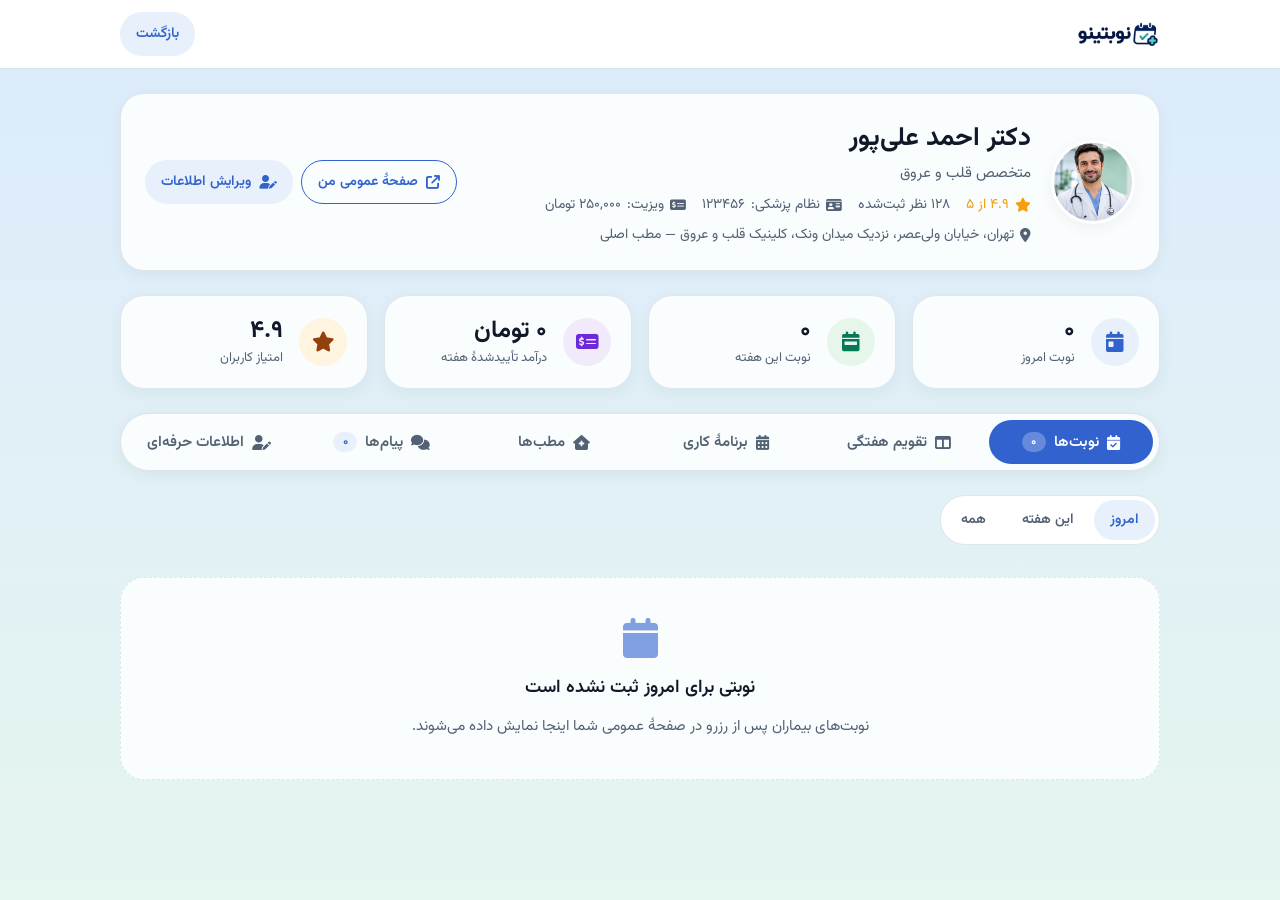
<file: html/P05-doctor-panel.html>
<!DOCTYPE html>
<html lang="fa" dir="rtl">
<head>
	<meta charset="UTF-8">
	<meta name="viewport" content="width=device-width, initial-scale=1.0">
	<meta name="description" content="پنل پزشک نوبتینو - مدیریت نوبت‌ها، برنامهٔ کاری و اطلاعات حرفه‌ای">
	<title>پنل پزشک - نوبتینو</title>
	<link href="https://fonts.googleapis.com/css2?family=Inter:wght@400;500;600;700&family=Vazirmatn:wght@400;500;600;700&display=swap" rel="stylesheet">
	<link rel="stylesheet" href="https://cdnjs.cloudflare.com/ajax/libs/font-awesome/6.4.0/css/all.min.css">
	<style>
		:root {
			--primary: #3262CE;
			--primary-light: #E7F0FB;
			--dark: #111B30;
			--text-primary: #111827;
			--text-secondary: #526174;
			--bg: #F5F8FA;
			--card-bg: #FAFDFE;
			--border: #DCE6EB;
			--input-border: #788BA2;
			--mint: #E6F6EB;
			--success: #10B981;
			--white: #FFFFFF;
			--error: #DC2626;
			--error-light: #FEE2E2;
			--amber-bg: #FFF4DF;
			--amber-text: #92400E;
			--purple-bg: #F1EAFB;
			--purple-text: #6D28D9;
			--pink-bg: #FCE9EE;
			--pink-text: #B91C1C;
			--green-bg: #DCFCE7;
			--green-text: #047857;
			--gray-bg: #E2E8F0;
			--gray-text: #475569;
			--shadow-sm: 0 1px 2px rgba(0, 0, 0, 0.05);
			--shadow: 0 4px 16px rgba(17, 27, 48, 0.05);
			--shadow-lg: 0 8px 24px rgba(17, 27, 48, 0.08);
		}

		* {
			margin: 0;
			padding: 0;
			box-sizing: border-box;
		}

		body {
			background: linear-gradient(180deg, #DCEBFC 0%, #E5F5F0 100%);
			background-attachment: fixed;
			min-height: 100vh;
			color: var(--text-primary);
			font-family: 'Vazirmatn', system-ui, sans-serif;
			font-size: 16px;
			line-height: 1.6;
		}

		h1, h2, h3, h4 {
			color: var(--text-primary);
			margin-bottom: 12px;
		}

		h2 { font-size: 20px; font-weight: 700; }
		h3 { font-size: 18px; font-weight: 600; }
		h4 { font-size: 16px; font-weight: 600; }

		p { font-size: 15px; color: var(--text-secondary); }

		a { color: var(--primary); text-decoration: none; }
		a:hover { text-decoration: underline; }

		.container {
			max-width: 1080px;
			margin: 0 auto;
			padding: 0 20px;
		}

		/* Header */
		header {
			background: var(--white);
			border-bottom: 1px solid var(--border);
			position: sticky;
			top: 0;
			z-index: 100;
		}

		.header-content {
			display: flex;
			align-items: center;
			justify-content: space-between;
			padding: 12px 0;
			gap: 12px;
		}

		.logo {
			display: flex;
			align-items: center;
			gap: 12px;
			text-decoration: none;
		}

		.logo:hover { text-decoration: none; }

		.header-actions {
			display: flex;
			align-items: center;
			gap: 8px;
		}

		/* Buttons */
		.btn {
			display: inline-flex;
			align-items: center;
			justify-content: center;
			gap: 8px;
			padding: 11px 24px;
			border-radius: 999px;
			font-size: 15px;
			font-weight: 600;
			border: none;
			cursor: pointer;
			transition: background-color 0.2s, box-shadow 0.2s, color 0.2s;
			font-family: 'Vazirmatn', system-ui, sans-serif;
			min-height: 44px;
			text-decoration: none;
		}

		.btn:hover { text-decoration: none; }

		.btn-primary {
			background-color: var(--primary);
			color: var(--white);
		}

		.btn-primary:hover:not(:disabled) {
			background-color: #2654b8;
			box-shadow: var(--shadow-lg);
		}

		.btn-secondary {
			background-color: transparent;
			color: var(--primary);
			border: 1.5px solid var(--primary);
		}

		.btn-secondary:hover:not(:disabled) {
			background-color: var(--primary-light);
		}

		.btn-danger {
			background-color: transparent;
			color: var(--error);
			border: 1.5px solid var(--error);
		}

		.btn-danger:hover:not(:disabled) {
			background-color: var(--error-light);
		}

		.btn-ghost {
			background-color: var(--primary-light);
			color: var(--primary);
		}

		.btn-ghost:hover:not(:disabled) {
			background-color: #d8e6f8;
		}

		.btn-small {
			padding: 8px 16px;
			font-size: 14px;
			min-height: 44px;
		}

		.btn:disabled { opacity: 0.6; cursor: not-allowed; }

		.btn:focus-visible,
		button:focus-visible,
		input:focus-visible,
		select:focus-visible,
		textarea:focus-visible,
		a:focus-visible,
		[role="tab"]:focus-visible {
			outline: 2px solid var(--primary);
			outline-offset: 2px;
		}

		/* Page layout */
		.page-content {
			padding: 24px 20px 40px;
		}

		/* Doctor hero */
		.doctor-hero {
			background: var(--card-bg);
			border: 1px solid var(--border);
			border-radius: 24px;
			box-shadow: var(--shadow);
			padding: 24px;
			display: flex;
			align-items: center;
			gap: 20px;
			flex-wrap: wrap;
		}

		.doctor-avatar {
			width: 84px;
			height: 84px;
			border-radius: 50%;
			background: var(--primary-light);
			display: flex;
			align-items: center;
			justify-content: center;
			font-size: 24px;
			color: var(--primary);
			flex-shrink: 0;
			overflow: hidden;
			border: 3px solid var(--white);
			box-shadow: var(--shadow);
		}

		.doctor-avatar img {
			width: 100%;
			height: 100%;
			object-fit: cover;
		}

		.doctor-hero-info { flex: 1; min-width: 220px; }

		.doctor-hero-info h1 {
			font-size: 26px;
			font-weight: 700;
			margin-bottom: 2px;
		}

		.doctor-specialty {
			font-size: 15px;
			color: var(--text-secondary);
			margin-bottom: 8px;
		}

		.doctor-meta {
			display: flex;
			align-items: center;
			gap: 8px 16px;
			flex-wrap: wrap;
			font-size: 14px;
			color: var(--text-secondary);
		}

		.doctor-meta span {
			display: inline-flex;
			align-items: center;
			gap: 6px;
		}
		.doctor-meta span[hidden] { display: none; }

		.doctor-meta .stars {
			color: #F59E0B;
		}

		.doctor-hero-actions {
			display: flex;
			gap: 8px;
			flex-wrap: wrap;
		}

		/* Stats */
		.stats-row {
			display: grid;
			grid-template-columns: repeat(4, 1fr);
			gap: 16px;
			margin: 24px 0;
		}

		.stat-card {
			background: var(--card-bg);
			border: 1px solid var(--border);
			border-radius: 24px;
			box-shadow: var(--shadow);
			padding: 20px;
			display: flex;
			align-items: center;
			gap: 16px;
		}

		.stat-icon {
			width: 48px;
			height: 48px;
			border-radius: 50%;
			display: flex;
			align-items: center;
			justify-content: center;
			font-size: 20px;
			flex-shrink: 0;
		}

		.stat-icon.blue { background: var(--primary-light); color: var(--primary); }
		.stat-icon.green { background: var(--mint); color: var(--green-text); }
		.stat-icon.amber { background: var(--amber-bg); color: var(--amber-text); }
		.stat-icon.purple { background: var(--purple-bg); color: var(--purple-text); }

		.stat-value {
			font-size: 24px;
			font-weight: 700;
			line-height: 1.3;
			white-space: nowrap;
		}

		.stat-label {
			font-size: 13px;
			color: var(--text-secondary);
		}

		/* Tabs */
		.tabs {
			display: flex;
			gap: 8px;
			background: var(--card-bg);
			border: 1px solid var(--border);
			border-radius: 999px;
			padding: 6px;
			box-shadow: var(--shadow);
			margin-bottom: 24px;
			overflow-x: auto;
		}

		[role="tab"] {
			flex: 1;
			min-width: 130px;
			padding: 10px 16px;
			min-height: 44px;
			border: none;
			background: transparent;
			border-radius: 999px;
			font-family: 'Vazirmatn', system-ui, sans-serif;
			font-size: 15px;
			font-weight: 600;
			color: var(--text-secondary);
			cursor: pointer;
			display: inline-flex;
			align-items: center;
			justify-content: center;
			gap: 8px;
			white-space: nowrap;
			transition: background-color 0.2s, color 0.2s;
		}

		[role="tab"]:hover { color: var(--primary); }

		[role="tab"][aria-selected="true"] {
			background: var(--primary);
			color: var(--white);
		}

		.tab-count {
			background: var(--primary-light);
			color: var(--primary);
			border-radius: 999px;
			font-size: 12px;
			font-weight: 700;
			padding: 1px 8px;
			min-width: 24px;
			text-align: center;
		}

		[role="tab"][aria-selected="true"] .tab-count {
			background: rgba(255, 255, 255, 0.25);
			color: var(--white);
		}

		[role="tabpanel"][hidden] { display: none; }

		/* Segmented filter */
		.segmented {
			display: inline-flex;
			background: var(--white);
			border: 1.5px solid var(--border);
			border-radius: 999px;
			padding: 4px;
			gap: 4px;
			margin-bottom: 16px;
		}

		.segmented button {
			border: none;
			background: transparent;
			font-family: 'Vazirmatn', system-ui, sans-serif;
			font-size: 14px;
			font-weight: 600;
			color: var(--text-secondary);
			padding: 8px 16px;
			min-height: 40px;
			border-radius: 999px;
			cursor: pointer;
			white-space: nowrap;
			transition: background-color 0.2s, color 0.2s;
		}

		.segmented button.active {
			background: var(--primary-light);
			color: var(--primary);
		}

		.section-head {
			display: flex;
			align-items: center;
			justify-content: space-between;
			gap: 12px;
			margin-bottom: 16px;
			flex-wrap: wrap;
		}

		/* Appointment rows */
		.appointment-row {
			background: var(--card-bg);
			border: 1px solid var(--border);
			border-radius: 20px;
			box-shadow: var(--shadow);
			padding: 16px 20px;
			margin-bottom: 12px;
			display: flex;
			align-items: center;
			gap: 16px;
			flex-wrap: wrap;
		}

		.time-badge {
			background: var(--primary-light);
			color: var(--primary);
			border-radius: 20px;
			padding: 10px 14px;
			text-align: center;
			min-width: 92px;
			flex-shrink: 0;
		}

		.time-badge .t {
			font-size: 17px;
			font-weight: 700;
			direction: ltr;
			font-variant-numeric: tabular-nums;
		}

		.time-badge .d {
			font-size: 12px;
			margin-top: 2px;
		}

		.appointment-row-info { flex: 1; min-width: 180px; }

		.appointment-row-info h4 { margin-bottom: 2px; }

		.appointment-row-info .sub {
			font-size: 13px;
			color: var(--text-secondary);
		}

		.appointment-row-side {
			display: flex;
			align-items: center;
			gap: 12px;
			flex-wrap: wrap;
		}

		.appointment-fee {
			font-size: 15px;
			font-weight: 700;
			white-space: nowrap;
		}

		.row-actions {
			display: flex;
			gap: 8px;
		}

		.icon-btn {
			width: 44px;
			height: 44px;
			border-radius: 50%;
			border: 1.5px solid var(--error);
			background: transparent;
			color: var(--error);
			cursor: pointer;
			display: inline-flex;
			align-items: center;
			justify-content: center;
			font-size: 15px;
			transition: background-color 0.2s;
		}

		.icon-btn:hover { background: var(--error-light); }

		/* Status badges */
		.status-badge {
			display: inline-flex;
			align-items: center;
			gap: 6px;
			padding: 5px 12px;
			border-radius: 999px;
			font-size: 13px;
			font-weight: 600;
			white-space: nowrap;
		}

		.status-HELD { background: var(--amber-bg); color: var(--amber-text); }
		.status-AWAITING_PAYMENT { background: var(--purple-bg); color: var(--purple-text); }
		.status-CONFIRMED { background: var(--mint); color: var(--green-text); }
		.status-CANCELLED { background: var(--gray-bg); color: var(--gray-text); }
		.status-EXPIRED { background: var(--gray-bg); color: var(--gray-text); }
		.status-PAYMENT_FAILED { background: var(--pink-bg); color: var(--pink-text); }

		/* Schedule editor */
		.schedule-card,
		.profile-card {
			background: var(--card-bg);
			border: 1px solid var(--border);
			border-radius: 24px;
			box-shadow: var(--shadow);
			padding: 24px;
		}

		.day-row {
			display: flex;
			align-items: center;
			gap: 16px;
			padding: 14px 0;
			border-bottom: 1px solid var(--border);
			flex-wrap: wrap;
		}

		.day-row:last-of-type { border-bottom: none; }

		.day-name {
			width: 90px;
			font-weight: 600;
			font-size: 15px;
			flex-shrink: 0;
		}

		/* Toggle switch */
		.switch {
			position: relative;
			display: inline-flex;
			align-items: center;
			gap: 10px;
			cursor: pointer;
			flex-shrink: 0;
			min-height: 44px;
		}

		.switch input {
			position: absolute;
			opacity: 0;
			width: 52px;
			height: 28px;
			margin: 0;
			cursor: pointer;
		}

		.switch .track {
			width: 52px;
			height: 28px;
			background: var(--gray-bg);
			border-radius: 999px;
			position: relative;
			transition: background-color 0.2s;
			flex-shrink: 0;
		}

		.switch .track::after {
			content: '';
			position: absolute;
			top: 3px;
			right: 3px;
			width: 22px;
			height: 22px;
			border-radius: 50%;
			background: var(--white);
			box-shadow: var(--shadow-sm);
			transition: transform 0.2s;
		}

		.switch input:checked + .track {
			background: var(--success);
		}

		.switch input:checked + .track::after {
			transform: translateX(-24px);
		}

		.switch input:focus-visible + .track {
			outline: 2px solid var(--primary);
			outline-offset: 2px;
		}

		.switch .switch-state {
			font-size: 13px;
			color: var(--text-secondary);
			min-width: 44px;
		}

		.day-times {
			display: flex;
			align-items: center;
			gap: 8px;
			flex-wrap: wrap;
		}

		.day-times input[type="time"] {
			font-family: 'Vazirmatn', system-ui, sans-serif;
			font-size: 14px;
			color: var(--text-primary);
			background: var(--white);
			border: 1.5px solid var(--input-border);
			border-radius: 20px;
			padding: 8px 12px;
			min-height: 44px;
			direction: ltr;
		}

		.day-times input[type="time"]:disabled {
			background: var(--gray-bg);
			opacity: 0.6;
		}

		.day-times .dash { color: var(--text-secondary); }

		.schedule-block { margin-top: 24px; }

		.schedule-block h3 {
			display: flex;
			align-items: center;
			gap: 8px;
		}

		.breaks-list {
			display: flex;
			flex-direction: column;
			gap: 8px;
			margin-top: 12px;
		}

		.break-item {
			display: flex;
			align-items: center;
			justify-content: space-between;
			background: var(--white);
			border: 1px solid var(--border);
			border-radius: 20px;
			padding: 10px 16px;
			font-size: 14px;
			gap: 12px;
			flex-wrap: wrap;
		}

		.break-item .range {
			direction: ltr;
			font-variant-numeric: tabular-nums;
			font-weight: 600;
		}

		.break-item button {
			background: none;
			border: none;
			color: var(--error);
			cursor: pointer;
			font-size: 14px;
			min-height: 44px;
			min-width: 44px;
			border-radius: 50%;
		}

		.break-item button:hover { background: var(--error-light); }

		.add-break-row {
			display: flex;
			align-items: center;
			gap: 8px;
			margin-top: 12px;
			flex-wrap: wrap;
		}

		.add-break-row input[type="time"] {
			font-family: 'Vazirmatn', system-ui, sans-serif;
			font-size: 14px;
			background: var(--white);
			border: 1.5px solid var(--input-border);
			border-radius: 20px;
			padding: 8px 12px;
			min-height: 44px;
			direction: ltr;
		}

		.duration-row {
			display: flex;
			align-items: center;
			gap: 12px;
			margin-top: 24px;
			flex-wrap: wrap;
		}

		.duration-row label {
			font-weight: 600;
			font-size: 15px;
		}

		.duration-row select {
			font-family: 'Vazirmatn', system-ui, sans-serif;
			font-size: 15px;
			background: var(--white);
			border: 1.5px solid var(--input-border);
			border-radius: 20px;
			padding: 10px 16px;
			min-height: 44px;
			cursor: pointer;
		}

		.capacity-note {
			margin-top: 16px;
			background: var(--mint);
			color: var(--green-text);
			border-radius: 20px;
			padding: 12px 16px;
			font-size: 14px;
			display: flex;
			align-items: center;
			gap: 10px;
		}

		.save-bar {
			display: flex;
			gap: 8px;
			margin-top: 24px;
			flex-wrap: wrap;
		}

		/* Forms */
		.form-grid {
			display: grid;
			grid-template-columns: 1fr 1fr;
			gap: 16px 20px;
		}

		.form-field {
			display: flex;
			flex-direction: column;
			gap: 6px;
		}

		.form-field.full { grid-column: 1 / -1; }

		.form-field label {
			font-size: 14px;
			font-weight: 600;
		}

		.form-field label .required { color: var(--error); }

		.form-field input,
		.form-field textarea,
		.form-field select {
			background: var(--white);
			border: 1.5px solid var(--input-border);
			border-radius: 20px;
			padding: 11px 16px;
			font-family: 'Vazirmatn', system-ui, sans-serif;
			font-size: 15px;
			color: var(--text-primary);
			min-height: 46px;
			width: 100%;
			transition: border-color 0.2s;
		}

		.form-field textarea {
			min-height: 110px;
			resize: vertical;
			line-height: 1.8;
		}

		.form-field input:focus,
		.form-field textarea:focus,
		.form-field select:focus { border-color: var(--primary); }

		.form-field input[aria-invalid="true"],
		.form-field textarea[aria-invalid="true"] {
			border-color: var(--error);
			background: #FFFBFB;
		}

		.field-error {
			font-size: 13px;
			color: var(--error);
			display: none;
		}

		.field-error.visible { display: block; }

		.field-hint { font-size: 13px; color: var(--text-secondary); }

		/* Empty state */
		.empty-state {
			text-align: center;
			padding: 40px 16px;
			color: var(--text-secondary);
			background: var(--card-bg);
			border: 1px dashed var(--border);
			border-radius: 24px;
		}

		.empty-state i {
			font-size: 40px;
			color: var(--primary);
			opacity: 0.6;
			margin-bottom: 16px;
			display: block;
		}

		.empty-state h3 { font-size: 18px; }

		.empty-state .btn { margin-top: 16px; }

		/* Modal */
		.modal-overlay {
			position: fixed;
			inset: 0;
			background: rgba(17, 27, 48, 0.45);
			display: none;
			align-items: center;
			justify-content: center;
			z-index: 200;
			padding: 20px;
		}

		.modal-overlay.open { display: flex; }

		.modal {
			background: var(--card-bg);
			border-radius: 24px;
			box-shadow: var(--shadow-lg);
			padding: 24px;
			max-width: 420px;
			width: 100%;
			text-align: center;
		}

		.modal-icon {
			width: 56px;
			height: 56px;
			border-radius: 50%;
			background: var(--error-light);
			color: var(--error);
			display: flex;
			align-items: center;
			justify-content: center;
			font-size: 24px;
			margin: 0 auto 16px;
		}

		.modal h3 { font-size: 18px; margin-bottom: 8px; }

		.modal p { font-size: 14px; margin-bottom: 20px; }

		.modal-actions {
			display: flex;
			gap: 8px;
			justify-content: center;
			flex-wrap: wrap;
		}

		/* Toast */
		.toast {
			position: fixed;
			bottom: 24px;
			right: 50%;
			transform: translate(50%, 100px);
			background: var(--dark);
			color: var(--white);
			border-radius: 999px;
			padding: 12px 24px;
			font-size: 14px;
			font-weight: 600;
			display: flex;
			align-items: center;
			gap: 10px;
			box-shadow: var(--shadow-lg);
			z-index: 300;
			opacity: 0;
			transition: transform 0.25s, opacity 0.25s;
			max-width: calc(100vw - 40px);
		}

		.toast.show { transform: translate(50%, 0); opacity: 1; }

		.toast i { color: #6EE7B7; }

		.toast.toast-error i { color: #FCA5A5; }

		/* Weekly calendar */
		.cal-wrap {
			background: var(--card-bg);
			border: 1px solid var(--border);
			border-radius: 24px;
			box-shadow: var(--shadow);
			padding: 16px;
			overflow-x: auto;
		}

		.cal-nav {
			display: flex;
			align-items: center;
			justify-content: space-between;
			gap: 8px;
			margin-bottom: 12px;
			flex-wrap: wrap;
		}

		.cal-title { font-size: 15px; font-weight: 700; display: block; }

		.cal-grid {
			display: grid;
			grid-template-columns: 56px repeat(7, minmax(120px, 1fr));
			min-width: 920px;
			gap: 4px;
		}

		.cal-head-cell {
			text-align: center;
			font-size: 13px;
			font-weight: 700;
			padding: 8px 4px;
			background: var(--primary-light);
			color: var(--primary);
			border-radius: 12px;
		}

		.cal-head-cell .cal-date {
			display: block;
			font-size: 11px;
			font-weight: 500;
			color: var(--text-secondary);
		}

		.cal-head-cell.today-head {
			background: var(--primary);
			color: var(--white);
		}

		.cal-head-cell.today-head .cal-date { color: rgba(255, 255, 255, 0.85); }

		.cal-hour {
			font-size: 12px;
			color: var(--text-secondary);
			text-align: center;
			padding: 6px 0;
			direction: ltr;
			font-variant-numeric: tabular-nums;
		}

		.cal-cell {
			background: var(--white);
			border: 1px solid var(--border);
			border-radius: 12px;
			min-height: 52px;
			padding: 3px;
			display: flex;
			flex-direction: column;
			gap: 3px;
		}

		.cal-cell.off {
			background: repeating-linear-gradient(45deg, #F5F8FA, #F5F8FA 6px, #FAFDFE 6px, #FAFDFE 12px);
		}

		.cal-cell.today-cell { border-color: var(--primary); }

		.cal-chip {
			border-radius: 10px;
			padding: 4px 8px;
			font-size: 12px;
			font-weight: 600;
			line-height: 1.5;
			border-inline-start: 4px solid var(--gray-text);
			background: var(--card-bg);
			overflow: hidden;
			text-align: start;
		}

		.cal-chip .t {
			display: block;
			font-size: 11px;
			font-weight: 500;
			color: var(--text-secondary);
			direction: ltr;
		}

		.cal-chip.s-CONFIRMED { border-inline-start-color: var(--green-text); background: var(--mint); }
		.cal-chip.s-HELD { border-inline-start-color: var(--amber-text); background: var(--amber-bg); }
		.cal-chip.s-AWAITING_PAYMENT { border-inline-start-color: var(--purple-text); background: var(--purple-bg); }
		.cal-chip.s-PAYMENT_FAILED { border-inline-start-color: var(--pink-text); background: var(--pink-bg); }
		.cal-chip.s-CANCELLED, .cal-chip.s-EXPIRED { border-inline-start-color: var(--gray-text); background: var(--gray-bg); text-decoration: line-through; }

		.cal-legend {
			display: flex;
			gap: 14px;
			flex-wrap: wrap;
			margin-top: 12px;
			font-size: 12px;
			color: var(--text-secondary);
		}

		.cal-legend span { display: inline-flex; align-items: center; gap: 6px; }

		.cal-legend i {
			width: 12px;
			height: 12px;
			border-radius: 4px;
			display: inline-block;
		}

		/* Clinics */
		.clinic-card {
			background: var(--card-bg);
			border: 1px solid var(--border);
			border-radius: 20px;
			box-shadow: var(--shadow-sm);
			padding: 16px 20px;
			margin-bottom: 12px;
			display: flex;
			align-items: center;
			gap: 16px;
			flex-wrap: wrap;
		}

		.clinic-card.active-clinic {
			border-color: var(--primary);
			box-shadow: 0 0 0 2px var(--primary-light), var(--shadow);
		}

		.clinic-icon {
			width: 48px;
			height: 48px;
			border-radius: 16px;
			background: var(--primary-light);
			color: var(--primary);
			display: flex;
			align-items: center;
			justify-content: center;
			font-size: 20px;
			flex-shrink: 0;
		}

		.clinic-info { flex: 1; min-width: 220px; text-align: start; }

		.clinic-info h4 {
			margin-bottom: 2px;
			display: flex;
			align-items: center;
			gap: 8px;
			flex-wrap: wrap;
		}

		.clinic-sub {
			font-size: 13px;
			color: var(--text-secondary);
			display: flex;
			align-items: center;
			gap: 6px;
		}

		.clinic-sub i { color: var(--primary); width: 14px; }

		.clinic-actions { display: flex; gap: 8px; flex-wrap: wrap; }

		#scheduleClinicSelect, .mode-select {
			font-family: 'Vazirmatn', system-ui, sans-serif;
			font-size: 15px;
			background: var(--white);
			border: 1.5px solid var(--input-border);
			border-radius: 20px;
			padding: 10px 16px;
			min-height: 44px;
			cursor: pointer;
		}

		/* Chat */
		.chat-card {
			background: var(--card-bg);
			border: 1px solid var(--border);
			border-radius: 24px;
			box-shadow: var(--shadow);
			overflow: hidden;
			display: grid;
			grid-template-columns: 280px 1fr;
			min-height: 420px;
		}

		.contacts {
			border-inline-end: 1px solid var(--border);
			background: var(--white);
			overflow-y: auto;
			max-height: 560px;
		}

		.contact-item {
			display: flex;
			gap: 12px;
			align-items: center;
			width: 100%;
			padding: 12px 16px;
			background: none;
			border: none;
			border-bottom: 1px solid var(--border);
			cursor: pointer;
			font-family: inherit;
			text-align: start;
			min-height: 64px;
			transition: background-color 0.15s;
		}

		.contact-item:hover { background: var(--primary-light); }
		.contact-item.active { background: var(--primary-light); }

		.contact-avatar {
			width: 44px;
			height: 44px;
			border-radius: 50%;
			object-fit: cover;
			flex-shrink: 0;
			display: inline-flex;
			align-items: center;
			justify-content: center;
			font-weight: 700;
		}

		.contact-meta {
			flex: 1;
			min-width: 0;
			display: flex;
			flex-direction: column;
			gap: 2px;
		}

		.contact-name {
			font-size: 14px;
			font-weight: 600;
			white-space: nowrap;
			overflow: hidden;
			text-overflow: ellipsis;
		}

		.contact-sub {
			font-size: 12px;
			color: var(--text-secondary);
			white-space: nowrap;
			overflow: hidden;
			text-overflow: ellipsis;
		}

		.contact-unread {
			background: var(--primary);
			color: var(--white);
			border-radius: 999px;
			font-size: 11px;
			font-weight: 700;
			min-width: 22px;
			height: 22px;
			display: inline-flex;
			align-items: center;
			justify-content: center;
			padding: 0 6px;
			flex-shrink: 0;
		}

		.chat-main { display: flex; flex-direction: column; }

		.chat-head {
			padding: 12px 16px;
			border-bottom: 1px solid var(--border);
			background: var(--white);
			display: flex;
			align-items: center;
			gap: 12px;
		}

		.chat-messages {
			flex: 1;
			padding: 16px;
			overflow-y: auto;
			display: flex;
			flex-direction: column;
			gap: 10px;
			max-height: 420px;
			background: linear-gradient(180deg, #F5F8FA, #FAFDFE);
		}

		.msg {
			max-width: 75%;
			padding: 10px 16px;
			border-radius: 20px;
			font-size: 14px;
			line-height: 1.7;
			box-shadow: var(--shadow-sm);
		}

		.msg.theirs {
			align-self: flex-start;
			background: var(--white);
			border: 1px solid var(--border);
			border-start-start-radius: 6px;
		}

		.msg.mine {
			align-self: flex-end;
			background: var(--primary-light);
			border: 1px solid #c8daf5;
			border-start-end-radius: 6px;
		}

		.msg-time {
			display: block;
			font-size: 11px;
			opacity: 0.7;
			margin-top: 4px;
		}

		.chat-composer {
			display: flex;
			gap: 8px;
			padding: 12px;
			border-top: 1px solid var(--border);
			background: var(--white);
		}

		.chat-composer input {
			flex: 1;
			border: 1.5px solid var(--input-border);
			border-radius: 20px;
			padding: 10px 16px;
			font-family: inherit;
			font-size: 14px;
			min-height: 44px;
			background: var(--card-bg);
		}

		.send-btn {
			width: 44px;
			height: 44px;
			border-radius: 50%;
			background: var(--dark);
			color: var(--white);
			border: none;
			cursor: pointer;
			font-size: 15px;
			flex-shrink: 0;
			transition: opacity 0.2s;
		}

		.send-btn:hover { opacity: 0.9; }

		.chat-empty {
			display: flex;
			flex-direction: column;
			align-items: center;
			justify-content: center;
			gap: 8px;
			color: var(--text-secondary);
			padding: 40px 16px;
			text-align: center;
		}

		.chat-empty i {
			font-size: 28px;
			color: var(--primary);
			opacity: 0.6;
		}

		.modal-wide { max-width: 520px; }

		@media (max-width: 720px) {
			.chat-card { grid-template-columns: 1fr; }

			.contacts {
				display: flex;
				overflow-x: auto;
				border-inline-end: none;
				border-bottom: 1px solid var(--border);
				max-height: none;
			}

			.contact-item {
				border-bottom: none;
				border-inline-end: 1px solid var(--border);
				min-width: 180px;
				flex-direction: column;
				text-align: center;
				gap: 6px;
			}
		}

		/* Responsive */
		@media (max-width: 900px) {
			.stats-row {
				grid-template-columns: repeat(2, 1fr);
			}
		}

		@media (max-width: 720px) {
			.doctor-hero {
				flex-direction: column;
				text-align: center;
			}

			.doctor-meta { justify-content: center; }
			.doctor-hero-actions { justify-content: center; width: 100%; }

			.appointment-row { align-items: flex-start; }
			.appointment-row-side { width: 100%; justify-content: space-between; }

			.form-grid { grid-template-columns: 1fr; }

			.day-row { gap: 8px; }
			.day-name { width: 100%; }
		}

		@media (max-width: 480px) {
			.stats-row { grid-template-columns: 1fr; }
			[role="tab"] { min-width: 110px; font-size: 14px; }
		}

		@media (prefers-reduced-motion: reduce) {
			*, *::before, *::after {
				transition: none !important;
				animation: none !important;
			}
		}
	</style>
	<link rel="stylesheet" href="../css/P03-account.css">
	<script src="../js/P03-session.js"></script>
</head>
<body>
	<!-- Header -->
	<header>
		<div class="container">
			<div class="header-content">
				<a href="P01-landing.html" class="logo" aria-label="نوبتینو - صفحهٔ اصلی">
					<img src="../images/Logo.png" alt="لوگوی نوبتینو" style="height: 32px; object-fit: contain;">
				</a>
				<div class="header-actions">
					<a href="P01-landing.html" class="btn btn-ghost btn-small">بازگشت</a>
					<div class="p03-account" data-p03-account="staff" hidden></div>
				</div>
			</div>
		</div>
	</header>

	<main class="container page-content">
		<!-- Doctor hero -->
		<section class="doctor-hero" aria-label="خلاصهٔ حساب پزشک">
			<div class="doctor-avatar" id="heroAvatar" aria-hidden="true"></div>
			<div class="doctor-hero-info">
				<h1 id="heroName">—</h1>
				<div class="doctor-specialty" id="heroSpecialty">—</div>
				<div class="doctor-meta">
					<span class="stars" id="heroRating"></span>
					<span id="heroReviews"></span>
					<span><i class="fas fa-id-card" aria-hidden="true"></i> <span id="heroCredentialLabel">نظام پزشکی:</span> <bdi id="heroCouncil">—</bdi></span>
					<span><i class="fas fa-money-check-dollar" aria-hidden="true"></i> ویزیت: <span id="heroFee">—</span></span>
					<span id="heroAddress"><i class="fas fa-location-dot" aria-hidden="true"></i> —</span>
				</div>
			</div>
			<div class="doctor-hero-actions">
				<a class="btn btn-secondary btn-small" id="publicPageLink" href="#">
					<i class="fas fa-arrow-up-right-from-square" aria-hidden="true"></i> صفحهٔ عمومی من
				</a>
				<button type="button" class="btn btn-ghost btn-small" onclick="switchTab('info')">
					<i class="fas fa-user-pen" aria-hidden="true"></i> ویرایش اطلاعات
				</button>
			</div>
		</section>

		<!-- Stats -->
		<section class="stats-row" aria-label="خلاصهٔ نوبت‌ها">
			<div class="stat-card">
				<div class="stat-icon blue"><i class="fas fa-calendar-day" aria-hidden="true"></i></div>
				<div>
					<div class="stat-value" id="statToday">۰</div>
					<div class="stat-label">نوبت امروز</div>
				</div>
			</div>
			<div class="stat-card">
				<div class="stat-icon green"><i class="fas fa-calendar-week" aria-hidden="true"></i></div>
				<div>
					<div class="stat-value" id="statWeek">۰</div>
					<div class="stat-label">نوبت این هفته</div>
				</div>
			</div>
			<div class="stat-card">
				<div class="stat-icon purple"><i class="fas fa-money-check-dollar" aria-hidden="true"></i></div>
				<div>
					<div class="stat-value" id="statRevenue">۰</div>
					<div class="stat-label">درآمد تأییدشدهٔ هفته</div>
				</div>
			</div>
			<div class="stat-card">
				<div class="stat-icon amber"><i class="fas fa-star" aria-hidden="true"></i></div>
				<div>
					<div class="stat-value" id="statRating">—</div>
					<div class="stat-label">امتیاز کاربران</div>
				</div>
			</div>
		</section>

		<!-- Tabs -->
		<div class="tabs" role="tablist" aria-label="بخش‌های پنل پزشک">
			<button type="button" role="tab" id="tab-appts" aria-selected="true" aria-controls="panel-appts" onclick="switchTab('appts')">
				<i class="fas fa-calendar-check" aria-hidden="true"></i> نوبت‌ها <span class="tab-count" id="countAppts">۰</span>
			</button>
			<button type="button" role="tab" id="tab-calendar" aria-selected="false" aria-controls="panel-calendar" onclick="switchTab('calendar')">
				<i class="fas fa-table-columns" aria-hidden="true"></i> تقویم هفتگی
			</button>
			<button type="button" role="tab" id="tab-schedule" aria-selected="false" aria-controls="panel-schedule" onclick="switchTab('schedule')">
				<i class="fas fa-calendar-days" aria-hidden="true"></i> برنامهٔ کاری
			</button>
			<button type="button" role="tab" id="tab-clinics" aria-selected="false" aria-controls="panel-clinics" onclick="switchTab('clinics')">
				<i class="fas fa-house-medical" aria-hidden="true"></i> مطب‌ها
			</button>
			<button type="button" role="tab" id="tab-messages" aria-selected="false" aria-controls="panel-messages" onclick="switchTab('messages')">
				<i class="fas fa-comments" aria-hidden="true"></i> پیام‌ها <span class="tab-count" id="countMessages">۰</span>
			</button>
			<button type="button" role="tab" id="tab-info" aria-selected="false" aria-controls="panel-info" onclick="switchTab('info')">
				<i class="fas fa-user-pen" aria-hidden="true"></i> اطلاعات حرفه‌ای
			</button>
		</div>

		<!-- Appointments -->
		<section id="panel-appts" role="tabpanel" aria-labelledby="tab-appts">
			<div class="section-head">
				<div class="segmented" role="group" aria-label="بازهٔ زمانی نوبت‌ها">
					<button type="button" class="active" data-range="today" onclick="setRange('today')">امروز</button>
					<button type="button" data-range="week" onclick="setRange('week')">این هفته</button>
					<button type="button" data-range="all" onclick="setRange('all')">همه</button>
				</div>
			</div>
			<div id="appointmentsList"></div>
		</section>

		<!-- Weekly calendar -->
		<section id="panel-calendar" role="tabpanel" aria-labelledby="tab-calendar" hidden>
			<div class="cal-wrap">
				<div class="cal-nav">
					<div>
						<span class="cal-title" id="calTitle">—</span>
						<span class="field-hint" id="calSub"></span>
					</div>
					<div style="display: flex; gap: 8px;">
						<button type="button" class="btn btn-secondary btn-small" onclick="shiftWeek(-1)" aria-label="هفتهٔ قبل"><i class="fas fa-chevron-right" aria-hidden="true"></i></button>
						<button type="button" class="btn btn-ghost btn-small" onclick="shiftWeek(0)">هفتهٔ جاری</button>
						<button type="button" class="btn btn-secondary btn-small" onclick="shiftWeek(1)" aria-label="هفتهٔ بعد"><i class="fas fa-chevron-left" aria-hidden="true"></i></button>
					</div>
				</div>
				<div class="cal-grid" id="calGrid"></div>
				<div class="cal-legend" aria-hidden="true">
					<span><i style="background: var(--mint); border: 2px solid var(--green-text);"></i> تأییدشده</span>
					<span><i style="background: var(--amber-bg); border: 2px solid var(--amber-text);"></i> در انتظار پرداخت</span>
					<span><i style="background: var(--purple-bg); border: 2px solid var(--purple-text);"></i> در انتظار تأیید پرداخت</span>
					<span><i style="background: var(--gray-bg); border: 2px solid var(--gray-text);"></i> لغو/منقضی</span>
					<span><i style="background: repeating-linear-gradient(45deg,#F5F8FA,#F5F8FA 4px,#FAFDFE 4px,#FAFDFE 8px); border: 1px solid var(--border);"></i> روز غیرکاری مطب فعال</span>
				</div>
			</div>
		</section>

		<!-- Schedule -->
		<section id="panel-schedule" role="tabpanel" aria-labelledby="tab-schedule" hidden>
			<div class="schedule-card">
				<h3><i class="fas fa-calendar-days" aria-hidden="true"></i> برنامهٔ هفتگی مطب</h3>
				<p style="margin-bottom: 12px;">روزهای کاری و ساعات پذیرش را تعیین کنید. این برنامه مبنای نمایش نوبت‌های خالی در صفحهٔ رزرو است.</p>
				<div style="margin-bottom: 20px;">
					<label for="scheduleClinicSelect" class="field-hint" style="display: block; margin-bottom: 4px;">ویرایش برنامهٔ کدام مطب؟</label>
					<select id="scheduleClinicSelect" onchange="onScheduleClinicChange(this.value)"></select>
				</div>
				<div id="weeklySchedule"></div>

				<div class="schedule-block">
					<h3><i class="fas fa-mug-hot" aria-hidden="true"></i> وقفه‌های استراحت روزانه</h3>
					<p style="margin-bottom: 4px;">در این بازه‌ها نوبتی خالی نمی‌شود (هر روز تکرار می‌شود).</p>
					<div class="breaks-list" id="breaksList"></div>
					<div class="add-break-row">
						<label for="newBreakStart" class="field-hint">از</label>
						<input type="time" id="newBreakStart" value="12:00">
						<label for="newBreakEnd" class="field-hint">تا</label>
						<input type="time" id="newBreakEnd" value="13:00">
						<button type="button" class="btn btn-ghost btn-small" onclick="addBreak()">
							<i class="fas fa-plus" aria-hidden="true"></i> افزودن وقفه
						</button>
					</div>
				</div>

				<div class="duration-row">
					<label for="durationSelect">مدت هر ویزیت:</label>
					<select id="durationSelect">
						<option value="15">۱۵ دقیقه</option>
						<option value="20">۲۰ دقیقه</option>
						<option value="25">۲۵ دقیقه</option>
						<option value="30">۳۰ دقیقه</option>
						<option value="45">۴۵ دقیقه</option>
						<option value="60">۶۰ دقیقه</option>
					</select>
				</div>

				<div class="schedule-block">
					<h3><i class="fas fa-umbrella-beach" aria-hidden="true"></i> مرخصی و تعطیلات</h3>
					<p style="margin-bottom: 4px;">در این روزها هیچ نوبت آنلاینی ارائه نمی‌شود (در همهٔ مطب‌ها).</p>
					<div class="breaks-list" id="vacationsList"></div>
					<div class="add-break-row">
						<label class="field-hint" for="newVacationDate">تاریخ</label>
						<input type="date" id="newVacationDate" dir="ltr">
						<button type="button" class="btn btn-ghost btn-small" onclick="addVacation()">
							<i class="fas fa-plus" aria-hidden="true"></i> افزودن روز تعطیل
						</button>
					</div>
				</div>

				<div class="schedule-block">
					<h3><i class="fas fa-calendar-plus" aria-hidden="true"></i> روزهای کاری استثنایی</h3>
					<p style="margin-bottom: 4px;">برای یک تاریخ خاص، ساعات متفاوت یا تعطیلی کامل تعیین کنید. این برنامه بر برنامهٔ هفتگی همان روز مقدم است.</p>
					<div class="breaks-list" id="specialDatesList"></div>
					<div class="add-break-row">
						<label class="field-hint" for="newSpecialDate">تاریخ</label>
						<input type="date" id="newSpecialDate" dir="ltr">
						<label class="field-hint" for="newSpecialStart">از</label>
						<input type="time" id="newSpecialStart" value="10:00">
						<label class="field-hint" for="newSpecialEnd">تا</label>
						<input type="time" id="newSpecialEnd" value="14:00">
						<select id="newSpecialMode" class="mode-select" aria-label="نوع برنامهٔ استثنایی">
							<option value="work">کاری با این ساعات</option>
							<option value="off">تعطیل کامل</option>
						</select>
						<button type="button" class="btn btn-ghost btn-small" onclick="addSpecialDate()">
							<i class="fas fa-plus" aria-hidden="true"></i> افزودن
						</button>
					</div>
				</div>

				<div class="schedule-block">
					<h3><i class="fas fa-ban" aria-hidden="true"></i> بلاک ساعت خاص</h3>
					<p style="margin-bottom: 4px;">یک ساعت مشخص را از نوبت‌دهی حذف کنید (جلسه، جراحی، معاینه و…). اسلات‌های رزروشده از کار نمی‌افتند.</p>
					<div class="breaks-list" id="blockedSlotsList"></div>
					<div class="add-break-row">
						<label class="field-hint" for="newBlockedDate">تاریخ</label>
						<input type="date" id="newBlockedDate" dir="ltr">
						<label class="field-hint" for="newBlockedTime">ساعت</label>
						<input type="time" id="newBlockedTime" value="12:00">
						<button type="button" class="btn btn-ghost btn-small" onclick="addBlockedSlot()">
							<i class="fas fa-plus" aria-hidden="true"></i> بلاک کردن
						</button>
					</div>
				</div>

				<div class="capacity-note" id="capacityNote" hidden>
					<i class="fas fa-circle-info" aria-hidden="true"></i>
					<span id="capacityText"></span>
				</div>

				<div class="save-bar">
					<button type="button" class="btn btn-primary" onclick="saveSchedule()">
						<i class="fas fa-floppy-disk" aria-hidden="true"></i> ذخیرهٔ برنامه
					</button>
					<button type="button" class="btn btn-secondary" onclick="resetSchedule()">
						<i class="fas fa-rotate-right" aria-hidden="true"></i> بازنشانی به پیش‌فرض
					</button>
				</div>
			</div>
		</section>

		<!-- Clinics -->
		<section id="panel-clinics" role="tabpanel" aria-labelledby="tab-clinics" hidden>
			<div class="profile-card">
				<div class="section-head" style="margin-bottom: 12px;">
					<h3><i class="fas fa-house-medical" aria-hidden="true"></i> مطب‌ها و شعب</h3>
					<button type="button" class="btn btn-primary btn-small" onclick="openClinicModal()">
						<i class="fas fa-plus" aria-hidden="true"></i> افزودن مطب
					</button>
				</div>
				<p style="margin-bottom: 16px;">
					برنامهٔ کاری هر مطب در تب «برنامهٔ کاری» به‌تفکیک همان مطب ویرایش می‌شود و نوبت‌دهی آنلاین بر اساس برنامهٔ <strong>مطب فعال</strong> انجام می‌شود.
				</p>
				<div id="clinicsList"></div>
			</div>
		</section>

		<!-- Messages -->
		<section id="panel-messages" role="tabpanel" aria-labelledby="tab-messages" hidden>
			<div class="chat-card" id="chatCard"></div>
		</section>

		<!-- Professional info -->
		<section id="panel-info" role="tabpanel" aria-labelledby="tab-info" hidden>
			<div class="profile-card">
				<h3><i class="fas fa-user-pen" aria-hidden="true"></i> اطلاعات حرفه‌ای</h3>
				<p style="margin-bottom: 20px;">
					این اطلاعات در صفحهٔ عمومی شما نمایش داده می‌شود.
					<span class="field-hint">در این پروتوتایپ، تغییرات فقط در همین مرورگر ذخیره می‌شود و پس از اتصال صفحهٔ عمومی پزشک (P02) به همین داده‌ها، در آن صفحه هم دیده خواهد شد.</span>
				</p>
				<form id="infoForm" novalidate onsubmit="saveInfo(event)">
					<div class="form-grid">
						<div class="form-field">
							<label for="specialty">تخصص <span class="required" aria-hidden="true">*</span></label>
							<input type="text" id="specialty" required>
							<span class="field-error" id="specialtyError">تخصص را وارد کنید.</span>
						</div>
						<div class="form-field">
							<label for="degree">مدرک و سوابق تحصیلی (خلاصه)</label>
							<input type="text" id="degree">
						</div>
						<div class="form-field">
							<label for="fee">هزینهٔ ویزیت (تومان) <span class="required" aria-hidden="true">*</span></label>
							<input type="text" id="fee" inputmode="numeric" required>
							<span class="field-error" id="feeError">مبلغ معتبر (بزرگ‌تر از صفر) وارد کنید.</span>
						</div>
						<div class="form-field">
							<label for="phone">تلفن مطب فعال</label>
							<input type="tel" id="phone" dir="ltr" placeholder="021XXXXXXXX">
						</div>
						<div class="form-field full">
							<label for="address">آدرس مطب فعال</label>
							<input type="text" id="address">
							<span class="field-hint">این فیلدها اطلاعات «مطب فعال» را در تب مطب‌ها به‌روزرسانی می‌کنند.</span>
						</div>
						<div class="form-field full">
							<label for="bio">معرفی کوتاه (بیوگرافی)</label>
							<textarea id="bio"></textarea>
						</div>
						<div class="form-field full">
							<label for="services">خدمات (هر خط یک مورد)</label>
							<textarea id="services"></textarea>
						</div>
						<div class="form-field full">
							<label for="education">تحصیلات (هر خط یک مورد)</label>
							<textarea id="education"></textarea>
						</div>
						<div class="form-field full">
							<label for="experience">سوابق شغلی (هر خط یک مورد)</label>
							<textarea id="experience"></textarea>
						</div>
					</div>
					<div class="save-bar">
						<button type="submit" class="btn btn-primary">
							<i class="fas fa-floppy-disk" aria-hidden="true"></i> ذخیرهٔ اطلاعات
						</button>
					</div>
				</form>
			</div>
		</section>
	</main>

	<!-- Cancel modal -->
	<div class="modal-overlay" id="cancelModal" role="dialog" aria-modal="true" aria-labelledby="cancelModalTitle">
		<div class="modal">
			<div class="modal-icon"><i class="fas fa-triangle-exclamation"></i></div>
			<h3 id="cancelModalTitle">لغو نوبت بیمار</h3>
			<p id="cancelModalText">آیا از لغو این نوبت مطمئن هستید؟</p>
			<div class="modal-actions">
				<button type="button" class="btn btn-danger" id="confirmCancelBtn">بله، لغو کن</button>
				<button type="button" class="btn btn-secondary" onclick="closeCancelModal()">انصراف</button>
			</div>
		</div>
	</div>

	<!-- Visit result modal (doctor records) -->
	<div class="modal-overlay" id="visitModal" role="dialog" aria-modal="true" aria-labelledby="visitModalTitle">
		<div class="modal modal-wide" style="text-align: start;">
			<div class="modal-icon" style="background: var(--mint); color: var(--green-text);"><i class="fas fa-file-waveform" aria-hidden="true"></i></div>
			<h3 id="visitModalTitle" style="text-align: center;">ثبت نتیجهٔ ویزیت</h3>
			<p id="visitModalSub" style="text-align: center;"></p>
			<form id="visitForm" onsubmit="saveVisit(event)">
				<input type="hidden" id="visitResId" value="">
				<div class="form-grid" style="grid-template-columns: 1fr;">
					<div class="form-field">
						<label for="visitDiagnosis">تشخیص</label>
						<input type="text" id="visitDiagnosis">
					</div>
					<div class="form-field">
						<label for="visitNotes">توضیحات و توصیه‌ها</label>
						<textarea id="visitNotes" style="min-height: 80px;"></textarea>
					</div>
					<div class="form-field">
						<label for="visitRx">نسخه (هر خط یک مورد)</label>
						<textarea id="visitRx" style="min-height: 90px;"></textarea>
					</div>
					<div class="form-field">
						<label for="visitFollowUp">تاریخ ویزیت بعدی (اختیاری)</label>
						<input type="date" id="visitFollowUp" dir="ltr">
					</div>
				</div>
				<div class="modal-actions" style="margin-top: 16px;">
					<button type="submit" class="btn btn-primary">ذخیرهٔ نتیجه</button>
					<button type="button" class="btn btn-secondary" onclick="closeModal('visitModal')">انصراف</button>
				</div>
			</form>
		</div>
	</div>

	<!-- Clinic modal -->
	<div class="modal-overlay" id="clinicModal" role="dialog" aria-modal="true" aria-labelledby="clinicModalTitle">
		<div class="modal modal-wide" style="text-align: start;">
			<div class="modal-icon" style="background: var(--primary-light); color: var(--primary);"><i class="fas fa-house-medical" aria-hidden="true"></i></div>
			<h3 id="clinicModalTitle" style="text-align: center;">مطب جدید</h3>
			<form id="clinicForm" onsubmit="saveClinic(event)">
				<input type="hidden" id="clinicEditId" value="">
				<div class="form-grid" style="grid-template-columns: 1fr;">
					<div class="form-field">
						<label for="clinicName">نام مطب <span class="required" aria-hidden="true">*</span></label>
						<input type="text" id="clinicName" required>
					</div>
					<div class="form-field">
						<label for="clinicAddress">آدرس</label>
						<input type="text" id="clinicAddress">
					</div>
					<div class="form-field">
						<label for="clinicPhone">تلفن</label>
						<input type="tel" id="clinicPhone" dir="ltr" placeholder="021XXXXXXXX">
					</div>
				</div>
				<div class="modal-actions" style="margin-top: 16px;">
					<button type="submit" class="btn btn-primary">ذخیره</button>
					<button type="button" class="btn btn-secondary" onclick="closeModal('clinicModal')">انصراف</button>
				</div>
			</form>
		</div>
	</div>

	<!-- Toast -->
	<div class="toast" id="toast" role="status" aria-live="polite">
		<i class="fas fa-circle-check" id="toastIcon"></i>
		<span id="toastText"></span>
	</div>

	<!-- Scripts -->
	<script src="../js/doctors-data.js"></script>
	<script src="../js/appointment-availability.js"></script>
	<script src="../js/reservation-system.js"></script>

	<script>
		'use strict';

		/* ---------- Constants & state ---------- */

		const CURRENT_DOCTOR_KEY = 'nobatino_current_doctor';
		const DOCTOR_OVERRIDES_KEY = 'nobatino_doctor_overrides';
		const CLINICS_KEY = 'nobatino_clinic_data';
		const VACATIONS_KEY = 'nobatino_vacations';
		const VISITS_KEY = 'nobatino_visits';
		const MESSAGES_KEY = 'nobatino_messages';
		const accountSession = window.NobatinoAccount;
		const registeredDoctor = accountSession.currentDoctor();

		// Untouched copy of the shipped availability data (reset + first-init source)
		const BASE_AVAILABILITY = JSON.parse(JSON.stringify(appointmentAvailability));

		const DAYS = [
			{ key: 'saturday', label: 'شنبه' },
			{ key: 'sunday', label: 'یکشنبه' },
			{ key: 'monday', label: 'دوشنبه' },
			{ key: 'tuesday', label: 'سه‌شنبه' },
			{ key: 'wednesday', label: 'چهارشنبه' },
			{ key: 'thursday', label: 'پنجشنبه' },
			{ key: 'friday', label: 'جمعه' }
		];

		const STATUS_META = {
			HELD: { label: 'در انتظار پرداخت', cls: 'status-HELD', icon: 'fa-hourglass-half' },
			AWAITING_PAYMENT: { label: 'در انتظار تأیید پرداخت', cls: 'status-AWAITING_PAYMENT', icon: 'fa-credit-card' },
			CONFIRMED: { label: 'تأییدشده', cls: 'status-CONFIRMED', icon: 'fa-circle-check' },
			CANCELLED: { label: 'لغوشده', cls: 'status-CANCELLED', icon: 'fa-ban' },
			EXPIRED: { label: 'منقضی‌شده', cls: 'status-EXPIRED', icon: 'fa-hourglass-end' },
			PAYMENT_FAILED: { label: 'پرداخت ناموفق', cls: 'status-PAYMENT_FAILED', icon: 'fa-xmark' }
		};

		let currentDoctorId = null;
		let apptRange = 'today';
		let pendingCancelId = null;
		let draftBreaks = [];
		let draftSpecialDates = {};
		let draftBlockedSlots = [];

		/* ---------- Helpers ---------- */

		function faNum(str) {
			const persian = ['۰', '۱', '۲', '۳', '۴', '۵', '۶', '۷', '۸', '۹'];
			return String(str).replace(/\d/g, d => persian[d]);
		}

		function toEnDigits(str) {
			return String(str)
				.replace(/[۰-۹]/g, d => '۰۱۲۳۴۵۶۷۸۹'.indexOf(d))
				.replace(/[٠-٩]/g, d => '٠١٢٣٤٥٦٧٨٩'.indexOf(d));
		}

		function todayStr() {
			return datePlus(0);
		}

		function datePlus(days) {
			const d = new Date();
			d.setDate(d.getDate() + days);
			return `${d.getFullYear()}-${String(d.getMonth() + 1).padStart(2, '0')}-${String(d.getDate()).padStart(2, '0')}`;
		}

		function formatFaDate(dateStr) {
			if (!dateStr) return '—';
			const d = new Date(dateStr + 'T00:00:00');
			return new Intl.DateTimeFormat('fa-IR', { weekday: 'long', day: 'numeric', month: 'long' }).format(d);
		}

		function formatFee(num) {
			return faNum(Number(num || 0).toLocaleString('en-US')) + ' تومان';
		}

		function faTimeAgo(iso) {
			if (!iso) return '—';
			const diff = Date.now() - new Date(iso).getTime();
			const mins = Math.floor(diff / 60000);
			if (mins < 1) return 'همین حالا';
			if (mins < 60) return `${faNum(mins)} دقیقه پیش`;
			const hours = Math.floor(mins / 60);
			if (hours < 24) return `${faNum(hours)} ساعت پیش`;
			const days = Math.floor(hours / 24);
			if (days < 7) return `${faNum(days)} روز پیش`;
			return formatFaDate(String(iso).slice(0, 10));
		}

		function statusBadge(status) {
			const meta = STATUS_META[status] || STATUS_META.CANCELLED;
			return `<span class="status-badge ${meta.cls}"><i class="fas ${meta.icon}" aria-hidden="true"></i> ${meta.label}</span>`;
		}

		function escapeHtml(str) {
			return String(str ?? '').replace(/[&<>"']/g, c => ({
				'&': '&amp;', '<': '&lt;', '>': '&gt;', '"': '&quot;', "'": '&#39;'
			}[c]));
		}

		function readJson(key, fallback) {
			try {
				const raw = localStorage.getItem(key);
				if (raw) return JSON.parse(raw);
			} catch (e) { /* ignore corrupt data */ }
			return fallback;
		}

		/* ---------- Effective data (base + local overrides) ---------- */

		function getDoctorOverrides() {
			return readJson(DOCTOR_OVERRIDES_KEY, {});
		}

		function getEffectiveDoctor(id) {
			const base = id === registeredDoctor?.id ? registeredDoctor : getDoctorById(id);
			if (!base) return null;
			const override = getDoctorOverrides()[id];
			return Object.assign({}, base, override || {});
		}

		/* ---------- Clinics (per-doctor, prototype) ---------- */

		function getEffectiveAvailability(id) {
			const base = BASE_AVAILABILITY[id];
			if (!base) return null;
			return JSON.parse(JSON.stringify(base));
		}

		function getClinicData() {
			const all = readJson(CLINICS_KEY, {});
			if (all[currentDoctorId]) return all[currentDoctorId];

			// First open: build one clinic from base data
			const baseAvail = getEffectiveAvailability(currentDoctorId) || {
				weeklySchedule: {}, dailyBreaks: [], appointmentDuration: 30,
				holidays: [], blockedSlots: [], specialDates: {}, timezone: 'Asia/Tehran'
			};
			const doc = getEffectiveDoctor(currentDoctorId);
			const data = {
				activeClinicId: 'clinic-1',
				list: [{
					id: 'clinic-1',
					name: 'مطب اصلی',
					address: doc?.clinicAddress ?? '',
					phone: doc?.phone ?? '',
					availability: JSON.parse(JSON.stringify(baseAvail))
				}]
			};
			all[currentDoctorId] = data;
			localStorage.setItem(CLINICS_KEY, JSON.stringify(all));
			return data;
		}

		function saveClinicData(data) {
			const all = readJson(CLINICS_KEY, {});
			all[currentDoctorId] = data;
			localStorage.setItem(CLINICS_KEY, JSON.stringify(all));
		}

		function activeClinic(data) {
			data = data || getClinicData();
			return data.list.find(c => c.id === data.activeClinicId) || data.list[0];
		}

		/* ---------- Vacations ---------- */

		function getVacations() {
			const all = readJson(VACATIONS_KEY, {});
			return all[currentDoctorId] || [];
		}

		function saveVacations(list) {
			const all = readJson(VACATIONS_KEY, {});
			all[currentDoctorId] = list;
			localStorage.setItem(VACATIONS_KEY, JSON.stringify(all));
		}

		/**
		 * Effective schedule = active clinic's schedule + vacation dates merged into holidays.
		 * This is what drives slot generation (getAvailableSlots) and the capacity preview.
		 */
		function buildEffectiveAvailability() {
			const clinic = activeClinic();
			if (!clinic) return null;
			const avail = JSON.parse(JSON.stringify(clinic.availability));
			avail.holidays = Array.from(new Set([...(avail.holidays || []), ...getVacations()]));
			return avail;
		}

		// Apply the effective schedule to the global object so getAvailableSlots() reflects it
		function applyAvailabilityGlobal() {
			const avail = buildEffectiveAvailability();
			if (avail) appointmentAvailability[currentDoctorId] = avail;
		}

		/* ---------- Rendering: hero ---------- */

		function renderHero() {
			const doc = getEffectiveDoctor(currentDoctorId);
			if (!doc) return;

			const isRegistered = doc.id === registeredDoctor?.id;
			const avatar = document.getElementById('heroAvatar');
			if (isRegistered) avatar.textContent = Array.from(doc.name)[0] || '';
			else avatar.innerHTML = `<img src="../images/${doc.photo}" alt="">`;
			document.getElementById('heroName').textContent = doc.name;
			document.getElementById('heroSpecialty').textContent = doc.specialty || 'تخصص ثبت نشده';
			const rating = document.getElementById('heroRating');
			const reviews = document.getElementById('heroReviews');
			rating.hidden = reviews.hidden = isRegistered;
			if (!isRegistered) {
				rating.innerHTML = `<i class="fas fa-star" aria-hidden="true"></i> ${faNum(doc.rating)} از ۵`;
				reviews.textContent = `${faNum(doc.reviewCount)} نظر ثبت‌شده`;
			}
			document.getElementById('heroCredentialLabel').textContent = isRegistered ? 'شماره پروانه پزشکی:' : 'نظام پزشکی:';
			document.getElementById('heroCouncil').textContent = faNum(isRegistered ? doc.medicalLicenseNumber : doc.medicalCouncilNumber);
			document.getElementById('heroFee').textContent = doc.consultationFeeNumeric ? formatFee(doc.consultationFeeNumeric) : '—';
			const clinic = activeClinic();
			document.getElementById('heroAddress').innerHTML =
				`<i class="fas fa-location-dot" aria-hidden="true"></i> ${escapeHtml(clinic ? (clinic.address || 'آدرس مطب ثبت نشده') : '—')} — ${escapeHtml(clinic && clinic.name ? clinic.name : '')}`;
			const publicLink = document.getElementById('publicPageLink');
			if (isRegistered) publicLink?.remove();
			else publicLink.href = `P02-doctor-details.html?id=${doc.id}`;
		}

		/* ---------- Rendering: stats & appointments ---------- */

		function doctorReservations() {
			// Refresh expirations for active holds first
			const all = ReservationSystem.getAllReservations();
			for (const id in all) {
				const res = all[id];
				if (res.doctorId === currentDoctorId && (res.status === 'HELD' || res.status === 'AWAITING_PAYMENT')) {
					ReservationSystem.checkExpiration(id);
				}
			}
			const refreshed = ReservationSystem.getAllReservations();
			return Object.values(refreshed)
				.filter(r => r.doctorId === currentDoctorId)
				.sort((a, b) => (a.appointmentDate + a.startTime).localeCompare(b.appointmentDate + b.startTime));
		}

		function weekDates() {
			const dates = [];
			for (let i = 0; i < 7; i++) dates.push(datePlus(i));
			return dates;
		}

		function renderStats() {
			const all = doctorReservations();
			const today = todayStr();
			const week = weekDates();
			const active = all.filter(r => r.status === 'HELD' || r.status === 'AWAITING_PAYMENT' || r.status === 'CONFIRMED');

			const todayCount = active.filter(r => r.appointmentDate === today).length;
			const weekCount = active.filter(r => week.includes(r.appointmentDate)).length;
			const weekRevenue = active
				.filter(r => r.appointmentDate >= today && r.appointmentDate <= datePlus(6) && r.status === 'CONFIRMED')
				.reduce((sum, r) => sum + (r.consultationFee || 0), 0);

			const doc = getEffectiveDoctor(currentDoctorId);

			document.getElementById('statToday').textContent = faNum(todayCount);
			document.getElementById('statWeek').textContent = faNum(weekCount);
			document.getElementById('statRevenue').textContent = formatFee(weekRevenue);
			document.getElementById('statRating').textContent = faNum(doc?.rating ?? '—');
			document.getElementById('countAppts').textContent = faNum(all.length);
		}

		function setRange(range) {
			apptRange = range;
			document.querySelectorAll('.segmented button').forEach(btn => {
				btn.classList.toggle('active', btn.dataset.range === range);
			});
			renderAppointments();
		}

		function renderAppointments() {
			let list = doctorReservations();
			const today = todayStr();
			const week = weekDates();

			if (apptRange === 'today') {
				list = list.filter(r => r.appointmentDate === today);
			} else if (apptRange === 'week') {
				list = list.filter(r => week.includes(r.appointmentDate));
			}

			// Active first, then by date
			const order = { HELD: 0, AWAITING_PAYMENT: 0, CONFIRMED: 0 };
			list.sort((a, b) => (order[a.status] ?? 1) - (order[b.status] ?? 1));

			const el = document.getElementById('appointmentsList');

			if (list.length === 0) {
				const rangeLabel = apptRange === 'today' ? 'امروز' : apptRange === 'week' ? 'این هفته' : '';
				el.innerHTML = `
					<div class="empty-state">
						<i class="fas fa-calendar" aria-hidden="true"></i>
						<h3>نوبتی ${rangeLabel ? 'برای ' + rangeLabel : ''} ثبت نشده است</h3>
						<p>نوبت‌های بیماران پس از رزرو در صفحهٔ عمومی شما اینجا نمایش داده می‌شوند.</p>
					</div>`;
				return;
			}

			el.innerHTML = list.map(res => {
				const isActive = res.status === 'HELD' || res.status === 'AWAITING_PAYMENT' || res.status === 'CONFIRMED';
				const patient = res.patientName || 'کاربر نوبتینو';
				const today = todayStr();
				const canRecordVisit = res.status === 'CONFIRMED' && res.appointmentDate <= today;
				const hasVisit = !!getVisits()[res.id];
				return `
				<article class="appointment-row">
					<div class="time-badge">
						<div class="t">${faNum(res.startTime)}</div>
						<div class="d">${formatFaDate(res.appointmentDate)}</div>
					</div>
					<div class="appointment-row-info">
						<h4>${escapeHtml(patient)}</h4>
						<div class="sub">کد رهگیری: ${faNum(res.id.replace('RES-', ''))}</div>
					</div>
					<div class="appointment-row-side">
						${statusBadge(res.status)}
						<span class="appointment-fee">${formatFee(res.consultationFee)}</span>
						<div class="row-actions">
							${canRecordVisit ? `<button type="button" class="btn btn-ghost btn-small" onclick="openVisitModal('${res.id}')">
								<i class="fas fa-file-waveform" aria-hidden="true"></i> ${hasVisit ? 'ویرایش نتیجه' : 'ثبت نتیجه'}
							</button>` : ''}
							${isActive ? `<button type="button" class="icon-btn" onclick="askCancel('${res.id}')" aria-label="لغو نوبت" title="لغو نوبت">
								<i class="fas fa-ban" aria-hidden="true"></i>
							</button>` : ''}
						</div>
					</div>
				</article>`;
			}).join('');
		}

		/* ---------- Rendering: schedule ---------- */

		function renderSchedule() {
			const clinic = activeClinic();
			if (!clinic) return;
			const avail = clinic.availability;

			// Clinic selector: editing target = active clinic
			const data = getClinicData();
			document.getElementById('scheduleClinicSelect').innerHTML = data.list.map(c =>
				`<option value="${c.id}" ${c.id === data.activeClinicId ? 'selected' : ''}>${escapeHtml(c.name)}</option>`).join('');

			const rows = DAYS.map(day => {
				const sched = avail.weeklySchedule[day.key] || { startTime: null, endTime: null, available: false };
				const checked = sched.available ? 'checked' : '';
				const disabled = sched.available ? '' : 'disabled';
				return `
				<div class="day-row" data-day="${day.key}">
					<span class="day-name">${day.label}</span>
					<label class="switch">
						<input type="checkbox" data-role="day-toggle" ${checked} onchange="onDayToggle(this)" aria-label="${day.label} کاری است">
						<span class="track" aria-hidden="true"></span>
						<span class="switch-state">${sched.available ? 'کاری' : 'تعطیل'}</span>
					</label>
					<div class="day-times">
						<label class="field-hint" style="display:none">ساعت شروع ${day.label}</label>
						<input type="time" data-role="start" value="${sched.startTime || '09:00'}" ${disabled} dir="ltr" aria-label="ساعت شروع ${day.label}">
						<span class="dash" aria-hidden="true">تا</span>
						<label class="field-hint" style="display:none">ساعت پایان ${day.label}</label>
						<input type="time" data-role="end" value="${sched.endTime || '17:00'}" ${disabled} dir="ltr" aria-label="ساعت پایان ${day.label}">
					</div>
				</div>`;
			}).join('');
			document.getElementById('weeklySchedule').innerHTML = rows;

			draftBreaks = (avail.dailyBreaks || []).map(b => ({ ...b }));
			renderBreaks();
			draftSpecialDates = JSON.parse(JSON.stringify(avail.specialDates || {}));
			renderSpecialDates();
			draftBlockedSlots = (avail.blockedSlots || []).slice();
			renderBlockedSlots();

			document.getElementById('durationSelect').value = String(avail.appointmentDuration);
			renderVacations();
			renderCapacity();
		}

		function onScheduleClinicChange(clinicId) {
			setActiveClinic(clinicId);
		}

		function onDayToggle(checkbox) {
			const row = checkbox.closest('.day-row');
			const stateLabel = row.querySelector('.switch-state');
			const inputs = row.querySelectorAll('input[type="time"]');
			const on = checkbox.checked;
			stateLabel.textContent = on ? 'کاری' : 'تعطیل';
			inputs.forEach(inp => { inp.disabled = !on; });
			renderCapacity();
		}

		function renderBreaks() {
			const el = document.getElementById('breaksList');
			if (draftBreaks.length === 0) {
				el.innerHTML = '<p class="field-hint">وقفه‌ای ثبت نشده است.</p>';
				return;
			}
			el.innerHTML = draftBreaks.map((b, i) => `
				<div class="break-item">
					<span>وقفهٔ ${faNum(i + 1)}</span>
					<span class="range">${faNum(b.startTime)} — ${faNum(b.endTime)}</span>
					<button type="button" onclick="removeBreak(${i})" aria-label="حذف وقفهٔ ${faNum(i + 1)}">
						<i class="fas fa-trash-can" aria-hidden="true"></i>
					</button>
				</div>
			`).join('');
		}

		function addBreak() {
			const start = document.getElementById('newBreakStart').value;
			const end = document.getElementById('newBreakEnd').value;
			if (!start || !end) {
				showToast('ساعت شروع و پایان وقفه را مشخص کنید', false);
				return;
			}
			if (start >= end) {
				showToast('ساعت پایان وقفه باید بعد از شروع باشد', false);
				return;
			}
			draftBreaks.push({ startTime: start, endTime: end });
			renderBreaks();
			renderCapacity();
		}

		function removeBreak(index) {
			draftBreaks.splice(index, 1);
			renderBreaks();
			renderCapacity();
		}

		function collectDraftSchedule() {
			const clinic = activeClinic();
			const base = clinic ? clinic.availability : { timezone: 'Asia/Tehran', holidays: [], blockedSlots: [], specialDates: {} };
			const weeklySchedule = {};
			document.querySelectorAll('.day-row').forEach(row => {
				const key = row.dataset.day;
				const on = row.querySelector('[data-role="day-toggle"]').checked;
				weeklySchedule[key] = {
					startTime: on ? row.querySelector('[data-role="start"]').value : null,
					endTime: on ? row.querySelector('[data-role="end"]').value : null,
					available: on
				};
			});
			return {
				appointmentDuration: Number(document.getElementById('durationSelect').value),
				timezone: base.timezone,
				weeklySchedule,
				dailyBreaks: draftBreaks.map(b => ({ ...b })),
				holidays: base.holidays || [],
				blockedSlots: draftBlockedSlots.slice(),
				specialDates: JSON.parse(JSON.stringify(draftSpecialDates))
			};
		}

		function renderCapacity() {
			const note = document.getElementById('capacityNote');
			// Build a temporary availability object from current draft + vacations and measure next 7 days
			const draft = collectDraftSchedule();
			draft.holidays = Array.from(new Set([...(draft.holidays || []), ...getVacations()]));
			const saved = appointmentAvailability[currentDoctorId];
			appointmentAvailability[currentDoctorId] = draft;

			let totalSlots = 0;
			for (let i = 1; i <= 7; i++) {
				totalSlots += getAvailableSlots(currentDoctorId, datePlus(i)).length;
			}

			appointmentAvailability[currentDoctorId] = saved;

			if (totalSlots === 0) {
				document.getElementById('capacityText').innerHTML =
					'با برنامهٔ فعلی، هفتهٔ آینده هیچ نوبت خالی ایجاد نمی‌شود.';
			} else {
				document.getElementById('capacityText').innerHTML =
					`با برنامهٔ فعلی، در ۷ روز آینده <strong>${faNum(totalSlots)}</strong> نوبت خالی ایجاد می‌شود.`;
			}
			note.hidden = false;
		}

		function saveSchedule() {
			// Validate: start < end on working days
			for (const row of document.querySelectorAll('.day-row')) {
				if (!row.querySelector('[data-role="day-toggle"]').checked) continue;
				const start = row.querySelector('[data-role="start"]').value;
				const end = row.querySelector('[data-role="end"]').value;
				if (!start || !end) {
					showToast('ساعات کاری روزهای فعال را کامل کنید', false);
					return;
				}
				if (start >= end) {
					showToast(`ساعت پایان باید بعد از شروع باشد (${row.querySelector('.day-name').textContent})`, false);
					return;
				}
			}

			const data = getClinicData();
			const clinic = activeClinic(data);
			clinic.availability = collectDraftSchedule();
			saveClinicData(data);
			applyAvailabilityGlobal();
			renderCapacity();
			renderCalendar();
			showToast('برنامهٔ کاری این مطب ذخیره شد');
		}

		function resetSchedule() {
			const data = getClinicData();
			const clinic = activeClinic(data);
			clinic.availability = getEffectiveAvailability(currentDoctorId) || clinic.availability;
			saveClinicData(data);
			applyAvailabilityGlobal();
			renderSchedule();
			renderCalendar();
			showToast('برنامهٔ این مطب به پیش‌فرض بازگشت');
		}

		/* ---------- Vacations ---------- */

		function renderVacations() {
			const el = document.getElementById('vacationsList');
			const list = getVacations().slice().sort();
			if (list.length === 0) {
				el.innerHTML = '<p class="field-hint">روز تعطیلی ثبت نشده است.</p>';
				return;
			}
			el.innerHTML = list.map(d => `
				<div class="break-item">
					<span><i class="fas fa-umbrella-beach" aria-hidden="true"></i> مرخصی / تعطیلی</span>
					<span style="font-weight: 600;">${formatFaDate(d)}</span>
					<button type="button" onclick="removeVacation('${d}')" aria-label="حذف روز ${formatFaDate(d)}">
						<i class="fas fa-trash-can" aria-hidden="true"></i>
					</button>
				</div>`).join('');
		}

		function addVacation() {
			const d = document.getElementById('newVacationDate').value;
			if (!d) {
				showToast('تاریخ را انتخاب کنید', false);
				return;
			}
			const list = getVacations();
			if (!list.includes(d)) list.push(d);
			saveVacations(list);
			document.getElementById('newVacationDate').value = '';
			applyAvailabilityGlobal();
			renderVacations();
			renderCapacity();
			renderCalendar();
			showToast('روز تعطیل ثبت شد و نوبت‌های آن روز حذف می‌شوند از فروش');
		}

		function removeVacation(d) {
			saveVacations(getVacations().filter(x => x !== d));
			applyAvailabilityGlobal();
			renderVacations();
			renderCapacity();
			renderCalendar();
			showToast('روز تعطیل حذف شد');
		}

		/* ---------- Special working days (specialDates) ---------- */

		function renderSpecialDates() {
			const el = document.getElementById('specialDatesList');
			const keys = Object.keys(draftSpecialDates).sort();
			if (keys.length === 0) {
				el.innerHTML = '<p class="field-hint">برنامهٔ استثنایی ثبت نشده است.</p>';
				return;
			}
			el.innerHTML = keys.map(d => {
				const spec = draftSpecialDates[d];
				const isWork = spec && spec.available;
				return `
				<div class="break-item">
					<span><i class="fas fa-calendar-plus" aria-hidden="true"></i> ${formatFaDate(d)}</span>
					${isWork
						? `<span class="status-badge status-CONFIRMED">کاری ${faNum(spec.startTime)} تا ${faNum(spec.endTime)}</span>`
						: `<span class="status-badge status-CANCELLED">تعطیل کامل</span>`}
					<button type="button" onclick="removeSpecialDate('${d}')" aria-label="حذف برنامهٔ استثنایی ${formatFaDate(d)}">
						<i class="fas fa-trash-can" aria-hidden="true"></i>
					</button>
				</div>`;
			}).join('');
		}

		function addSpecialDate() {
			const d = document.getElementById('newSpecialDate').value;
			const mode = document.getElementById('newSpecialMode').value;
			const start = document.getElementById('newSpecialStart').value;
			const end = document.getElementById('newSpecialEnd').value;

			if (!d) {
				showToast('تاریخ را انتخاب کنید', false);
				return;
			}
			if (mode === 'work') {
				if (!start || !end) {
					showToast('ساعت شروع و پایان را مشخص کنید', false);
					return;
				}
				if (start >= end) {
					showToast('ساعت پایان باید بعد از شروع باشد', false);
					return;
				}
			}

			const existed = !!draftSpecialDates[d];
			draftSpecialDates[d] = mode === 'work'
				? { startTime: start, endTime: end, available: true }
				: { startTime: null, endTime: null, available: false };

			document.getElementById('newSpecialDate').value = '';
			renderSpecialDates();
			renderCapacity();
			showToast(existed ? 'برنامهٔ استثنایی این تاریخ جایگزین شد' : 'برنامهٔ استثنایی ثبت شد (با «ذخیرهٔ برنامه» قطعی می‌شود)');
		}

		function removeSpecialDate(d) {
			delete draftSpecialDates[d];
			renderSpecialDates();
			renderCapacity();
		}

		/* ---------- Manually blocked time slots (blockedSlots) ---------- */

		function renderBlockedSlots() {
			const el = document.getElementById('blockedSlotsList');
			if (draftBlockedSlots.length === 0) {
				el.innerHTML = '<p class="field-hint">ساعتی بلاک نشده است.</p>';
				return;
			}
			el.innerHTML = draftBlockedSlots.slice().sort().map(slot => {
				const [d, t] = slot.split('T');
				return `
				<div class="break-item">
					<span><i class="fas fa-ban" aria-hidden="true"></i> ${formatFaDate(d)}</span>
					<span class="status-badge status-CANCELLED">ساعت ${faNum((t || '').slice(0, 5))}</span>
					<button type="button" onclick="removeBlockedSlot('${slot}')" aria-label="حذف بلاک ${formatFaDate(d)} ${(t || '').slice(0, 5)}">
						<i class="fas fa-trash-can" aria-hidden="true"></i>
					</button>
				</div>`;
			}).join('');
		}

		function addBlockedSlot() {
			const d = document.getElementById('newBlockedDate').value;
			const t = document.getElementById('newBlockedTime').value;
			if (!d || !t) {
				showToast('تاریخ و ساعت را مشخص کنید', false);
				return;
			}
			const value = `${d}T${t}:00`;
			if (draftBlockedSlots.includes(value)) {
				showToast('این ساعت قبلاً بلاک شده است', false);
				return;
			}
			draftBlockedSlots.push(value);
			document.getElementById('newBlockedDate').value = '';
			renderBlockedSlots();
			renderCapacity();
			showToast('ساعت بلاک شد (با «ذخیرهٔ برنامه» قطعی می‌شود)');
		}

		function removeBlockedSlot(value) {
			draftBlockedSlots = draftBlockedSlots.filter(s => s !== value);
			renderBlockedSlots();
			renderCapacity();
		}

		/* ---------- Professional info ---------- */

		function fillInfoForm() {
			const doc = getEffectiveDoctor(currentDoctorId);
			if (!doc) return;
			const clinic = activeClinic();
			document.getElementById('specialty').value = doc.specialty || '';
			document.getElementById('degree').value = doc.degree || '';
			document.getElementById('fee').value = doc.consultationFeeNumeric || '';
			document.getElementById('phone').value = clinic ? (clinic.phone || '') : '';
			document.getElementById('address').value = clinic ? (clinic.address || '') : '';
			document.getElementById('bio').value = doc.bio || '';
			document.getElementById('services').value = (doc.services || []).join('\n');
			document.getElementById('education').value = (doc.education || []).join('\n');
			document.getElementById('experience').value = (doc.experience || []).join('\n');
			clearInfoErrors();
		}

		function clearInfoErrors() {
			['specialty', 'fee'].forEach(id => {
				document.getElementById(id).setAttribute('aria-invalid', 'false');
				document.getElementById(id + 'Error').classList.remove('visible');
			});
		}

		function saveInfo(event) {
			event.preventDefault();
			clearInfoErrors();

			const specialty = document.getElementById('specialty').value.trim();
			const feeRaw = toEnDigits(document.getElementById('fee').value).replace(/[^\d]/g, '');
			const fee = Number(feeRaw);

			let valid = true;
			if (!specialty) {
				markInfoInvalid('specialty');
				valid = false;
			}
			if (!fee || fee <= 0) {
				markInfoInvalid('fee');
				valid = false;
			}
			if (!valid) {
				showToast('لطفاً خطاهای فرم را برطرف کنید', false);
				return;
			}

			const lines = id => document.getElementById(id).value
				.split('\n').map(s => s.trim()).filter(Boolean);

			const overrides = getDoctorOverrides();
			overrides[currentDoctorId] = Object.assign({}, overrides[currentDoctorId] || {}, {
				specialty,
				degree: document.getElementById('degree').value.trim(),
				consultationFeeNumeric: fee,
				consultationFee: formatFee(fee),
				bio: document.getElementById('bio').value.trim(),
				services: lines('services'),
				education: lines('education'),
				experience: lines('experience')
			});
			localStorage.setItem(DOCTOR_OVERRIDES_KEY, JSON.stringify(overrides));

			// Address & phone belong to the active clinic
			const cd = getClinicData();
			const ac = activeClinic(cd);
			ac.address = document.getElementById('address').value.trim();
			ac.phone = document.getElementById('phone').value.trim();
			saveClinicData(cd);

			renderHero();
			renderStats();
			renderClinics();
			showToast('اطلاعات حرفه‌ای ذخیره شد');
		}

		function markInfoInvalid(id) {
			document.getElementById(id).setAttribute('aria-invalid', 'true');
			document.getElementById(id + 'Error').classList.add('visible');
		}

		/* ---------- Cancel appointment ---------- */

		function askCancel(id) {
			pendingCancelId = id;
			const res = ReservationSystem.getReservation(id);
			const patient = (res && res.patientName) || 'کاربر نوبتینو';
			const when = res ? `${formatFaDate(res.appointmentDate)} ساعت ${faNum(res.startTime)}` : '';
			document.getElementById('cancelModalText').innerHTML =
				`نوبت <strong>${escapeHtml(patient)}</strong> در ${when} لغو شود؟`;
			document.getElementById('cancelModal').classList.add('open');
			document.getElementById('confirmCancelBtn').focus();
		}

		function closeCancelModal() {
			document.getElementById('cancelModal').classList.remove('open');
			pendingCancelId = null;
		}

		function confirmCancel() {
			if (!pendingCancelId) return;
			const result = ReservationSystem.cancel(pendingCancelId);
			closeCancelModal();
			showToast(result.success ? 'نوبت لغو شد' : 'لغو نوبت انجام نشد', result.success);
			renderStats();
			renderAppointments();
		}

		/* ---------- Weekly calendar ---------- */

		let calWeekOffset = 0;

		function shiftWeek(delta) {
			calWeekOffset = delta === 0 ? 0 : calWeekOffset + delta;
			renderCalendar();
		}

		function renderCalendar() {
			const grid = document.getElementById('calGrid');
			if (!grid) return;

			// Week starts on Saturday
			const start = new Date();
			const dow = (start.getDay() + 1) % 7;
			start.setHours(0, 0, 0, 0);
			start.setDate(start.getDate() - dow + calWeekOffset * 7);

			const dates = [];
			for (let i = 0; i < 7; i++) {
				const d = new Date(start);
				d.setDate(d.getDate() + i);
				dates.push(d);
			}

			const dateStrs = dates.map(d => `${d.getFullYear()}-${String(d.getMonth() + 1).padStart(2, '0')}-${String(d.getDate()).padStart(2, '0')}`);
			const today = todayStr();

			// Map reservations to { date: [chips] }
			const res = doctorReservations();
			const byDate = {};
			res.filter(r => dateStrs.includes(r.appointmentDate)).forEach(r => {
				(byDate[r.appointmentDate] = byDate[r.appointmentDate] || []).push(r);
			});

			// Day availability from the effective schedule (active clinic + vacations)
			const eff = buildEffectiveAvailability();
			const dayKeys = ['friday', 'saturday', 'sunday', 'monday', 'tuesday', 'wednesday', 'thursday'];
			const vacations = new Set(getVacations());

			const dayNames = ['شنبه', 'یکشنبه', 'دوشنبه', 'سه‌شنبه', 'چهارشنبه', 'پنجشنبه', 'جمعه'];

			// Header row
			let html = '<div></div>' + dates.map((d, i) => {
				const isToday = dateStrs[i] === today;
				return `
				<div class="cal-head-cell ${isToday ? 'today-head' : ''}">
					${dayNames[i]}
					<span class="cal-date">${new Intl.DateTimeFormat('fa-IR', { day: 'numeric', month: 'long' }).format(d)}</span>
				</div>`;
			}).join('');

			// Hour rows 8..19
			for (let h = 8; h <= 19; h++) {
				html += `<div class="cal-hour">${String(h).padStart(2, '0')}:00</div>`;
				for (let i = 0; i < 7; i++) {
					const dateStr = dateStrs[i];
					const dayKey = dayKeys[dates[i].getDay()];
					// Special dates override the weekly schedule for that specific date
					const sched = eff
						? (eff.specialDates && eff.specialDates[dateStr]
							? eff.specialDates[dateStr]
							: (eff.weeklySchedule ? eff.weeklySchedule[dayKey] : null))
						: null;
					const off = vacations.has(dateStr) || !sched || !sched.available;
					const chips = (byDate[dateStr] || [])
						.filter(r => Number(r.startTime.split(':')[0]) === h)
						.map(r => `
							<div class="cal-chip s-${r.status}" title="${escapeHtml(r.patientName || 'بیمار')} — ${faNum(r.startTime)}">
								${escapeHtml(r.patientName || 'بیمار')}
								<span class="t">${faNum(r.startTime)}</span>
							</div>`).join('');
					html += `<div class="cal-cell ${off ? 'off' : ''} ${dateStr === today ? 'today-cell' : ''}">${chips}</div>`;
				}
			}

			grid.innerHTML = html;

			const weekCount = res.filter(r => dateStrs.includes(r.appointmentDate) &&
				(r.status === 'HELD' || r.status === 'AWAITING_PAYMENT' || r.status === 'CONFIRMED')).length;
			const fmt = d => new Intl.DateTimeFormat('fa-IR', { day: 'numeric', month: 'long' }).format(d);
			document.getElementById('calTitle').textContent =
				(calWeekOffset === 0 ? 'هفتهٔ جاری' : calWeekOffset === -1 ? 'هفتهٔ گذشته' : calWeekOffset === 1 ? 'هفتهٔ بعد' : `هفتهٔ ${faNum(Math.abs(calWeekOffset))} مرحله ${calWeekOffset > 0 ? 'بعد' : 'قبل'}`);
			document.getElementById('calSub').textContent = ` از ${fmt(dates[0])} تا ${fmt(dates[6])} — ${faNum(weekCount)} نوبت فعال`;
		}

		/* ---------- Visit results (doctor records, patient panel reads) ---------- */

		function getVisits() {
			return readJson(VISITS_KEY, {});
		}

		function openVisitModal(resId) {
			const res = ReservationSystem.getReservation(resId);
			if (!res) return;
			const visit = getVisits()[resId];
			document.getElementById('visitResId').value = resId;
			document.getElementById('visitModalSub').textContent =
				`${res.patientName || 'بیمار'} — ${formatFaDate(res.appointmentDate)} ساعت ${faNum(res.startTime)}`;
			document.getElementById('visitDiagnosis').value = visit ? (visit.diagnosis || '') : '';
			document.getElementById('visitNotes').value = visit ? (visit.notes || '') : '';
			document.getElementById('visitRx').value = visit ? (visit.prescription || []).join('\n') : '';
			document.getElementById('visitFollowUp').value = visit && visit.followUpDate ? visit.followUpDate : '';
			document.getElementById('visitModalTitle').textContent = visit ? 'ویرایش نتیجهٔ ویزیت' : 'ثبت نتیجهٔ ویزیت';
			openModal('visitModal');
			document.getElementById('visitDiagnosis').focus();
		}

		function saveVisit(event) {
			event.preventDefault();
			const resId = document.getElementById('visitResId').value;
			const res = ReservationSystem.getReservation(resId);
			if (!res || !resId) return;
			const visits = getVisits();
			visits[resId] = {
				reservationId: resId,
				doctorId: currentDoctorId,
				patientName: res.patientName || 'بیمار',
				diagnosis: document.getElementById('visitDiagnosis').value.trim(),
				notes: document.getElementById('visitNotes').value.trim(),
				prescription: document.getElementById('visitRx').value.split('\n').map(s => s.trim()).filter(Boolean),
				followUpDate: document.getElementById('visitFollowUp').value || null,
				recordedAt: new Date().toISOString()
			};
			localStorage.setItem(VISITS_KEY, JSON.stringify(visits));
			closeModal('visitModal');
			renderAppointments();
			showToast('نتیجهٔ ویزیت ثبت شد و بیمار آن را در پنل خود می‌بیند');
		}

		/* ---------- Clinics UI ---------- */

		function renderClinics() {
			const data = getClinicData();
			const el = document.getElementById('clinicsList');
			el.innerHTML = data.list.map(c => `
				<div class="clinic-card ${c.id === data.activeClinicId ? 'active-clinic' : ''}">
					<span class="clinic-icon"><i class="fas fa-house-medical" aria-hidden="true"></i></span>
					<div class="clinic-info">
						<h4>${escapeHtml(c.name)} ${c.id === data.activeClinicId ? '<span class="status-badge status-CONFIRMED"><i class="fas fa-check" aria-hidden="true"></i> مطب فعال</span>' : ''}</h4>
						<div class="clinic-sub"><i class="fas fa-location-dot" aria-hidden="true"></i><span>${escapeHtml(c.address || 'آدرس ثبت نشده')}</span></div>
						<div class="clinic-sub"><i class="fas fa-phone" aria-hidden="true"></i><span dir="ltr">${c.phone ? faNum(c.phone) : '—'}</span></div>
					</div>
					<div class="clinic-actions">
						${c.id !== data.activeClinicId ? `<button type="button" class="btn btn-ghost btn-small" onclick="setActiveClinic('${c.id}')">
							<i class="fas fa-check" aria-hidden="true"></i> نوبت‌دهی از این مطب
						</button>` : ''}
						<button type="button" class="btn btn-secondary btn-small" onclick="openClinicModal('${c.id}')">
							<i class="fas fa-pen" aria-hidden="true"></i> ویرایش
						</button>
						${data.list.length > 1 ? `<button type="button" class="btn btn-danger btn-small" onclick="deleteClinic('${c.id}')">
							<i class="fas fa-trash-can" aria-hidden="true"></i> حذف
						</button>` : ''}
					</div>
				</div>`).join('');
		}

		function openClinicModal(clinicId) {
			const data = getClinicData();
			const c = clinicId ? data.list.find(x => x.id === clinicId) : null;
			document.getElementById('clinicEditId').value = c ? c.id : '';
			document.getElementById('clinicName').value = c ? c.name : '';
			document.getElementById('clinicAddress').value = c ? c.address : '';
			document.getElementById('clinicPhone').value = c ? c.phone : '';
			document.getElementById('clinicModalTitle').textContent = c ? 'ویرایش مطب' : 'مطب جدید';
			openModal('clinicModal');
			document.getElementById('clinicName').focus();
		}

		function saveClinic(event) {
			event.preventDefault();
			const name = document.getElementById('clinicName').value.trim();
			if (!name) {
				showToast('نام مطب را وارد کنید', false);
				return;
			}
			const data = getClinicData();
			const editId = document.getElementById('clinicEditId').value;
			const address = document.getElementById('clinicAddress').value.trim();
			const phone = document.getElementById('clinicPhone').value.trim();

			if (editId) {
				const c = data.list.find(x => x.id === editId);
				if (c) {
					c.name = name;
					c.address = address;
					c.phone = phone;
				}
			} else {
				data.list.push({
					id: 'clinic-' + Date.now(),
					name,
					address,
					phone,
					availability: getEffectiveAvailability(currentDoctorId) || {
						weeklySchedule: {}, dailyBreaks: [], appointmentDuration: 30,
						holidays: [], blockedSlots: [], specialDates: {}, timezone: 'Asia/Tehran'
					}
				});
			}
			saveClinicData(data);
			closeModal('clinicModal');
			renderClinics();
			renderSchedule();
			renderHero();
			showToast('اطلاعات مطب ذخیره شد');
		}

		function deleteClinic(clinicId) {
			const data = getClinicData();
			if (data.list.length <= 1) return;
			data.list = data.list.filter(c => c.id !== clinicId);
			if (data.activeClinicId === clinicId) data.activeClinicId = data.list[0].id;
			saveClinicData(data);
			applyAvailabilityGlobal();
			renderClinics();
			renderSchedule();
			renderCalendar();
			renderHero();
			showToast('مطب حذف شد');
		}

		function setActiveClinic(clinicId) {
			const data = getClinicData();
			if (!data.list.find(c => c.id === clinicId)) return;
			data.activeClinicId = clinicId;
			saveClinicData(data);
			applyAvailabilityGlobal();
			renderClinics();
			renderSchedule();
			renderCalendar();
			renderHero();
			showToast('مطب فعال تغییر کرد؛ نوبت‌دهی آنلاین بر اساس برنامهٔ همین مطب انجام می‌شود');
		}

		/* ---------- Chat with patients ---------- */

		function getMessages() {
			return readJson(MESSAGES_KEY, []);
		}

		function saveMessages(list) {
			localStorage.setItem(MESSAGES_KEY, JSON.stringify(list));
		}

		let activeThread = null;

		function doctorThreads() {
			const msgs = getMessages().filter(m => m.doctorId === currentDoctorId);
			const byKey = {};
			msgs.forEach(m => {
				if (!byKey[m.threadKey]) {
					byKey[m.threadKey] = { key: m.threadKey, patientName: m.patientName || 'بیمار', last: m, unread: 0, count: 0 };
				}
				byKey[m.threadKey].count++;
				if (m.at > byKey[m.threadKey].last.at) byKey[m.threadKey].last = m;
				if (m.from === 'patient' && !m.readByDoctor) byKey[m.threadKey].unread++;
			});
			return Object.values(byKey).sort((a, b) => String(b.last.at).localeCompare(String(a.last.at)));
		}

		function renderChat() {
			const threads = doctorThreads();
			document.getElementById('countMessages').textContent = faNum(threads.reduce((s, t) => s + t.unread, 0));
			if (!activeThread || !threads.find(t => t.key === activeThread)) {
				activeThread = threads[0] ? threads[0].key : null;
			}

			const listHtml = threads.length ? threads.map(t => `
				<button type="button" class="contact-item ${t.key === activeThread ? 'active' : ''}" onclick="openThread('${t.key}')">
					<span class="contact-avatar" style="background: var(--primary-light); color: var(--primary);">${escapeHtml(t.patientName.charAt(0))}</span>
					<span class="contact-meta">
						<span class="contact-name">${escapeHtml(t.patientName)}</span>
						<span class="contact-sub">${escapeHtml(t.last.text.slice(0, 38))}</span>
					</span>
					${t.unread ? `<span class="contact-unread">${faNum(t.unread)}</span>` : ''}
				</button>`).join('') : `
				<div class="chat-empty">
					<i class="fas fa-comments" aria-hidden="true"></i>
					<p>هنوز پیامی از بیماران دریافت نشده است.<br>پیام‌های بیماران از پنل کاربر ارسال می‌شود.</p>
				</div>`;

			const msgs = activeThread ? getMessages().filter(m => m.threadKey === activeThread) : [];
			const head = threads.find(t => t.key === activeThread);
			const thread = msgs.length ? msgs.map(m => `
				<div class="msg ${m.from === 'doctor' ? 'mine' : 'theirs'}">
					${escapeHtml(m.text)}
					<span class="msg-time">${faTimeAgo(m.at)}</span>
				</div>`).join('') : (threads.length ? '<div class="chat-empty"><i class="fas fa-comment-dots" aria-hidden="true"></i><p>گفتگویی در این پیام‌ها نیست.</p></div>' : '');

			document.getElementById('chatCard').innerHTML = `
				<div class="contacts" aria-label="گفتگوهای بیماران">${listHtml}</div>
				<div class="chat-main">
					${head ? `
					<div class="chat-head">
						<span class="contact-avatar" style="background: var(--primary-light); color: var(--primary);">${escapeHtml(head.patientName.charAt(0))}</span>
						<div>
							<span class="contact-name" style="display: block;">${escapeHtml(head.patientName)}</span>
							<span class="contact-sub">بیمار — ${faNum(head.count)} پیام</span>
						</div>
					</div>
					<div class="chat-messages" id="chatMessages">${thread}</div>
					<form class="chat-composer" onsubmit="sendReply(event)">
						<label class="field-hint" for="chatInput" style="display: none;">متن پاسخ</label>
						<input type="text" id="chatInput" placeholder="پاسخ خود را بنویسید…" autocomplete="off">
						<button type="submit" class="send-btn" aria-label="ارسال پاسخ"><i class="fas fa-paper-plane" aria-hidden="true"></i></button>
					</form>` : `
					<div class="chat-empty" style="flex: 1;">
						<i class="fas fa-comments" aria-hidden="true"></i>
						<p>برای شروع گفتگو، بیمار باید از پنل خود پیامی بفرستد.</p>
					</div>`}
				</div>`;

			// Mark this thread's patient messages as read
			if (msgs.length) {
				let changed = false;
				const all = getMessages();
				all.forEach(m => {
					if (m.threadKey === activeThread && m.from === 'patient' && !m.readByDoctor) {
						m.readByDoctor = true;
						changed = true;
					}
				});
				if (changed) {
					saveMessages(all);
					const remaining = doctorThreads().reduce((s, t) => s + t.unread, 0);
					document.getElementById('countMessages').textContent = faNum(remaining);
				}
			}

			const box = document.getElementById('chatMessages');
			if (box) box.scrollTop = box.scrollHeight;
		}

		function openThread(key) {
			activeThread = key;
			renderChat();
			const input = document.getElementById('chatInput');
			if (input) input.focus();
		}

		function sendReply(event) {
			event.preventDefault();
			const input = document.getElementById('chatInput');
			const text = input.value.trim();
			if (!text || !activeThread) return;
			const all = getMessages();
			const head = doctorThreads().find(t => t.key === activeThread);
			all.push({
				id: 'M' + Date.now(),
				threadKey: activeThread,
				doctorId: currentDoctorId,
				patientName: head ? head.patientName : 'بیمار',
				from: 'doctor',
				text,
				at: new Date().toISOString(),
				readByPatient: false,
				readByDoctor: true
			});
			saveMessages(all);
			renderChat();
		}

		/* ---------- Shared modal helpers ---------- */

		function openModal(id) {
			document.getElementById(id).classList.add('open');
		}

		function closeModal(id) {
			document.getElementById(id).classList.remove('open');
		}

		/* ---------- Tabs, toast, doctor selection ---------- */

		function switchTab(name) {
			['appts', 'calendar', 'schedule', 'clinics', 'messages', 'info'].forEach(t => {
				document.getElementById('tab-' + t).setAttribute('aria-selected', String(t === name));
				document.getElementById('panel-' + t).hidden = t !== name;
			});
			if (name === 'info') fillInfoForm();
			if (name === 'calendar') renderCalendar();
			if (name === 'messages') renderChat();
		}

		function selectDoctor(id) {
			if (registeredDoctor || !getDoctorById(id)) return;
			currentDoctorId = id;
			localStorage.setItem(CURRENT_DOCTOR_KEY, id);
			calWeekOffset = 0;
			activeThread = null;
			applyAvailabilityGlobal();
			renderHero();
			renderStats();
			renderAppointments();
			renderSchedule();
			renderCalendar();
			renderClinics();
			renderChat();
			if (!document.getElementById('panel-info').hidden) fillInfoForm();
		}

		let toastTimer = null;
		function showToast(message, ok = true) {
			const toast = document.getElementById('toast');
			document.getElementById('toastText').textContent = message;
			document.getElementById('toastIcon').className = ok ? 'fas fa-circle-check' : 'fas fa-circle-exclamation';
			toast.classList.toggle('toast-error', !ok);
			toast.classList.add('show');
			if (toastTimer) clearTimeout(toastTimer);
			toastTimer = setTimeout(() => toast.classList.remove('show'), 3200);
		}

		/* ---------- Init ---------- */

		document.getElementById('confirmCancelBtn').addEventListener('click', confirmCancel);
		document.getElementById('cancelModal').addEventListener('click', (e) => {
			if (e.target === e.currentTarget) closeCancelModal();
		});
		document.addEventListener('keydown', (e) => {
			if (e.key === 'Escape') {
				closeCancelModal();
				closeModal('visitModal');
				closeModal('clinicModal');
			}
		});
		['visitModal', 'clinicModal'].forEach(id => {
			document.getElementById(id).addEventListener('click', (e) => {
				if (e.target === e.currentTarget) closeModal(id);
			});
		});
		document.getElementById('durationSelect').addEventListener('change', renderCapacity);

		// Registered doctors always use their account. Keep the standalone sample panel available.
		const urlDoctor = new URLSearchParams(window.location.search).get('id');
		if (registeredDoctor) {
			currentDoctorId = registeredDoctor.id;
		} else if (urlDoctor && getDoctorById(urlDoctor)) {
			currentDoctorId = urlDoctor;
			localStorage.setItem(CURRENT_DOCTOR_KEY, urlDoctor);
		} else {
			const savedDoctor = localStorage.getItem(CURRENT_DOCTOR_KEY);
			currentDoctorId = (savedDoctor && getDoctorById(savedDoctor)) ? savedDoctor : 'doctor-001';
		}
		function syncDoctorAccount() {
			const doctor = accountSession.currentDoctor();
			if (doctor?.id === registeredDoctor?.id) return;
			if (doctor) location.reload();
			else location.replace(accountSession.authUrl('login', location.href));
		}
		window.addEventListener('nobatino:account-change', syncDoctorAccount);
		window.addEventListener('storage', syncDoctorAccount);
		window.addEventListener('pageshow', syncDoctorAccount);

		applyAvailabilityGlobal();
		renderHero();
		renderStats();
		renderAppointments();
		renderSchedule();
		renderCalendar();
		renderClinics();
		renderChat();
	</script>
</body>
</html>
</file>
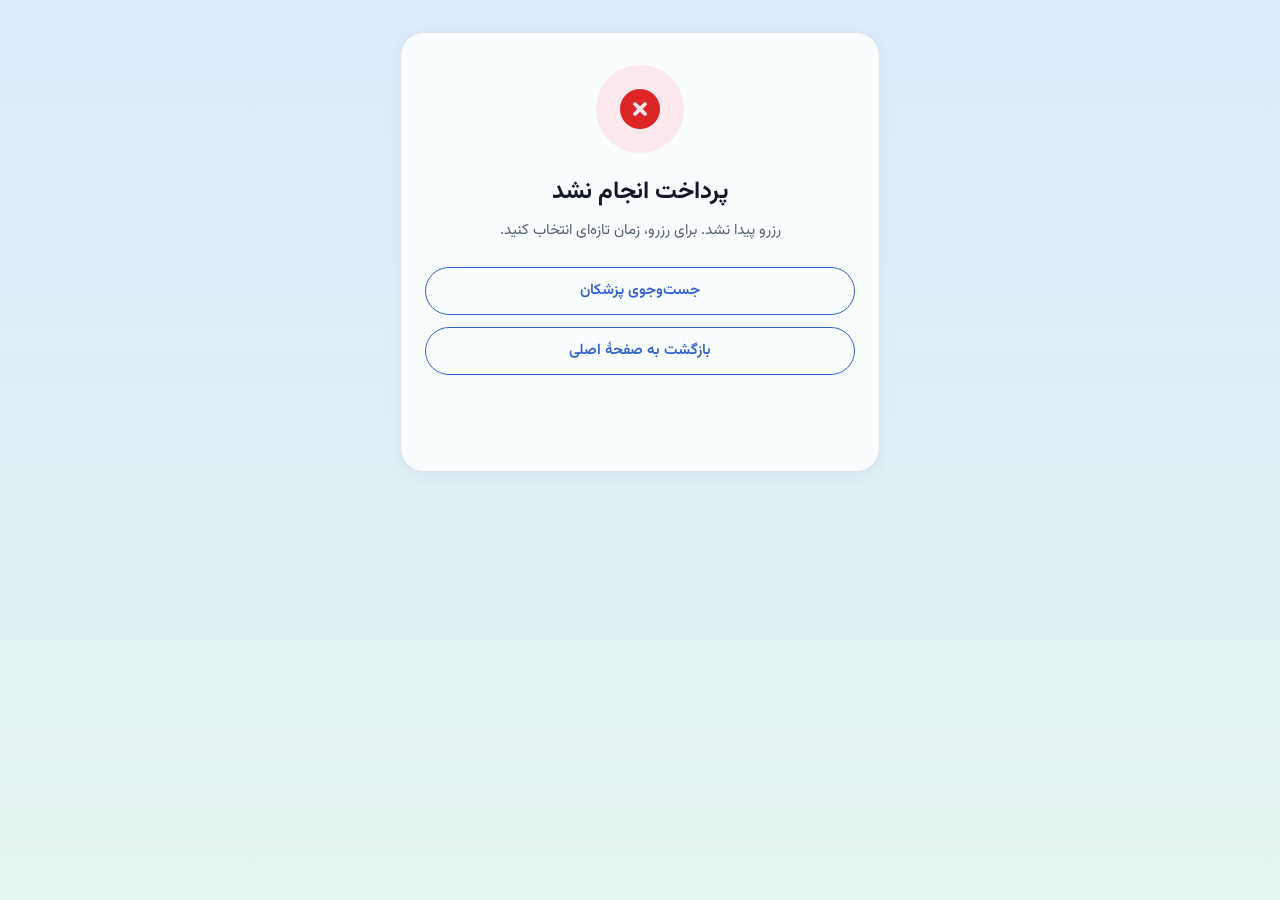
<file: html/P07-payment-failure.html>
<!DOCTYPE html>
<html lang="fa" dir="rtl">
<head>
	<meta charset="UTF-8">
	<meta name="viewport" content="width=device-width, initial-scale=1.0">
	<title>پرداخت ناموفق - نوبتینو</title>
	<link href="https://fonts.googleapis.com/css2?family=Inter:wght@400;500;600;700&family=Vazirmatn:wght@400;500;600;700&display=swap" rel="stylesheet">
	<link rel="stylesheet" href="https://cdnjs.cloudflare.com/ajax/libs/font-awesome/6.4.0/css/all.min.css">
	<style>
		:root {
			--primary: #3262CE;
			--primary-light: #E7F0FB;
			--dark: #111B30;
			--text-primary: #111827;
			--text-secondary: #526174;
			--card-bg: #FAFDFE;
			--border: #DCE6EB;
			--error: #DC2626;
			--error-bg: #FCE9EE;
			--error-text: #B91C1C;
			--white: #FFFFFF;
			--shadow: 0 4px 16px rgba(17, 27, 48, 0.05);
		}

		* {
			margin: 0;
			padding: 0;
			box-sizing: border-box;
		}

		body {
			background: linear-gradient(180deg, #DCEBFC 0%, #E5F5F0 100%);
			background-attachment: fixed;
			min-height: 100vh;
			color: var(--text-primary);
			font-family: 'Vazirmatn', system-ui, sans-serif;
			font-size: 16px;
			line-height: 1.6;
		}

		.container {
			max-width: 1200px;
			margin: 0 auto;
			padding: 0 20px;
		}

		.page-content {
			padding: 32px 0 48px;
			display: flex;
			justify-content: center;
		}

		.result-card {
			width: 100%;
			max-width: 480px;
			background: var(--card-bg);
			border: 1px solid var(--border);
			border-radius: 24px;
			box-shadow: var(--shadow);
			padding: 32px 24px;
			text-align: center;
		}

		.result-icon {
			width: 88px;
			height: 88px;
			margin: 0 auto 20px;
			border-radius: 50%;
			background: var(--error-bg);
			color: var(--error);
			display: flex;
			align-items: center;
			justify-content: center;
			font-size: 40px;
		}

		.result-card h1 {
			font-size: 24px;
			font-weight: 700;
			color: var(--text-primary);
			margin-bottom: 8px;
		}

		.result-card > p {
			font-size: 15px;
			color: var(--text-secondary);
			margin-bottom: 24px;
		}

		.receipt {
			background: var(--error-bg);
			border-radius: 20px;
			padding: 16px;
			text-align: right;
			margin-bottom: 24px;
		}

		.receipt-row {
			display: flex;
			justify-content: space-between;
			gap: 16px;
			padding: 6px 0;
			font-size: 15px;
			color: var(--error-text);
		}

		.receipt-row strong {
			color: var(--text-primary);
			font-weight: 600;
		}

		.result-actions {
			display: grid;
			gap: 12px;
		}

		.btn {
			display: inline-flex;
			align-items: center;
			justify-content: center;
			gap: 8px;
			min-height: 48px;
			padding: 0 20px;
			border-radius: 999px;
			border: none;
			cursor: pointer;
			font-family: inherit;
			font-size: 15px;
			font-weight: 600;
			text-decoration: none;
			transition: background-color 0.2s;
		}

		.btn:hover { text-decoration: none; }

		.btn-primary {
			background: var(--primary);
			color: var(--white);
		}

		.btn-primary:hover { background: #2654B8; }

		.btn-secondary {
			background: transparent;
			border: 1.5px solid var(--primary);
			color: var(--primary);
		}

		.btn-secondary:hover { background: var(--primary-light); }

		.auto-return {
			margin-top: 16px;
			font-size: 14px;
			color: var(--text-secondary);
			min-height: 24px;
		}

		[hidden] { display: none !important; }

		@media (max-width: 480px) {
			.container { padding: 0 16px; }
			.page-content { padding: 24px 0 32px; }
			.result-card { padding: 24px 20px; border-radius: 20px; }
		}

		@media (prefers-reduced-motion: reduce) {
			* { transition: none !important; }
		}

		:focus-visible {
			outline: 2px solid var(--primary);
			outline-offset: 2px;
		}
	</style>
</head>
<body>
	<header></header>

	<main class="container page-content">
		<section class="result-card" aria-labelledby="resultTitle">
			<div class="result-icon"><i class="fas fa-circle-xmark" aria-hidden="true"></i></div>
			<h1 id="resultTitle">پرداخت انجام نشد</h1>
			<p id="resultMessage">تراکنش توسط درگاه رد شد. مبلغی از حساب شما کسر نشده و نوبت ثبت نشده است.</p>

			<div class="receipt">
				<div class="receipt-row"><span>پزشک:</span><strong id="receiptDoctor">—</strong></div>
				<div class="receipt-row"><span>زمان ویزیت:</span><strong id="receiptTime">—</strong></div>
				<div class="receipt-row"><span>شمارهٔ رزرو:</span><strong id="receiptReservation">—</strong></div>
			</div>

			<div class="result-actions">
				<a class="btn btn-primary" id="retryLink" href="P07-payment-gateway.html">
					<i class="fas fa-rotate-right" aria-hidden="true"></i> تلاش دوباره برای رزرو و پرداخت
				</a>
				<a class="btn btn-secondary" id="doctorLink" href="P02-doctor-details.html">
					انتخاب زمان دیگری برای نوبت
				</a>
				<a class="btn btn-secondary" href="P01-landing.html">بازگشت به صفحهٔ اصلی</a>
			</div>
			<p class="auto-return" id="autoReturn" aria-live="polite"></p>
		</section>
	</main>

	<script src="../js/doctors-data.js"></script>
	<script src="../js/reservation-system.js"></script>
	<script src="../js/payment-flow.js"></script>
	<script>
		(function () {
			const { reservation, demo } = PaymentFlow.getReservation();
			const retry = document.getElementById('retryLink');
			const doctor = document.getElementById('doctorLink');
			doctor.href = PaymentFlow.doctorUrl(reservation);

			if (demo) {
				PaymentFlow.fill('resultMessage', 'پرداخت آزمایشی ناموفق بود و نوبتی ثبت نشده است.');
				PaymentFlow.fillReceipt('receipt', null);
				PaymentFlow.fill('doctorLink', 'جست‌وجوی پزشکان');
				return;
			}
			if (!reservation) {
				PaymentFlow.fill('resultMessage', 'رزرو پیدا نشد. برای رزرو، زمان تازه‌ای انتخاب کنید.');
				PaymentFlow.fill('doctorLink', 'جست‌وجوی پزشکان');
				document.querySelector('.receipt').hidden = true;
				retry.hidden = true;
				return;
			}
			if (reservation.status === ReservationSystem.STATES.CONFIRMED) {
				location.replace(PaymentFlow.url(PaymentFlow.SUCCESS, reservation));
				return;
			}

			PaymentFlow.fillReceipt('receipt', reservation);
			const reason = new URLSearchParams(location.search).get('reason');
			if (reason === 'expired' || reservation.status === ReservationSystem.STATES.EXPIRED) {
				PaymentFlow.fill('resultMessage', 'مهلت نگهداری نوبت تمام شد. لطفاً زمان ویزیت را دوباره انتخاب کنید.');
			} else if (reason === 'unavailable') {
				PaymentFlow.fill('resultMessage', 'این رزرو دیگر قابل پرداخت نیست. لطفاً زمان ویزیت را دوباره انتخاب کنید.');
			}
			if (reservation.visitDate) retry.href = PaymentFlow.doctorUrl(reservation, true);
			else retry.hidden = true;

			PaymentFlow.autoReturn(doctor.href, 10);
		})();
	</script>
</body>
</html>
</file>
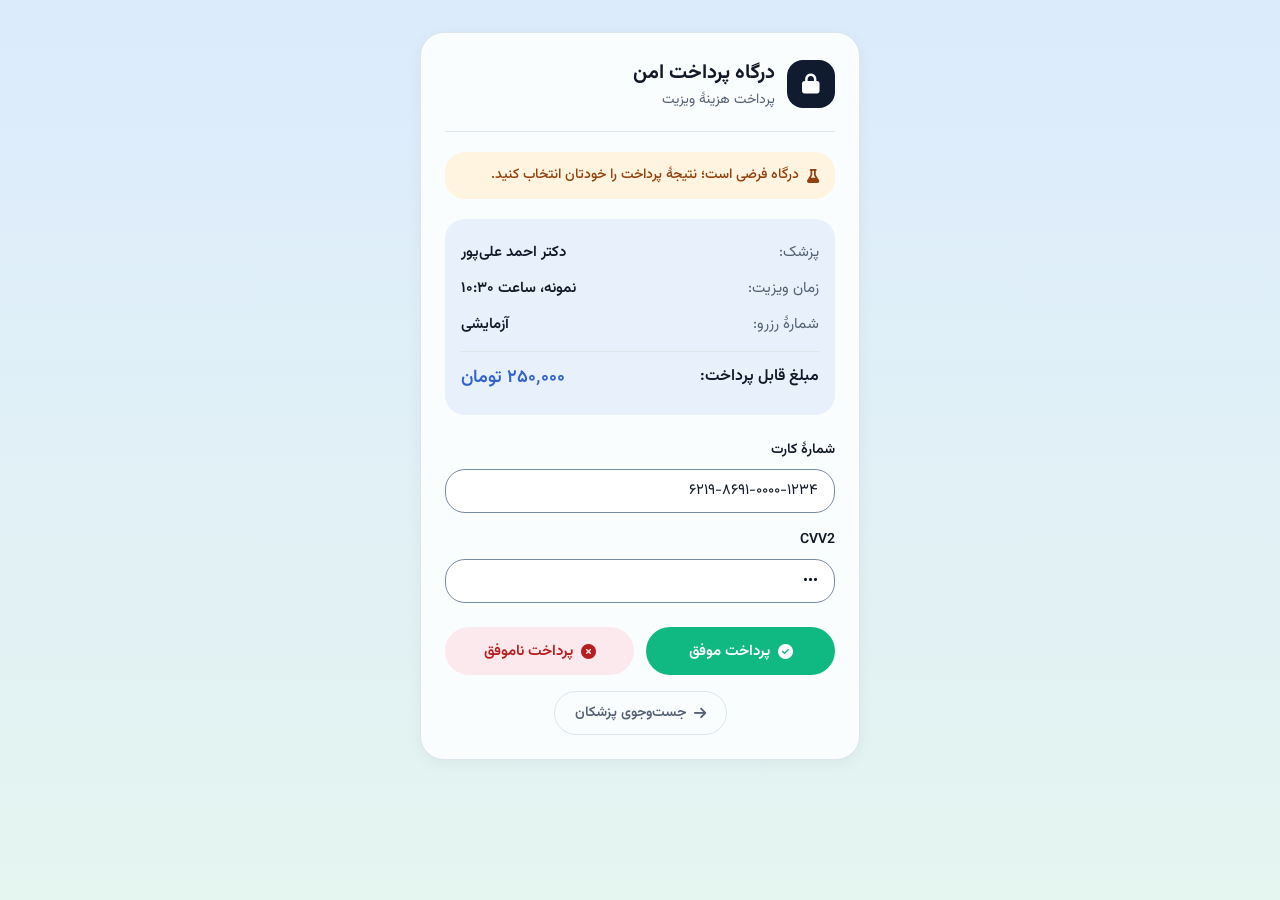
<file: html/P07-payment-gateway.html>
<!DOCTYPE html>
<html lang="fa" dir="rtl">
<head>
	<meta charset="UTF-8">
	<meta name="viewport" content="width=device-width, initial-scale=1.0">
	<meta name="robots" content="noindex">
	<title>درگاه پرداخت - نوبتینو</title>
	<link href="https://fonts.googleapis.com/css2?family=Inter:wght@400;500;600;700&family=Vazirmatn:wght@400;500;600;700&display=swap" rel="stylesheet">
	<link rel="stylesheet" href="https://cdnjs.cloudflare.com/ajax/libs/font-awesome/6.4.0/css/all.min.css">
	<style>
		:root {
			--primary: #3262CE;
			--primary-light: #E7F0FB;
			--dark: #111B30;
			--text-primary: #111827;
			--text-secondary: #526174;
			--card-bg: #FAFDFE;
			--border: #DCE6EB;
			--input-border: #788BA2;
			--success: #10B981;
			--success-bg: #E6F6EB;
			--success-text: #047857;
			--error: #DC2626;
			--error-bg: #FCE9EE;
			--error-text: #B91C1C;
			--amber-bg: #FFF4DF;
			--amber-text: #92400E;
			--white: #FFFFFF;
			--shadow: 0 4px 16px rgba(17, 27, 48, 0.05);
		}

		* {
			margin: 0;
			padding: 0;
			box-sizing: border-box;
		}

		body {
			background: linear-gradient(180deg, #DCEBFC 0%, #E5F5F0 100%);
			background-attachment: fixed;
			min-height: 100vh;
			color: var(--text-primary);
			font-family: 'Vazirmatn', system-ui, sans-serif;
			font-size: 16px;
			line-height: 1.6;
		}

		.container {
			max-width: 1200px;
			margin: 0 auto;
			padding: 0 20px;
		}

		.page-content {
			padding: 32px 0 48px;
			display: flex;
			justify-content: center;
		}

		.gateway-card {
			width: 100%;
			max-width: 440px;
			background: var(--card-bg);
			border: 1px solid var(--border);
			border-radius: 24px;
			box-shadow: var(--shadow);
			padding: 24px;
		}

		.gateway-head {
			display: flex;
			align-items: center;
			gap: 12px;
			padding-bottom: 20px;
			margin-bottom: 20px;
			border-bottom: 1px solid var(--border);
		}

		.gateway-icon {
			width: 48px;
			height: 48px;
			border-radius: 16px;
			background: var(--dark);
			color: var(--white);
			display: flex;
			align-items: center;
			justify-content: center;
			font-size: 20px;
			flex-shrink: 0;
		}

		.gateway-head h1 {
			font-size: 20px;
			font-weight: 700;
			color: var(--text-primary);
		}

		.gateway-head p {
			font-size: 14px;
			color: var(--text-secondary);
		}

		.demo-note {
			display: flex;
			align-items: center;
			gap: 8px;
			background: var(--amber-bg);
			color: var(--amber-text);
			border-radius: 20px;
			padding: 12px 16px;
			font-size: 14px;
			font-weight: 500;
			margin-bottom: 20px;
		}

		.summary {
			background: var(--primary-light);
			border-radius: 20px;
			padding: 16px;
			margin-bottom: 24px;
		}

		.summary-row {
			display: flex;
			justify-content: space-between;
			gap: 16px;
			font-size: 15px;
			color: var(--text-secondary);
			padding: 6px 0;
		}

		.summary-row strong {
			color: var(--text-primary);
			font-weight: 600;
			text-align: left;
		}

		.summary-row.total {
			margin-top: 8px;
			padding-top: 12px;
			border-top: 1px solid var(--border);
			font-size: 16px;
			color: var(--text-primary);
			font-weight: 600;
		}

		.summary-row.total strong {
			color: var(--primary);
			font-size: 18px;
		}

		.field {
			margin-bottom: 16px;
		}

		.field label {
			display: block;
			font-size: 14px;
			font-weight: 600;
			margin-bottom: 8px;
		}

		.field input {
			width: 100%;
			min-height: 44px;
			padding: 0 16px;
			border: 1px solid var(--input-border);
			border-radius: 20px;
			background: var(--white);
			font-family: inherit;
			font-size: 15px;
			color: var(--text-primary);
		}

		.field input:focus {
			outline: 2px solid var(--primary);
			outline-offset: 2px;
			border-color: var(--primary);
		}

		.gateway-actions {
			display: grid;
			grid-template-columns: 1fr 1fr;
			gap: 12px;
			margin-top: 24px;
		}

		.btn {
			display: inline-flex;
			align-items: center;
			justify-content: center;
			gap: 8px;
			min-height: 48px;
			padding: 0 20px;
			border-radius: 999px;
			border: none;
			cursor: pointer;
			font-family: inherit;
			font-size: 15px;
			font-weight: 600;
			text-decoration: none;
			transition: background-color 0.2s, opacity 0.2s;
		}

		.btn:hover { text-decoration: none; }

		.btn-success {
			background: var(--success);
			color: var(--white);
		}

		.btn-success:hover { background: #0A9E6E; }

		.btn-fail {
			background: var(--error-bg);
			color: var(--error-text);
		}

		.btn-fail:hover { background: #F9D6DF; }

		.btn-ghost {
			background: transparent;
			border: 1.5px solid var(--border);
			color: var(--text-secondary);
			font-size: 14px;
			min-height: 44px;
		}

		.btn-ghost:hover { background: var(--white); }

		.back-link {
			margin-top: 16px;
			display: flex;
			justify-content: center;
		}

		.btn[disabled] {
			opacity: 0.7;
			cursor: progress;
		}

		.processing {
			display: none;
			align-items: center;
			justify-content: center;
			gap: 12px;
			min-height: 48px;
			font-weight: 600;
			color: var(--text-primary);
		}

		.processing.active { display: flex; }

		.spinner {
			width: 18px;
			height: 18px;
			border: 2px solid var(--border);
			border-top-color: var(--primary);
			border-radius: 50%;
			animation: spin 0.8s linear infinite;
		}

		@keyframes spin {
			to { transform: rotate(360deg); }
		}

		[hidden] { display: none !important; }

		@media (max-width: 480px) {
			.container { padding: 0 16px; }
			.page-content { padding: 24px 0 32px; }
			.gateway-card { padding: 20px; border-radius: 20px; }
			.gateway-actions { grid-template-columns: 1fr; }
		}

		@media (prefers-reduced-motion: reduce) {
			* { transition: none !important; animation-duration: 0.01ms !important; }
		}

		:focus-visible {
			outline: 2px solid var(--primary);
			outline-offset: 2px;
		}
	</style>
</head>
<body>
	<header></header>

	<main class="container page-content">
		<section class="gateway-card" aria-labelledby="gatewayTitle">
			<div class="gateway-head">
				<div class="gateway-icon"><i class="fas fa-lock" aria-hidden="true"></i></div>
				<div>
					<h1 id="gatewayTitle">درگاه پرداخت امن</h1>
					<p>پرداخت هزینهٔ ویزیت</p>
				</div>
			</div>

			<div class="demo-note">
				<i class="fas fa-flask" aria-hidden="true"></i>
				<span id="gatewayMessage" role="status">درگاه فرضی است؛ نتیجهٔ پرداخت را خودتان انتخاب کنید.</span>
			</div>

			<div class="summary">
				<div class="summary-row"><span>پزشک:</span><strong id="summaryDoctor">—</strong></div>
				<div class="summary-row"><span>زمان ویزیت:</span><strong id="summaryTime">—</strong></div>
				<div class="summary-row"><span>شمارهٔ رزرو:</span><strong id="summaryReservation">—</strong></div>
				<div class="summary-row total"><span>مبلغ قابل پرداخت:</span><strong id="summaryAmount">—</strong></div>
			</div>

			<form id="gatewayForm" novalidate>
				<div class="field">
					<label for="cardNumber">شمارهٔ کارت</label>
					<input type="text" id="cardNumber" inputmode="numeric" autocomplete="off" value="۶۲۱۹-۸۶۹۱-۰۰۰۰-۱۲۳۴">
				</div>
				<div class="field">
					<label for="cvv2">CVV2</label>
					<input type="password" id="cvv2" inputmode="numeric" maxlength="4" value="123">
				</div>

				<div class="gateway-actions" id="gatewayActions">
					<button type="submit" class="btn btn-success" data-result="success">
						<i class="fas fa-circle-check" aria-hidden="true"></i> پرداخت موفق
					</button>
					<button type="submit" class="btn btn-fail" data-result="failure">
						<i class="fas fa-circle-xmark" aria-hidden="true"></i> پرداخت ناموفق
					</button>
				</div>
			</form>

			<div class="processing" id="processing" role="status" aria-live="polite">
				<span class="spinner" aria-hidden="true"></span>
				<span id="processingText">در حال پردازش پرداخت…</span>
			</div>

			<div class="back-link">
				<a class="btn btn-ghost" id="backLink" href="P02-doctor-details.html">
					<i class="fas fa-arrow-right" aria-hidden="true"></i> <span>بازگشت به صفحهٔ پزشک</span>
				</a>
			</div>
		</section>
	</main>

	<script src="../js/doctors-data.js"></script>
	<script src="../js/reservation-system.js"></script>
	<script src="../js/payment-flow.js"></script>
	<script>
		(function () {
			const { reservation, demo } = PaymentFlow.getReservation(true);
			const form = document.getElementById('gatewayForm');
			const back = document.getElementById('backLink');
			const processing = document.getElementById('processing');
			const buttons = form.querySelectorAll('button');
			let submitted = false;

			if (reservation || demo) PaymentFlow.fillReceipt('summary', reservation);
			back.href = PaymentFlow.doctorUrl(reservation, true);
			if (!reservation) back.querySelector('span').textContent = 'جست‌وجوی پزشکان';

			function showInactive(record) {
				if (record.status === ReservationSystem.STATES.CONFIRMED) {
					location.replace(PaymentFlow.url(PaymentFlow.SUCCESS, record));
					return;
				}
				const expired = record.status === ReservationSystem.STATES.EXPIRED ||
					(ReservationSystem.isPaymentPending(record) && Date.parse(record.expiresAt) <= Date.now());
				if (expired && ReservationSystem.isPaymentPending(record)) ReservationSystem.checkExpiration(record.id);
				location.replace(PaymentFlow.url(PaymentFlow.FAILURE, record, expired ? 'expired' : 'unavailable'));
			}

			if (!reservation && !demo) {
				form.hidden = true;
				document.querySelector('.summary').hidden = true;
				PaymentFlow.fill('gatewayMessage', 'رزرو پیدا نشد. زمان ویزیت را از صفحهٔ پزشک انتخاب کنید.');
				return;
			}
			if (reservation && !PaymentFlow.canPay(reservation)) {
				showInactive(reservation);
				return;
			}

			form.addEventListener('submit', event => {
				event.preventDefault();
				const result = event.submitter?.dataset.result;
				if (submitted || (result !== 'success' && result !== 'failure')) return;
				submitted = true;
				buttons.forEach(button => { button.disabled = true; });
				processing.classList.add('active');
				PaymentFlow.fill('processingText', 'در حال ثبت نتیجهٔ پرداخت آزمایشی…');

				setTimeout(() => {
					try {
						const destination = result === 'success' ? PaymentFlow.SUCCESS : PaymentFlow.FAILURE;
						if (demo) {
							location.replace(PaymentFlow.url(destination, null));
							return;
						}

						const { reservation: current } = PaymentFlow.getReservation();
						if (!current) throw new Error('Reservation unavailable');
						if (!PaymentFlow.canPay(current)) {
							showInactive(current);
							return;
						}

						const initiated = ReservationSystem.initiatePayment(current.id);
						if (!initiated.success) {
							showInactive(ReservationSystem.getReservation(current.id) || current);
							return;
						}

						const payment = result === 'success'
							? ReservationSystem.confirmPayment(current.id, 'TRX-' + current.id.slice(4))
							: ReservationSystem.failPayment(current.id, 'تراکنش آزمایشی رد شد');
						if (!payment.success) {
							if (payment.error === 'EXPIRED') {
								location.replace(PaymentFlow.url(PaymentFlow.FAILURE, current, 'expired'));
								return;
							}
							throw new Error('Could not save payment result');
						}
						location.replace(PaymentFlow.url(destination, current));
					} catch {
						processing.classList.remove('active');
						PaymentFlow.fill('gatewayMessage', 'ثبت نتیجه ممکن نشد. دوباره تلاش کنید یا به صفحهٔ پزشک برگردید.');
						buttons.forEach(button => { button.disabled = false; });
						submitted = false;
					}
				}, 600);
			});
		})();
	</script>
</body>
</html>
</file>
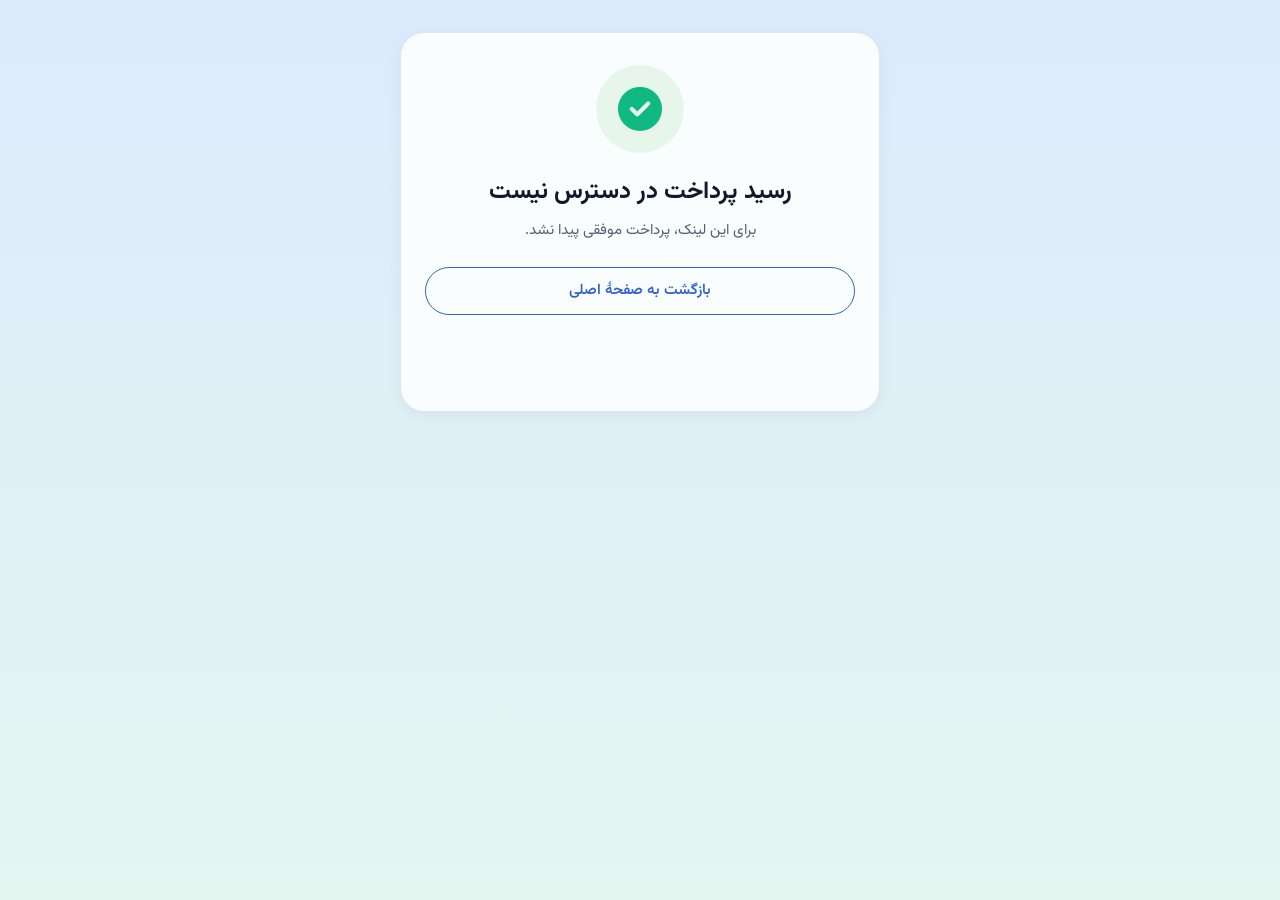
<file: html/P07-payment-success.html>
<!DOCTYPE html>
<html lang="fa" dir="rtl">
<head>
	<meta charset="UTF-8">
	<meta name="viewport" content="width=device-width, initial-scale=1.0">
	<title>پرداخت موفق - نوبتینو</title>
	<link href="https://fonts.googleapis.com/css2?family=Inter:wght@400;500;600;700&family=Vazirmatn:wght@400;500;600;700&display=swap" rel="stylesheet">
	<link rel="stylesheet" href="https://cdnjs.cloudflare.com/ajax/libs/font-awesome/6.4.0/css/all.min.css">
	<style>
		:root {
			--primary: #3262CE;
			--primary-light: #E7F0FB;
			--dark: #111B30;
			--text-primary: #111827;
			--text-secondary: #526174;
			--card-bg: #FAFDFE;
			--border: #DCE6EB;
			--success: #10B981;
			--success-bg: #E6F6EB;
			--success-text: #047857;
			--white: #FFFFFF;
			--shadow: 0 4px 16px rgba(17, 27, 48, 0.05);
		}

		* {
			margin: 0;
			padding: 0;
			box-sizing: border-box;
		}

		body {
			background: linear-gradient(180deg, #DCEBFC 0%, #E5F5F0 100%);
			background-attachment: fixed;
			min-height: 100vh;
			color: var(--text-primary);
			font-family: 'Vazirmatn', system-ui, sans-serif;
			font-size: 16px;
			line-height: 1.6;
		}

		.container {
			max-width: 1200px;
			margin: 0 auto;
			padding: 0 20px;
		}

		.page-content {
			padding: 32px 0 48px;
			display: flex;
			justify-content: center;
		}

		.result-card {
			width: 100%;
			max-width: 480px;
			background: var(--card-bg);
			border: 1px solid var(--border);
			border-radius: 24px;
			box-shadow: var(--shadow);
			padding: 32px 24px;
			text-align: center;
		}

		.result-icon {
			width: 88px;
			height: 88px;
			margin: 0 auto 20px;
			border-radius: 50%;
			background: var(--success-bg);
			color: var(--success);
			display: flex;
			align-items: center;
			justify-content: center;
			font-size: 44px;
		}

		.result-card h1 {
			font-size: 24px;
			font-weight: 700;
			color: var(--text-primary);
			margin-bottom: 8px;
		}

		.result-card > p {
			font-size: 15px;
			color: var(--text-secondary);
			margin-bottom: 24px;
		}

		.receipt {
			background: var(--primary-light);
			border-radius: 20px;
			padding: 16px;
			text-align: right;
			margin-bottom: 24px;
		}

		.receipt-row {
			display: flex;
			justify-content: space-between;
			gap: 16px;
			padding: 6px 0;
			font-size: 15px;
			color: var(--text-secondary);
		}

		.receipt-row strong {
			color: var(--text-primary);
			font-weight: 600;
		}

		.result-actions {
			display: grid;
			gap: 12px;
		}

		.btn {
			display: inline-flex;
			align-items: center;
			justify-content: center;
			gap: 8px;
			min-height: 48px;
			padding: 0 20px;
			border-radius: 999px;
			border: none;
			cursor: pointer;
			font-family: inherit;
			font-size: 15px;
			font-weight: 600;
			text-decoration: none;
			transition: background-color 0.2s;
		}

		.btn:hover { text-decoration: none; }

		.btn-primary {
			background: var(--primary);
			color: var(--white);
		}

		.btn-primary:hover { background: #2654B8; }

		.btn-secondary {
			background: transparent;
			border: 1.5px solid var(--primary);
			color: var(--primary);
		}

		.btn-secondary:hover { background: var(--primary-light); }

		.auto-return {
			margin-top: 16px;
			font-size: 14px;
			color: var(--text-secondary);
			min-height: 24px;
		}

		[hidden] { display: none !important; }

		@media (max-width: 480px) {
			.container { padding: 0 16px; }
			.page-content { padding: 24px 0 32px; }
			.result-card { padding: 24px 20px; border-radius: 20px; }
		}

		@media (prefers-reduced-motion: reduce) {
			* { transition: none !important; }
		}

		:focus-visible {
			outline: 2px solid var(--primary);
			outline-offset: 2px;
		}
	</style>
</head>
<body>
	<header></header>

	<main class="container page-content">
		<section class="result-card" aria-labelledby="resultTitle">
			<div class="result-icon"><i class="fas fa-circle-check" aria-hidden="true"></i></div>
			<h1 id="resultTitle">پرداخت با موفقیت انجام شد</h1>
			<p id="resultMessage">نوبت شما ثبت شد. جزئیات آن در پنل کاربر قابل مشاهده است.</p>

			<div class="receipt">
				<div class="receipt-row"><span>پزشک:</span><strong id="receiptDoctor">—</strong></div>
				<div class="receipt-row"><span>زمان ویزیت:</span><strong id="receiptTime">—</strong></div>
				<div class="receipt-row"><span>مبلغ پرداخت‌شده:</span><strong id="receiptAmount">—</strong></div>
				<div class="receipt-row"><span>کد پیگیری:</span><strong id="receiptTrace">—</strong></div>
				<div class="receipt-row"><span>شمارهٔ رزرو:</span><strong id="receiptReservation">—</strong></div>
			</div>

			<div class="result-actions">
				<a class="btn btn-primary" id="panelLink" href="P04-user-panel.html">
					<i class="fas fa-calendar-check" aria-hidden="true"></i> مشاهدهٔ نوبت‌های من
				</a>
				<a class="btn btn-secondary" href="P01-landing.html">بازگشت به صفحهٔ اصلی</a>
			</div>
			<p class="auto-return" id="autoReturn" aria-live="polite"></p>
		</section>
	</main>

	<script src="../js/doctors-data.js"></script>
	<script src="../js/reservation-system.js"></script>
	<script src="../js/payment-flow.js"></script>
	<script>
		(function () {
			const { reservation, demo } = PaymentFlow.getReservation();
			const panel = document.getElementById('panelLink');
			if (demo) {
				PaymentFlow.fill('resultMessage', 'این نتیجه آزمایشی است و نوبتی ثبت نشده است.');
				PaymentFlow.fillReceipt('receipt', null);
				PaymentFlow.fill('receiptTrace', 'آزمایشی');
				panel.hidden = true;
				return;
			}
			if (reservation?.status !== ReservationSystem.STATES.CONFIRMED) {
				PaymentFlow.fill('resultTitle', 'رسید پرداخت در دسترس نیست');
				PaymentFlow.fill('resultMessage', 'برای این لینک، پرداخت موفقی پیدا نشد.');
				document.querySelector('.receipt').hidden = true;
				panel.hidden = true;
				return;
			}

			PaymentFlow.fillReceipt('receipt', reservation);
			PaymentFlow.fill('receiptTrace', reservation.transactionId || '—');
			PaymentFlow.autoReturn(panel.href, 8);
		})();
	</script>
</body>
</html>
</file>
<file: css/P03-account.css>
/* Header controls use the shared Nobatino surface, focus and spacing values. */
.p03-header-tools {
  display: flex;
  align-items: center;
  gap: 8px;
}
[data-p03-account][hidden], [data-p03-guest][hidden], [data-account-panel][hidden], .p03-account-menu[hidden] { display: none !important; }
.p03-account {
  position: relative;
  flex: none;
  direction: rtl;
  color: #111B30;
}
.p03-index-account { display: flex; justify-content: flex-end; margin-block-end: 8px; }
.p03-account svg {
  display: block;
  width: 20px;
  height: 20px;
  flex: none;
  fill: none;
  stroke: currentColor;
  stroke-width: 1.7;
  stroke-linecap: round;
  stroke-linejoin: round;
}
.p03-account-toggle {
  display: flex;
  align-items: center;
  justify-content: center;
  min-height: 44px;
  gap: 8px;
  padding: 4px 8px;
  border: 1px solid #DCE6EB;
  border-radius: 999px;
  background: #FAFDFE;
  font: inherit;
  color: #111B30;
  cursor: pointer;
}
.p03-account-toggle:hover, .p03-account-toggle[aria-expanded="true"] { background: #E7F0FB; border-color: #788BA2; }
.p03-account-toggle:focus-visible, .p03-account-action:focus-visible { outline: 2px solid #3262CE; outline-offset: 2px; }
.p03-account-avatar {
  display: grid;
  place-items: center;
  width: 32px;
  height: 32px;
  overflow: hidden;
  border-radius: 999px;
  background: #E7F0FB;
  color: #111B30;
  font-size: 15px;
  font-weight: 700;
}
.p03-account-avatar img { display: block; width: 100%; height: 100%; object-fit: cover; }
.p03-account-menu {
  position: absolute;
  z-index: 5;
  inset-inline-end: 0;
  inset-block-start: calc(100% + 8px);
  width: min(240px, calc(100vw - 40px));
  padding: 8px;
  border: 1px solid #DCE6EB;
  border-radius: 24px;
  box-shadow: 0 4px 16px rgb(17 27 48 / 5%);
  background: #FAFDFE;
  text-align: start;
}
.p03-account-summary {
  display: grid;
  padding: 8px 12px 12px;
  border-bottom: 1px solid #DCE6EB;
  margin-bottom: 4px;
  font-size: 14px;
  overflow-wrap: anywhere;
}
.p03-account-summary bdi { justify-self: start; color: #526174; font-size: 13px; }
.p03-account-menu .p03-account-action {
  display: flex;
  align-items: center;
  gap: 8px;
  width: 100%;
  min-height: 44px;
  padding: 8px 12px;
  border: 0;
  border-radius: 20px;
  background: transparent;
  color: #111B30;
  font: inherit;
  font-size: 14px;
  font-weight: 600;
  line-height: 1.5;
  text-align: start;
  text-decoration: none;
  cursor: pointer;
}
.p03-account-menu .p03-account-action:hover { background: #E7F0FB; }
.p03-account-menu .p03-account-exit:hover { background: #FCE9EE; }
</file>
<file: css/P02-search.css>
:root {
	/* Shared values from docs/design-system.md */
	--ice: #DCEBFC;
	--mint: #E5F5F0;
	--surface: #FAFDFE;
	--ink: #111827;
	--muted: #526174;
	--primary: #3262CE;
	--white: #FFFFFF;
	--line: #DCE6EB;
	--control: #788BA2;
	--soft-blue: #E7F0FB;
	--soft-amber: #FFF4DF;
	--card-radius: 24px;
	--field-radius: 20px;
	--pill: 999px;
	--shadow: 0 4px 16px rgb(17 27 48 / 5%);
}

* { box-sizing: border-box; }
[hidden] { display: none !important; }
body {
	margin: 0;
	min-height: 100vh;
	background: linear-gradient(var(--ice), var(--mint));
	color: var(--ink);
	font: 400 16px/1.7 Vazirmatn, system-ui, sans-serif;
}
h1, h2, h3, p { margin: 0; }
a { color: inherit; }
button, input, select { font: inherit; }

:focus-visible {
	outline: 2px solid var(--primary);
	outline-offset: 3px;
}

.page-shell {
	width: min(100%, 1280px);
	margin-inline: auto;
	padding-inline: 16px;
}

.site-header {
	background: var(--white);
	border-block-end: 1px solid var(--line);
}
.header-content {
	display: flex;
	align-items: center;
	justify-content: space-between;
	gap: 12px;
	padding-block: 12px;
}
.brand {
	display: flex;
	flex: none;
	align-items: center;
	min-height: 44px;
}
.brand img { width: 112px; height: auto; }

.button {
	display: inline-flex;
	align-items: center;
	justify-content: center;
	min-height: 44px;
	padding: 8px 16px;
	border: 1px solid transparent;
	border-radius: var(--pill);
	font-size: 14px;
	font-weight: 600;
	line-height: 1.5;
	text-decoration: none;
	cursor: pointer;
}
.button-primary { background: var(--primary); color: var(--white); }
.button-primary:hover { box-shadow: var(--shadow); text-decoration: underline; }
.button-secondary { background: var(--surface); color: var(--primary); border-color: var(--line); }
.button-secondary:hover { background: var(--soft-blue); }

.main-content { padding-block: 24px 40px; }
h1 { font-size: 28px; line-height: 1.4; margin-block-end: 16px; }

.filters, .doctor-card, .results-message {
	background: var(--surface);
	border: 1px solid var(--line);
	border-radius: var(--card-radius);
	box-shadow: var(--shadow);
}
.filters {
	display: grid;
	grid-template-columns: minmax(0, 1fr);
	gap: 16px;
	padding: 16px;
}
.filter-field {
	display: grid;
	min-width: 0;
	gap: 4px;
}
.filter-field label {
	font-size: 14px;
	font-weight: 600;
}
.filter-field input, .filter-field select {
	width: 100%;
	min-width: 0;
	min-height: 44px;
	padding: 8px 12px;
	border: 1px solid var(--control);
	border-radius: var(--field-radius);
	background: var(--surface);
	color: var(--ink);
}
.filter-field input::placeholder { color: var(--muted); }
.filter-field select { cursor: pointer; }

.advanced-filters {
	grid-column: 1 / -1;
	padding-block-start: 12px;
	border-block-start: 1px solid var(--line);
}
.advanced-filters summary {
	gap: 8px;
	width: fit-content;
	list-style: none;
}
.advanced-filters summary::-webkit-details-marker { display: none; }
.advanced-filters summary::after {
	content: "";
	width: 6px;
	height: 6px;
	border-inline-end: 2px solid currentColor;
	border-block-end: 2px solid currentColor;
	transform: rotate(45deg);
	margin-block-end: 4px;
}
.advanced-filters[open] summary::after {
	transform: rotate(225deg);
	margin-block-end: 0;
}
.advanced-count {
	padding-inline: 8px;
	border-radius: var(--pill);
	background: var(--soft-blue);
}
.advanced-fields {
	display: grid;
	gap: 16px;
	margin-block-start: 16px;
}

.results { margin-block-start: 24px; }
.results-header {
	display: flex;
	flex-wrap: wrap;
	align-items: center;
	justify-content: space-between;
	gap: 8px 16px;
	margin-block-end: 16px;
}
.results-header h2 { font-size: 20px; }
.results-actions {
	display: flex;
	flex-wrap: wrap;
	align-items: end;
	gap: 8px 16px;
}
.sort-field { min-width: min(100%, 172px); }
.results-count { font-size: 14px; color: var(--muted); }
.results-message { padding: 24px; text-align: center; }
.doctors-grid {
	display: grid;
	grid-template-columns: minmax(0, 1fr);
	gap: 16px;
	list-style: none;
	padding: 0;
	margin: 0;
}
.doctors-grid li { min-width: 0; }
.doctor-card {
	display: flex;
	flex-direction: column;
	height: 100%;
	padding: 16px;
}
.doctor-photo {
	display: grid;
	place-items: center;
	aspect-ratio: 4 / 3;
	overflow: hidden;
	border-radius: var(--field-radius);
	background: var(--soft-blue);
	color: var(--primary);
}
.doctor-photo > * { grid-area: 1 / 1; }
.doctor-initial { font-size: 32px; font-weight: 700; }
.doctor-photo img {
	display: block;
	width: 100%;
	height: 100%;
	min-height: 0;
	object-fit: cover;
	object-position: center 30%;
}
.doctor-info {
	display: flex;
	flex: 1;
	flex-direction: column;
	padding-block-start: 12px;
	overflow-wrap: anywhere;
}
.doctor-name { font-size: 18px; }
.doctor-specialty { color: var(--muted); font-size: 14px; }
.doctor-meta {
	display: flex;
	align-items: center;
	justify-content: space-between;
	flex-wrap: wrap;
	gap: 8px;
	margin-block: 12px 16px;
	font-size: 14px;
}
.doctor-rating {
	display: inline-flex;
	align-items: center;
	gap: 4px;
	padding: 4px 8px;
	border-radius: var(--pill);
	background: var(--soft-amber);
}
.doctor-facts {
	display: grid;
	gap: 8px;
	margin: 0 0 16px;
	padding-block-start: 12px;
	border-block-start: 1px solid var(--line);
	font-size: 14px;
}
.doctor-facts div { display: grid; gap: 4px; }
.doctor-facts dt { color: var(--muted); }
.doctor-facts dd { margin: 0; font-weight: 600; }
.doctor-link { margin-block-start: auto; }

@media (min-width: 600px) {
	.page-shell { padding-inline: 24px; }
	.filters, .doctors-grid { grid-template-columns: repeat(2, minmax(0, 1fr)); }
	.filters { padding: 24px; }
	.advanced-fields { grid-template-columns: repeat(2, minmax(0, 1fr)); }
	h1 { font-size: 32px; }
}
@media (min-width: 960px) {
	.main-content { padding-block-start: 40px; }
	.filters { grid-template-columns: minmax(0, 1.5fr) repeat(3, minmax(0, 1fr)); }
	.doctors-grid { grid-template-columns: repeat(4, minmax(0, 1fr)); gap: 20px; }
	.advanced-fields { grid-template-columns: repeat(3, minmax(0, 1fr)); }
}
</file>
<file: css/P03-auth.css>
/* Shared values: Nobatino docs/design-system.md. */
:root {
  color-scheme: light;
  --ice: #DCEBFC;
  --mint: #E5F5F0;
  --surface: #FAFDFE;
  --ink: #111827;
  --muted: #526174;
  --blue: #3262CE;
  --white: #FFFFFF;
  --navy: #111B30;
  --line: #DCE6EB;
  --control: #788BA2;
  --soft-blue: #E7F0FB;
  --soft-mint: #E6F6EB;
  --soft-rose: #FCE9EE;
  --card-radius: 24px;
  --field-radius: 20px;
  --pill: 999px;
  --shadow: 0 4px 16px rgb(17 27 48 / 5%);
}

*, *::before, *::after { box-sizing: border-box; }
[hidden] { display: none !important; }
body {
  margin: 0;
  min-height: 100vh;
  background: linear-gradient(180deg, var(--ice), var(--mint));
  color: var(--ink);
  font: 400 16px/1.75 Vazirmatn, Tahoma, sans-serif;
}
a { color: var(--blue); text-underline-offset: .22em; }
button, input { font: inherit; }
button { cursor: pointer; }
button:disabled { cursor: default; }
button, a, input { -webkit-tap-highlight-color: transparent; }
:focus-visible { outline: 2px solid var(--blue); outline-offset: 3px; }
h1, h2, p { margin: 0; }
.symbols { position: absolute; width: 0; height: 0; overflow: hidden; }
.visually-hidden {
  position: absolute;
  width: 1px;
  height: 1px;
  overflow: hidden;
  clip-path: inset(50%);
  white-space: nowrap;
}
.icon {
  width: 20px;
  height: 20px;
  flex: none;
  fill: none;
  stroke: currentColor;
  stroke-width: 1.7;
  stroke-linecap: round;
  stroke-linejoin: round;
}
.shell { width: min(100% - 48px, 1024px); margin-inline: auto; }
.site-header { padding-block: 12px; border-block-end: 1px solid var(--line); }
.header-row, .brand, .back-link { display: flex; align-items: center; }
.header-row { justify-content: space-between; gap: 16px; }
.brand { min-height: 44px; }
.brand img { display: block; object-fit: contain; }
.back-link {
  min-height: 44px;
  padding-inline: 16px;
  gap: 8px;
  color: var(--navy);
  border: 1px solid var(--line);
  border-radius: var(--pill);
  background: var(--surface);
  text-decoration: none;
  font-size: 14px;
  font-weight: 600;
}
main.shell { padding-block: 24px; }
.auth-card {
  display: grid;
  grid-template-columns: minmax(0, 1.12fr) minmax(0, 1fr);
  min-height: 600px;
  padding: 12px;
  border: 1px solid var(--line);
  border-radius: var(--card-radius);
  background: var(--surface);
  box-shadow: var(--shadow);
}
.form-pane { padding: 24px 40px; min-width: 0; }
.route-tabs {
  display: grid;
  grid-template-columns: repeat(2, minmax(0, 1fr));
  padding: 4px;
  gap: 4px;
  border: 1px solid var(--line);
  border-radius: var(--pill);
  background: var(--soft-blue);
  margin-block-end: 16px;
}
.route-tabs a {
  display: grid;
  min-height: 44px;
  place-items: center;
  color: var(--muted);
  border: 1px solid transparent;
  border-radius: var(--pill);
  text-decoration: none;
  font-size: 14px;
  font-weight: 700;
}
.route-tabs a[aria-current="page"] {
  background: var(--surface);
  border-color: var(--line);
  color: var(--navy);
  box-shadow: var(--shadow);
}
.intro { margin-block-end: 16px; }
h1 { color: var(--navy); font-size: 32px; line-height: 1.45; font-weight: 800; }
.intro p { color: var(--muted); margin-block-start: 8px; font-size: 15px; }
.progress {
  display: grid;
  grid-template-columns: repeat(3, minmax(0, 1fr));
  gap: 8px;
  list-style: none;
  margin: 0 0 16px;
  padding: 0;
  font-size: 13px;
}
.progress li { display: flex; gap: 4px; align-items: center; color: var(--muted); line-height: 1.5; }
.progress li[aria-current="step"] { color: var(--navy); font-weight: 700; }
.step-number {
  display: grid;
  place-items: center;
  flex: 0 0 24px;
  height: 24px;
  border-radius: var(--pill);
  background: var(--soft-blue);
  color: var(--navy);
}
.progress li[aria-current="step"] .step-number { background: var(--blue); color: var(--white); }
.progress li[data-done] .step-number { background: var(--soft-mint); }
.progress .icon { width: 14px; height: 14px; }
.auth-form { display: grid; gap: 16px; }
.field { display: grid; gap: 8px; min-width: 0; }
.field label { color: var(--navy); font-size: 14px; font-weight: 700; }
.field-box { position: relative; min-width: 0; }
.field-icon {
  pointer-events: none;
  position: absolute;
  inset-inline-start: 16px;
  top: 50%;
  transform: translateY(-50%);
  color: var(--muted);
}
.field input {
  display: block;
  width: 100%;
  min-height: 52px;
  padding: 8px 44px 8px 16px;
  border: 1px solid var(--control);
  border-radius: var(--field-radius);
  background: var(--surface);
  color: var(--ink);
  text-align: right;
}
.field input::placeholder { color: var(--muted); opacity: 1; }
.field input[aria-invalid="true"] { border-color: var(--navy); }
.field-box:has(.show-password) input { padding-left: 52px; }
.field input.otp { letter-spacing: .18em; font-variant-numeric: tabular-nums; }
.show-password {
  position: absolute;
  inset-inline-end: 4px;
  top: 4px;
  display: grid;
  width: 44px;
  height: 44px;
  place-items: center;
  padding: 0;
  border: 0;
  border-radius: var(--pill);
  background: transparent;
  color: var(--muted);
}
.show-password:hover { background: var(--soft-blue); color: var(--navy); }
.hint { color: var(--muted); font-size: 13px; }
.flow-actions, .resend-row { display: flex; flex-wrap: wrap; align-items: center; gap: 8px 16px; }
.flow-actions-centered { justify-content: center; }
.resend-row { justify-content: space-between; }
.link-action {
  display: inline-flex;
  align-items: center;
  min-height: 44px;
  width: fit-content;
  border: 0;
  padding: 0;
  background: none;
  color: var(--blue);
  font-size: 14px;
  font-weight: 700;
  text-decoration: underline;
  text-underline-offset: .22em;
}
.link-action:disabled { color: var(--muted); text-decoration: none; }
.primary {
  display: flex;
  width: 100%;
  min-height: 52px;
  align-items: center;
  justify-content: center;
  gap: 8px;
  padding: 8px 20px;
  border: 1px solid transparent;
  border-radius: var(--pill);
  background: var(--blue);
  color: var(--white);
  font-weight: 700;
  text-align: center;
  text-decoration: none;
}
.primary .icon { transform: rotate(180deg); }
.primary:hover:not(:disabled) { background: var(--navy); }
.primary:active:not(:disabled) { box-shadow: inset 0 0 0 2px var(--white); }
.primary:disabled { background: var(--soft-blue); color: var(--muted); }
.route-note { padding-block-start: 12px; text-align: center; font-size: 14px; color: var(--muted); }
.route-note .link-action { margin-inline-start: 4px; }
.notice {
  display: flex;
  align-items: flex-start;
  gap: 8px;
  padding: 12px;
  border-radius: var(--field-radius);
  color: var(--navy);
  font-size: 14px;
  background: var(--soft-blue);
  overflow-wrap: anywhere;
}
.notice .icon { margin-block-start: 2px; }
.notice p + p { margin-block-start: 4px; }
.notice-success { background: var(--soft-mint); }
.notice-error { background: var(--soft-rose); }
.demo-code { font-size: 18px; font-weight: 800; font-variant-numeric: tabular-nums; letter-spacing: .14em; }
.overview {
  display: flex;
  flex-direction: column;
  justify-content: center;
  gap: 24px;
  min-width: 0;
  padding: 40px;
  border: 1px solid var(--line);
  border-radius: var(--card-radius);
  background: linear-gradient(180deg, var(--soft-blue), var(--mint));
}
.tag {
  display: inline-flex;
  align-items: center;
  align-self: flex-start;
  gap: 8px;
  padding: 4px 12px;
  border: 1px solid var(--line);
  border-radius: var(--pill);
  background: var(--surface);
  color: var(--navy);
  font-size: 13px;
  font-weight: 600;
}
.tag .icon { width: 16px; height: 16px; color: var(--blue); }
.overview h2 { color: var(--navy); font-size: 20px; line-height: 1.55; font-weight: 800; }
.overview p { color: var(--muted); font-size: 15px; margin-block-start: 8px; }
.overview-art { display: block; width: 100%; max-width: 360px; margin-inline: auto; }
.page-note { text-align: center; color: var(--muted); font-size: 13px; padding-block-start: 16px; }

@media (max-width: 800px) {
  .auth-card { display: block; min-height: 0; }
  .overview { display: none; }
  main.shell { width: min(100% - 32px, 540px); padding-block-start: 24px; }
}
@media (max-width: 480px) {
  .site-header { padding-block: 12px; }
  .shell { width: calc(100% - 32px); }
  main.shell { padding-block-start: 16px; }
  .auth-card { padding: 0; }
  .form-pane { padding: 20px 16px; }
  h1 { font-size: 28px; }
}
</file>
